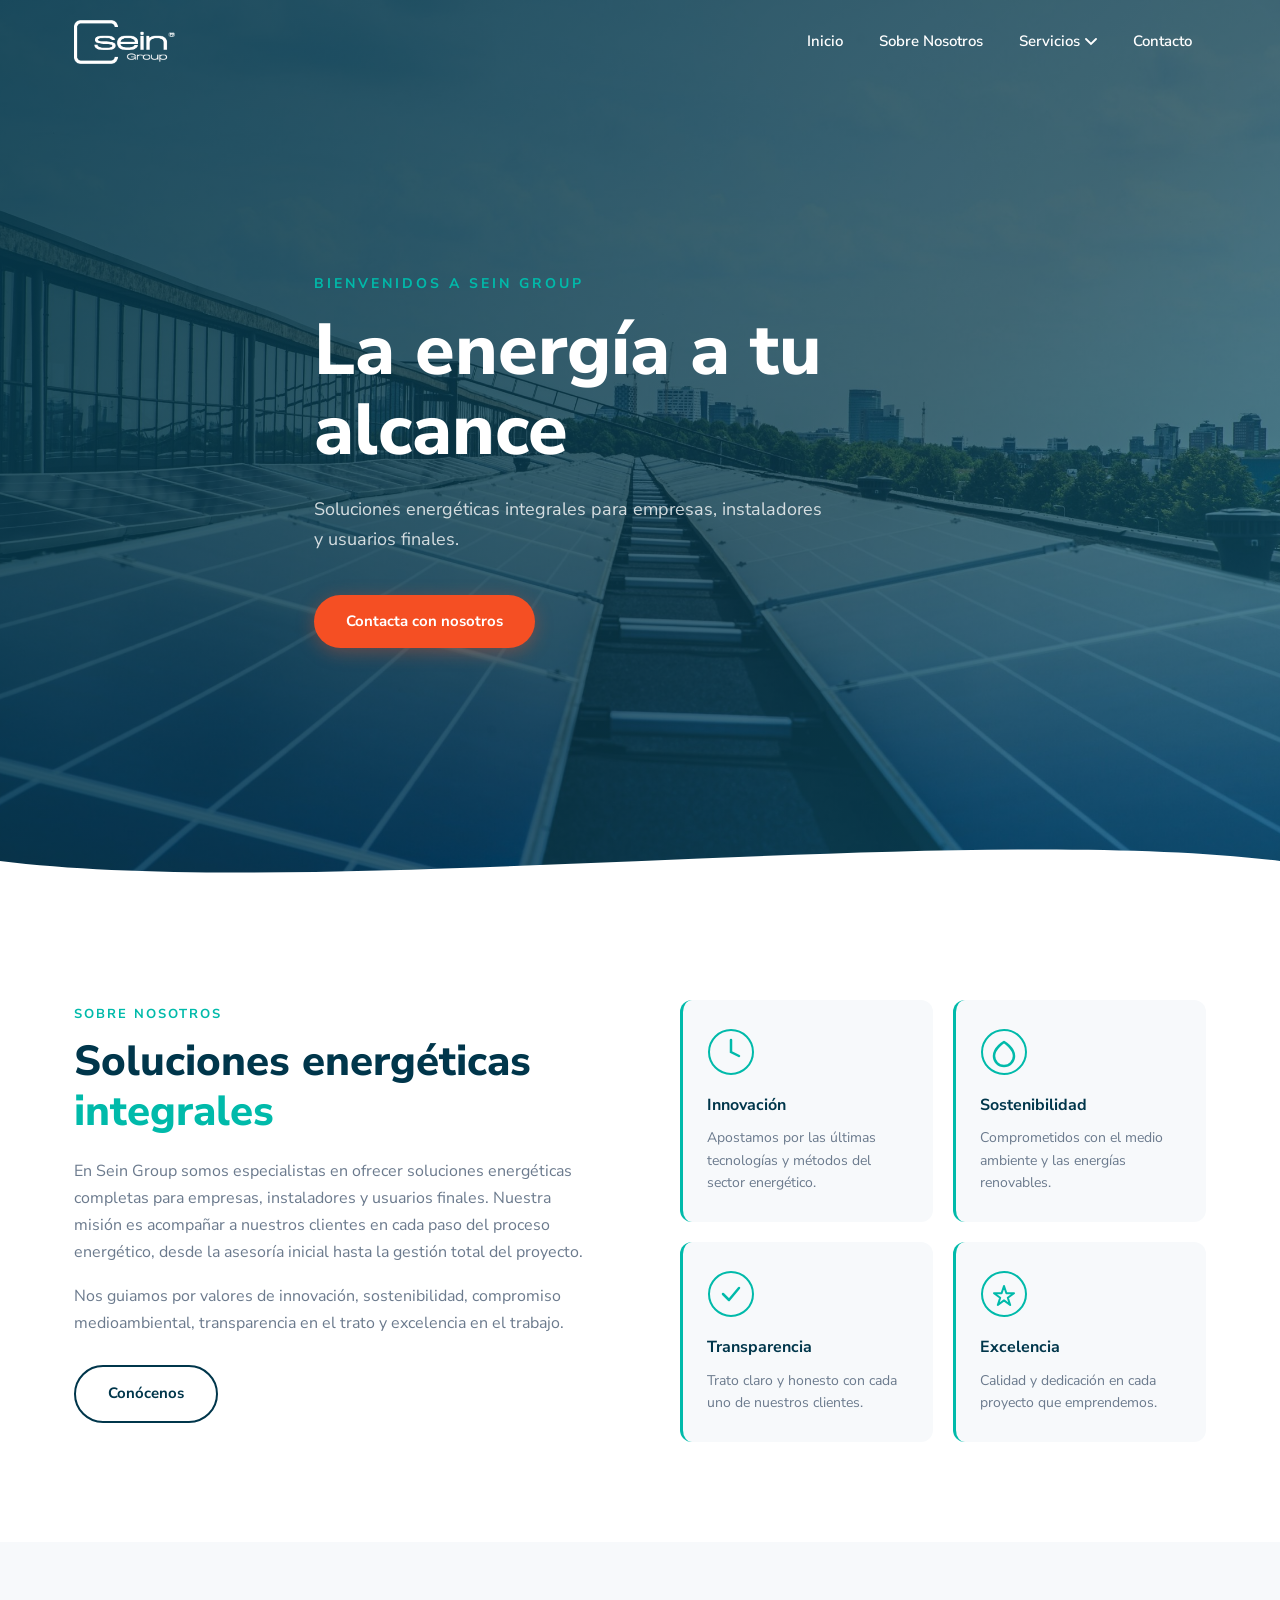
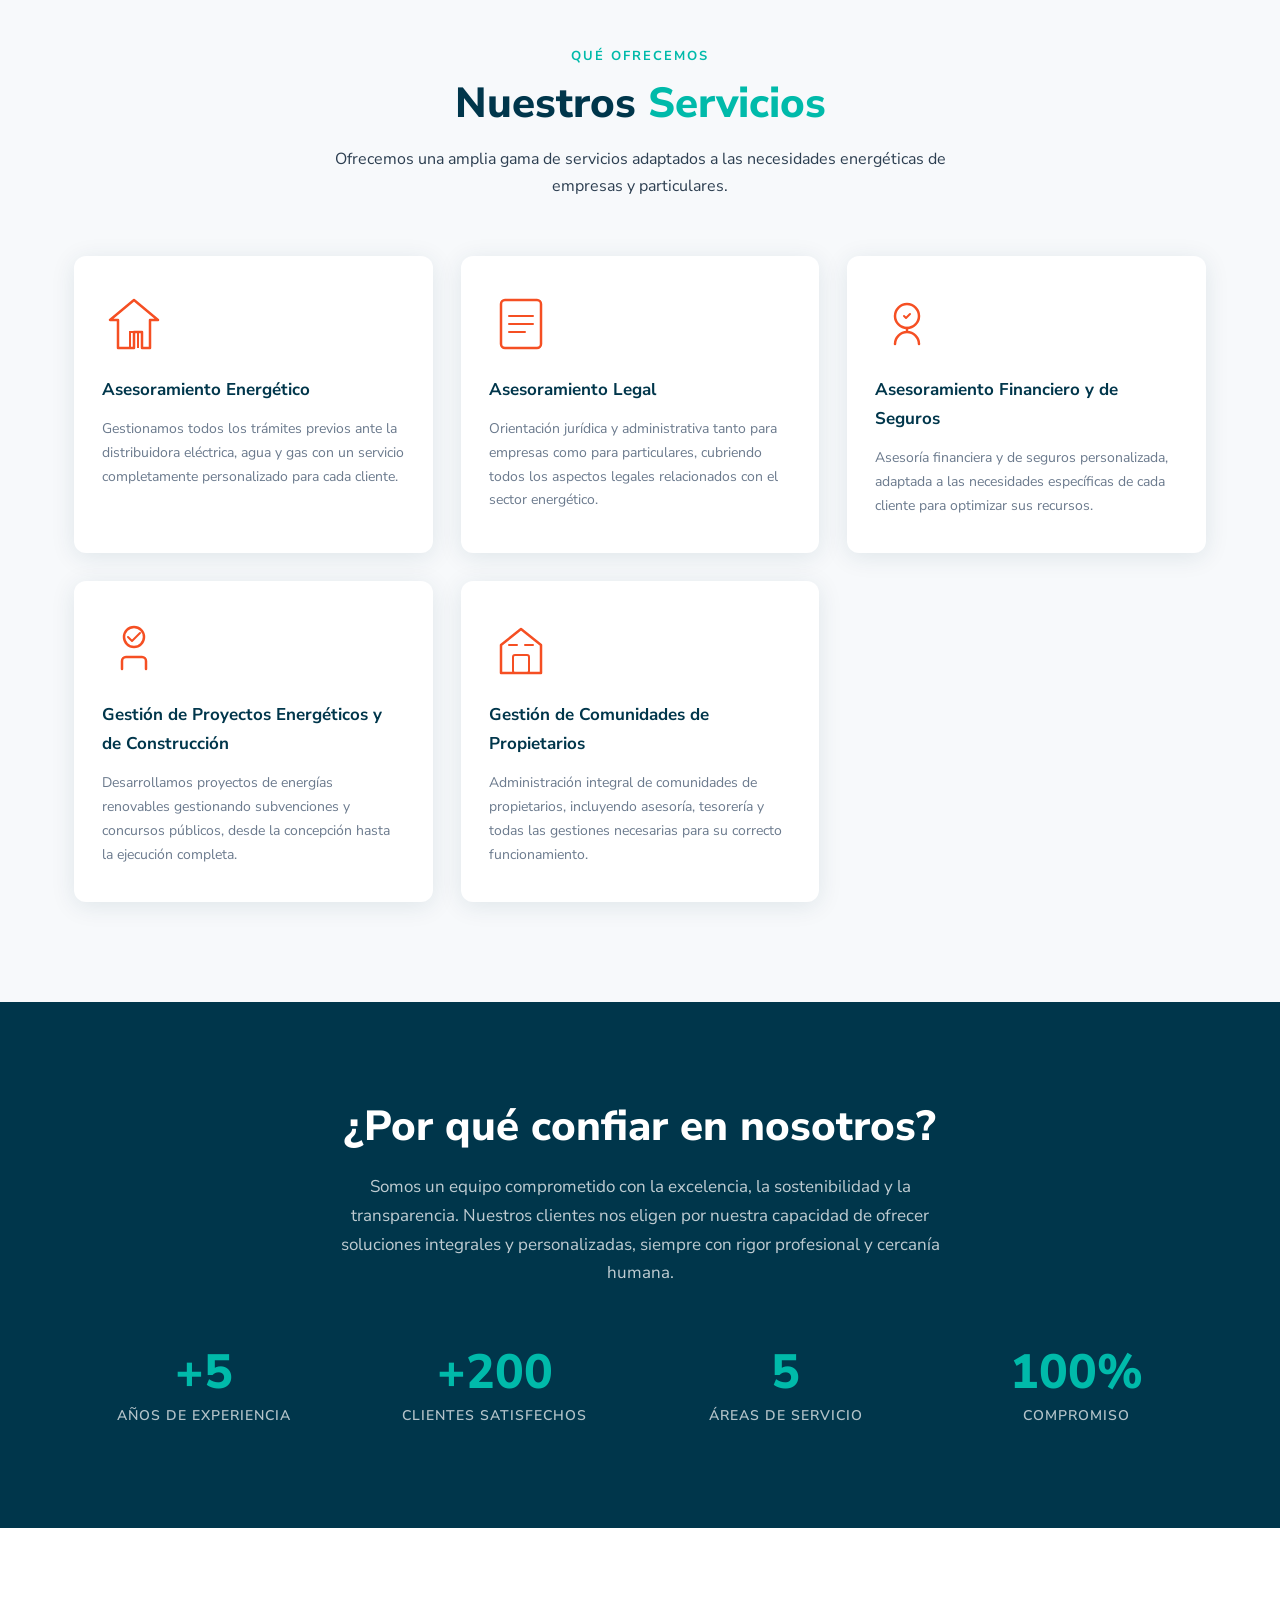
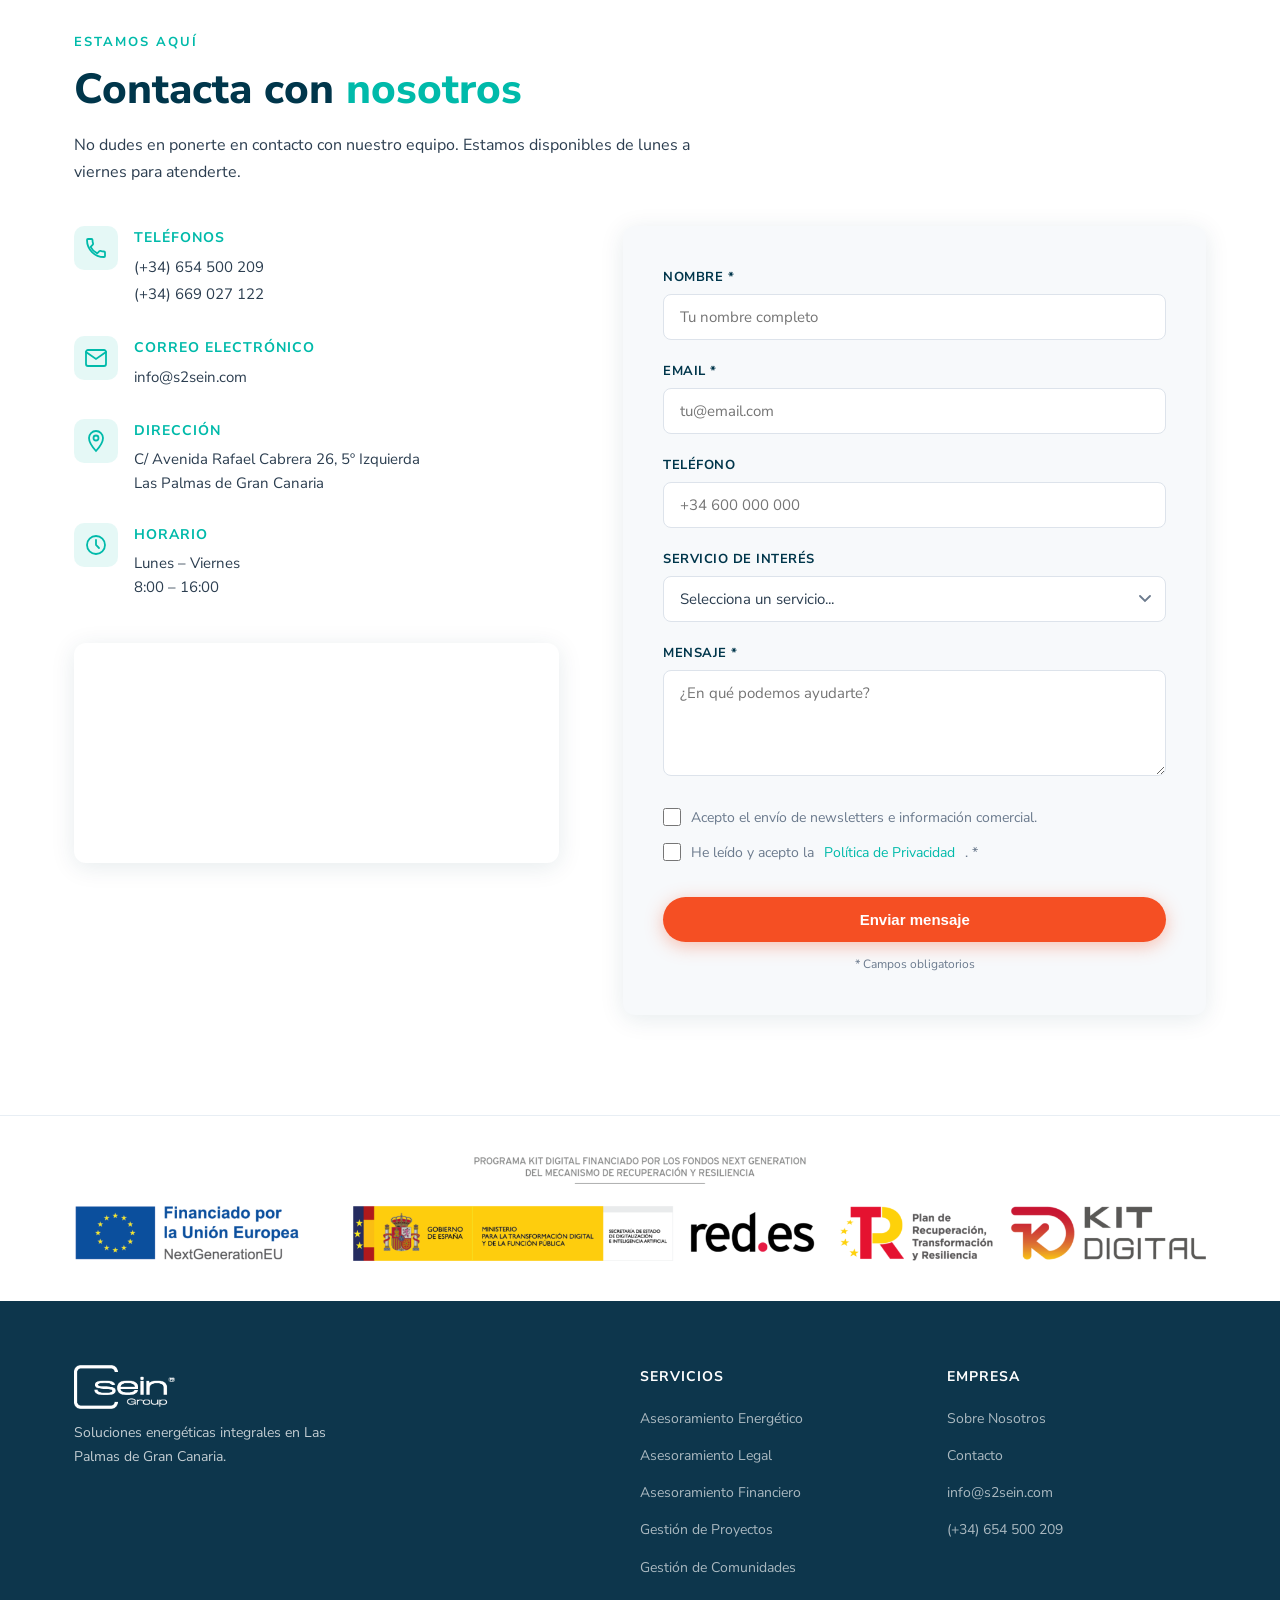
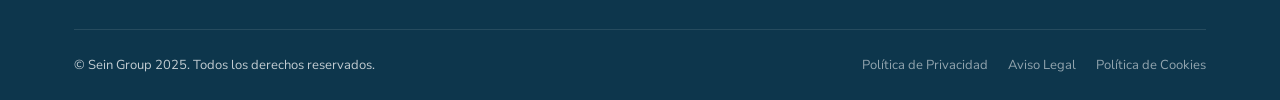
<file: index.html>
<!DOCTYPE html>
<html lang="es">
<head>
  <meta charset="UTF-8" />
  <meta name="theme-color" content="#00364B" />
  <meta name="viewport" content="width=device-width, initial-scale=1.0" />
  <title>Sein Group – La energía a tu alcance</title>
  <meta name="description" content="Sein Group ofrece soluciones energéticas integrales para empresas, instaladores y usuarios finales en Las Palmas de Gran Canaria." />
  <link rel="stylesheet" href="style.css" />
  <link rel="preconnect" href="https://fonts.googleapis.com" />
  <link rel="preconnect" href="https://fonts.gstatic.com" crossorigin />
  <link href="https://fonts.googleapis.com/css2?family=Nunito+Sans:wght@300;400;600;700;800&display=swap" rel="stylesheet" />
</head>
<body>

  <a href="#inicio" class="skip-to-content">Saltar al contenido principal</a>

  <!-- NAVBAR -->
  <header class="navbar" id="navbar">
    <div class="container navbar__inner">
      <a href="#inicio" class="navbar__logo">
        <img src="images/logo.png" alt="Sein Group" class="navbar__logo-img" />
      </a>

      <button class="navbar__toggle" id="menuToggle" aria-label="Abrir menú">
        <span></span><span></span><span></span>
      </button>

      <nav class="navbar__menu" id="navMenu">
        <ul>
          <li><a href="#inicio">Inicio</a></li>
          <li><a href="sobre-nosotros/">Sobre Nosotros</a></li>
          <li class="has-dropdown">
            <a href="servicios/">Servicios <svg width="12" height="8" viewBox="0 0 12 8" fill="none"><path d="M1 1l5 5 5-5" stroke="currentColor" stroke-width="1.8" stroke-linecap="round"/></svg></a>
            <ul class="dropdown">
              <li><a href="asesoria-energetica/">Asesoramiento Energético</a></li>
              <li><a href="servicios/asesoramiento-legal/">Asesoramiento Legal</a></li>
              <li><a href="servicios/asesoramiento-financiero-y-de-seguros/">Asesoramiento Financiero y de Seguros</a></li>
              <li><a href="servicios/gestion-de-proyectos-energeticos-y-de-construccion/">Gestión de Proyectos Energéticos</a></li>
              <li><a href="servicios/gestion-de-comunidades-de-propietarios/">Gestión de Comunidades de Propietarios</a></li>
            </ul>
          </li>
          <li><a href="contacto/">Contacto</a></li>
        </ul>
      </nav>
    </div>
  </header>

  <!-- HERO -->
  <section class="hero" id="inicio">
    <div class="hero__overlay"></div>
    <div class="container hero__content">
      <p class="hero__subtitle">Bienvenidos a Sein Group</p>
      <h1 class="hero__title">La energía a tu alcance</h1>
      <p class="hero__text">Soluciones energéticas integrales para empresas, instaladores y usuarios finales.</p>
      <a href="#contacto" class="btn btn--primary">Contacta con nosotros</a>
    </div>
    <div class="hero__wave">
      <svg viewBox="0 0 1440 80" preserveAspectRatio="none" xmlns="http://www.w3.org/2000/svg">
        <path d="M0,40 C360,80 1080,0 1440,40 L1440,80 L0,80 Z" fill="#ffffff"/>
      </svg>
    </div>
  </section>

  <!-- SOBRE NOSOTROS -->
  <section class="about" id="sobre-nosotros">
    <div class="container about__inner">
      <div class="about__text">
        <span class="section-tag">Sobre Nosotros</span>
        <h2>Soluciones energéticas <span class="highlight">integrales</span></h2>
        <p>En Sein Group somos especialistas en ofrecer soluciones energéticas completas para empresas, instaladores y usuarios finales. Nuestra misión es acompañar a nuestros clientes en cada paso del proceso energético, desde la asesoría inicial hasta la gestión total del proyecto.</p>
        <p>Nos guiamos por valores de innovación, sostenibilidad, compromiso medioambiental, transparencia en el trato y excelencia en el trabajo.</p>
        <a href="sobre-nosotros/" class="btn btn--secondary">Conócenos</a>
      </div>
      <div class="about__values">
        <div class="value-card">
          <div class="value-card__icon">
            <svg viewBox="0 0 48 48" fill="none" xmlns="http://www.w3.org/2000/svg">
              <circle cx="24" cy="24" r="22" stroke="#00BAAA" stroke-width="2"/>
              <path d="M24 12v12l8 4" stroke="#00BAAA" stroke-width="2.5" stroke-linecap="round"/>
            </svg>
          </div>
          <h3>Innovación</h3>
          <p>Apostamos por las últimas tecnologías y métodos del sector energético.</p>
        </div>
        <div class="value-card">
          <div class="value-card__icon">
            <svg viewBox="0 0 48 48" fill="none" xmlns="http://www.w3.org/2000/svg">
              <circle cx="24" cy="24" r="22" stroke="#00BAAA" stroke-width="2"/>
              <path d="M24 14c0 0-10 6-10 14a10 10 0 0020 0c0-8-10-14-10-14z" stroke="#00BAAA" stroke-width="2.5" stroke-linejoin="round"/>
            </svg>
          </div>
          <h3>Sostenibilidad</h3>
          <p>Comprometidos con el medio ambiente y las energías renovables.</p>
        </div>
        <div class="value-card">
          <div class="value-card__icon">
            <svg viewBox="0 0 48 48" fill="none" xmlns="http://www.w3.org/2000/svg">
              <circle cx="24" cy="24" r="22" stroke="#00BAAA" stroke-width="2"/>
              <path d="M16 24l6 6 10-12" stroke="#00BAAA" stroke-width="2.5" stroke-linecap="round" stroke-linejoin="round"/>
            </svg>
          </div>
          <h3>Transparencia</h3>
          <p>Trato claro y honesto con cada uno de nuestros clientes.</p>
        </div>
        <div class="value-card">
          <div class="value-card__icon">
            <svg viewBox="0 0 48 48" fill="none" xmlns="http://www.w3.org/2000/svg">
              <circle cx="24" cy="24" r="22" stroke="#00BAAA" stroke-width="2"/>
              <path d="M24 16l2.4 7.2H34l-6.2 4.6 2.4 7.2L24 30.4l-6.2 4.6 2.4-7.2L14 23.2h7.6L24 16z" stroke="#00BAAA" stroke-width="2" stroke-linejoin="round"/>
            </svg>
          </div>
          <h3>Excelencia</h3>
          <p>Calidad y dedicación en cada proyecto que emprendemos.</p>
        </div>
      </div>
    </div>
  </section>

  <!-- SERVICIOS -->
  <section class="services" id="servicios">
    <div class="container">
      <div class="section-header">
        <span class="section-tag">Qué ofrecemos</span>
        <h2>Nuestros <span class="highlight">Servicios</span></h2>
        <p>Ofrecemos una amplia gama de servicios adaptados a las necesidades energéticas de empresas y particulares.</p>
      </div>
      <div class="services__grid">

        <a href="asesoria-energetica/" class="service-card">
          <div class="service-card__icon">
            <svg viewBox="0 0 64 64" fill="none" xmlns="http://www.w3.org/2000/svg">
              <path d="M32 8L8 28h8v28h16V40h8v16h8V28h8L32 8z" stroke="#F54F23" stroke-width="2.5" stroke-linejoin="round"/>
              <path d="M28 56V40h8v16" stroke="#F54F23" stroke-width="2"/>
            </svg>
          </div>
          <h3>Asesoramiento Energético</h3>
          <p>Gestionamos todos los trámites previos ante la distribuidora eléctrica, agua y gas con un servicio completamente personalizado para cada cliente.</p>
        </a>

        <a href="servicios/asesoramiento-legal/" class="service-card">
          <div class="service-card__icon">
            <svg viewBox="0 0 64 64" fill="none" xmlns="http://www.w3.org/2000/svg">
              <rect x="12" y="8" width="40" height="48" rx="4" stroke="#F54F23" stroke-width="2.5"/>
              <path d="M20 24h24M20 32h24M20 40h16" stroke="#F54F23" stroke-width="2" stroke-linecap="round"/>
            </svg>
          </div>
          <h3>Asesoramiento Legal</h3>
          <p>Orientación jurídica y administrativa tanto para empresas como para particulares, cubriendo todos los aspectos legales relacionados con el sector energético.</p>
        </a>

        <a href="servicios/asesoramiento-financiero-y-de-seguros/" class="service-card">
          <div class="service-card__icon">
            <svg viewBox="0 0 64 64" fill="none" xmlns="http://www.w3.org/2000/svg">
              <circle cx="32" cy="24" r="12" stroke="#F54F23" stroke-width="2.5"/>
              <path d="M32 36v4M20 52c0-6.627 5.373-12 12-12s12 5.373 12 12" stroke="#F54F23" stroke-width="2.5" stroke-linecap="round"/>
              <path d="M29 24l2 2 4-4" stroke="#F54F23" stroke-width="2" stroke-linecap="round" stroke-linejoin="round"/>
            </svg>
          </div>
          <h3>Asesoramiento Financiero y de Seguros</h3>
          <p>Asesoría financiera y de seguros personalizada, adaptada a las necesidades específicas de cada cliente para optimizar sus recursos.</p>
        </a>

        <a href="servicios/gestion-de-proyectos-energeticos-y-de-construccion/" class="service-card">
          <div class="service-card__icon">
            <svg viewBox="0 0 64 64" fill="none" xmlns="http://www.w3.org/2000/svg">
              <circle cx="32" cy="20" r="10" stroke="#F54F23" stroke-width="2.5"/>
              <path d="M20 52V44a4 4 0 014-4h16a4 4 0 014 4v8" stroke="#F54F23" stroke-width="2.5" stroke-linecap="round"/>
              <path d="M26 20l4 4 8-8" stroke="#F54F23" stroke-width="2" stroke-linecap="round" stroke-linejoin="round"/>
            </svg>
          </div>
          <h3>Gestión de Proyectos Energéticos y de Construcción</h3>
          <p>Desarrollamos proyectos de energías renovables gestionando subvenciones y concursos públicos, desde la concepción hasta la ejecución completa.</p>
        </a>

        <a href="servicios/gestion-de-comunidades-de-propietarios/" class="service-card">
          <div class="service-card__icon">
            <svg viewBox="0 0 64 64" fill="none" xmlns="http://www.w3.org/2000/svg">
              <path d="M12 56V28L32 12l20 16v28H12z" stroke="#F54F23" stroke-width="2.5" stroke-linejoin="round"/>
              <rect x="24" y="38" width="16" height="18" rx="2" stroke="#F54F23" stroke-width="2"/>
              <path d="M20 28h8M36 28h8" stroke="#F54F23" stroke-width="2" stroke-linecap="round"/>
            </svg>
          </div>
          <h3>Gestión de Comunidades de Propietarios</h3>
          <p>Administración integral de comunidades de propietarios, incluyendo asesoría, tesorería y todas las gestiones necesarias para su correcto funcionamiento.</p>
        </a>

      </div>
    </div>
  </section>

  <!-- CONFIANZA -->
  <section class="trust">
    <div class="container trust__inner">
      <h2>¿Por qué confiar en nosotros?</h2>
      <p>Somos un equipo comprometido con la excelencia, la sostenibilidad y la transparencia. Nuestros clientes nos eligen por nuestra capacidad de ofrecer soluciones integrales y personalizadas, siempre con rigor profesional y cercanía humana.</p>
      <div class="trust__stats">
        <div class="stat">
          <span class="stat__number">+5</span>
          <span class="stat__label">Años de experiencia</span>
        </div>
        <div class="stat">
          <span class="stat__number">+200</span>
          <span class="stat__label">Clientes satisfechos</span>
        </div>
        <div class="stat">
          <span class="stat__number">5</span>
          <span class="stat__label">Áreas de servicio</span>
        </div>
        <div class="stat">
          <span class="stat__number">100%</span>
          <span class="stat__label">Compromiso</span>
        </div>
      </div>
    </div>
  </section>

  <!-- CONTACTO -->
  <section class="contact" id="contacto">
    <div class="container contact__inner">
      <div class="section-header section-header--left">
        <span class="section-tag">Estamos aquí</span>
        <h2>Contacta con <span class="highlight">nosotros</span></h2>
        <p>No dudes en ponerte en contacto con nuestro equipo. Estamos disponibles de lunes a viernes para atenderte.</p>
      </div>
      <div class="contact__grid">
        <div class="contact__info">
          <div class="contact-item">
            <div class="contact-item__icon">
              <svg viewBox="0 0 24 24" fill="none" xmlns="http://www.w3.org/2000/svg">
                <path d="M6.62 10.79a15.05 15.05 0 006.59 6.59l2.2-2.2a1 1 0 011.01-.24 11.47 11.47 0 003.58.57 1 1 0 011 1V20a1 1 0 01-1 1A17 17 0 013 4a1 1 0 011-1h3.5a1 1 0 011 1c0 1.25.2 2.45.57 3.58a1 1 0 01-.25 1.01l-2.2 2.2z" stroke="#00BAAA" stroke-width="1.8" stroke-linecap="round" stroke-linejoin="round"/>
              </svg>
            </div>
            <div>
              <h4>Teléfonos</h4>
              <a href="tel:+34654500209">(+34) 654 500 209</a><br/>
              <a href="tel:+34669027122">(+34) 669 027 122</a>
            </div>
          </div>
          <div class="contact-item">
            <div class="contact-item__icon">
              <svg viewBox="0 0 24 24" fill="none" xmlns="http://www.w3.org/2000/svg">
                <path d="M20 4H4a2 2 0 00-2 2v12a2 2 0 002 2h16a2 2 0 002-2V6a2 2 0 00-2-2z" stroke="#00BAAA" stroke-width="1.8"/>
                <path d="M22 6l-10 7L2 6" stroke="#00BAAA" stroke-width="1.8" stroke-linecap="round"/>
              </svg>
            </div>
            <div>
              <h4>Correo electrónico</h4>
              <a href="mailto:info@s2sein.com">info@s2sein.com</a>
            </div>
          </div>
          <div class="contact-item">
            <div class="contact-item__icon">
              <svg viewBox="0 0 24 24" fill="none" xmlns="http://www.w3.org/2000/svg">
                <path d="M12 2C8.13 2 5 5.13 5 9c0 5.25 7 13 7 13s7-7.75 7-13c0-3.87-3.13-7-7-7z" stroke="#00BAAA" stroke-width="1.8"/>
                <circle cx="12" cy="9" r="2.5" stroke="#00BAAA" stroke-width="1.8"/>
              </svg>
            </div>
            <div>
              <h4>Dirección</h4>
              <p>C/ Avenida Rafael Cabrera 26, 5º Izquierda<br/>Las Palmas de Gran Canaria</p>
            </div>
          </div>
          <div class="contact-item">
            <div class="contact-item__icon">
              <svg viewBox="0 0 24 24" fill="none" xmlns="http://www.w3.org/2000/svg">
                <circle cx="12" cy="12" r="9" stroke="#00BAAA" stroke-width="1.8"/>
                <path d="M12 7v5l3 3" stroke="#00BAAA" stroke-width="1.8" stroke-linecap="round"/>
              </svg>
            </div>
            <div>
              <h4>Horario</h4>
              <p>Lunes – Viernes<br/>8:00 – 16:00</p>
            </div>
          </div>

          <div style="margin-top:16px; border-radius:12px; overflow:hidden; box-shadow:var(--shadow);">
            <iframe
              title="Ubicación Sein Group"
              src="https://www.google.com/maps/embed?pb=!1m18!1m12!1m3!1d3522.6!2d-15.4185!3d28.1!2m3!1f0!2f0!3f0!3m2!1i1024!2i768!4f13.1!3m3!1m2!1s0x0%3A0x0!2zMjjCsDA2JzAwLjAiTiAxNcKwMjUnMDYuNiJX!5e0!3m2!1ses!2ses!4v1"
              width="100%"
              height="220"
              style="border:0;display:block;"
              allowfullscreen=""
              loading="lazy"
              referrerpolicy="no-referrer-when-downgrade" sandbox="allow-scripts allow-same-origin">
            </iframe>
          </div>
        </div>

        <form class="contact__form" action="https://formspree.io/f/XXXXXXXX" method="POST">
          <!-- Reemplaza XXXXXXXX con tu endpoint de Formspree -->
          <div class="form-group">
            <label for="nombre">Nombre *</label>
            <input type="text" id="nombre" name="nombre" placeholder="Tu nombre completo" required autocomplete="name" required />
          </div>
          <div class="form-group">
            <label for="email">Email *</label>
            <input type="email" id="email" name="email" placeholder="tu@email.com" required autocomplete="email" required />
          </div>
          <div class="form-group">
            <label for="telefono">Teléfono</label>
            <input type="tel" id="telefono" name="telefono" placeholder="+34 600 000 000" autocomplete="tel" />
          </div>
          <div class="form-group">
            <label for="servicio">Servicio de interés</label>
            <select id="servicio" name="servicio">
              <option value="">Selecciona un servicio...</option>
              <option value="energetico">Asesoramiento Energético</option>
              <option value="legal">Asesoramiento Legal</option>
              <option value="financiero">Asesoramiento Financiero y de Seguros</option>
              <option value="proyectos">Gestión de Proyectos Energéticos</option>
              <option value="comunidades">Gestión de Comunidades de Propietarios</option>
              <option value="otro">Otro</option>
            </select>
          </div>
          <div class="form-group">
            <label for="mensaje">Mensaje *</label>
            <textarea id="mensaje" name="mensaje" rows="4" placeholder="¿En qué podemos ayudarte?" required></textarea>
          </div>
          <div class="contact-checkboxes">
            <label class="form-check">
              <input type="checkbox" name="newsletter" />
              Acepto el envío de newsletters e información comercial.
            </label>
            <label class="form-check">
              <input type="checkbox" name="privacidad" required />
              He leído y acepto la <a href="politica-de-privacidad/" style="color:var(--teal);">Política de Privacidad</a>. *
            </label>
          </div>
          <button type="submit" class="btn btn--primary btn--full" style="margin-top:20px;">Enviar mensaje</button>
          <p style="font-size:12px;color:var(--text-light);margin-top:12px;text-align:center;">* Campos obligatorios</p>
        </form>
      </div>
    </div>
  </section>

  <!-- KIT DIGITAL -->
  <div class="kit-digital-banner">
    <div class="container">
      <img src="images/kit-digital.png" alt="Cofinanciado por Kit Digital - NextGenerationEU" />
    </div>
  </div>

  <!-- FOOTER -->
  <footer class="footer">
    <div class="container footer__inner">
      <div class="footer__top">
        <div class="footer__brand">
          <a href="#inicio" class="navbar__logo">
            <img src="images/logo.png" alt="Sein Group" class="navbar__logo-img" />
          </a>
          <p>Soluciones energéticas integrales en Las Palmas de Gran Canaria.</p>
        </div>
        <div class="footer__links">
          <h4>Servicios</h4>
          <ul>
            <li><a href="asesoria-energetica/">Asesoramiento Energético</a></li>
            <li><a href="servicios/asesoramiento-legal/">Asesoramiento Legal</a></li>
            <li><a href="servicios/asesoramiento-financiero-y-de-seguros/">Asesoramiento Financiero</a></li>
            <li><a href="servicios/gestion-de-proyectos-energeticos-y-de-construccion/">Gestión de Proyectos</a></li>
            <li><a href="servicios/gestion-de-comunidades-de-propietarios/">Gestión de Comunidades</a></li>
          </ul>
        </div>
        <div class="footer__links">
          <h4>Empresa</h4>
          <ul>
            <li><a href="sobre-nosotros/">Sobre Nosotros</a></li>
            <li><a href="contacto/">Contacto</a></li>
            <li><a href="mailto:info@s2sein.com">info@s2sein.com</a></li>
            <li><a href="tel:+34654500209">(+34) 654 500 209</a></li>
          </ul>
        </div>
      </div>
      <div class="footer__bottom">
        <p>© Sein Group 2025. Todos los derechos reservados.</p>
        <div class="footer__legal">
          <a href="politica-de-privacidad/">Política de Privacidad</a>
          <a href="aviso-legal/">Aviso Legal</a>
          <a href="politica-de-cookies/">Política de Cookies</a>
        </div>
      </div>
    </div>
  </footer>

  <script>
    // Navbar scroll effect
    window.addEventListener('scroll', () => {
      document.getElementById('navbar').classList.toggle('scrolled', window.scrollY > 50);
    });

    // Mobile menu toggle
    document.getElementById('menuToggle').addEventListener('click', () => {
      document.getElementById('navMenu').classList.toggle('open');
    });

    // Smooth scroll for anchor links
    document.querySelectorAll('a[href^="#"]').forEach(a => {
      a.addEventListener('click', e => {
        const target = document.querySelector(a.getAttribute('href'));
        if (target) {
          e.preventDefault();
          document.getElementById('navMenu').classList.remove('open');
          target.scrollIntoView({ behavior: 'smooth', block: 'start' });
        }
      });
    });
  </script>
</body>
</html>
</file>
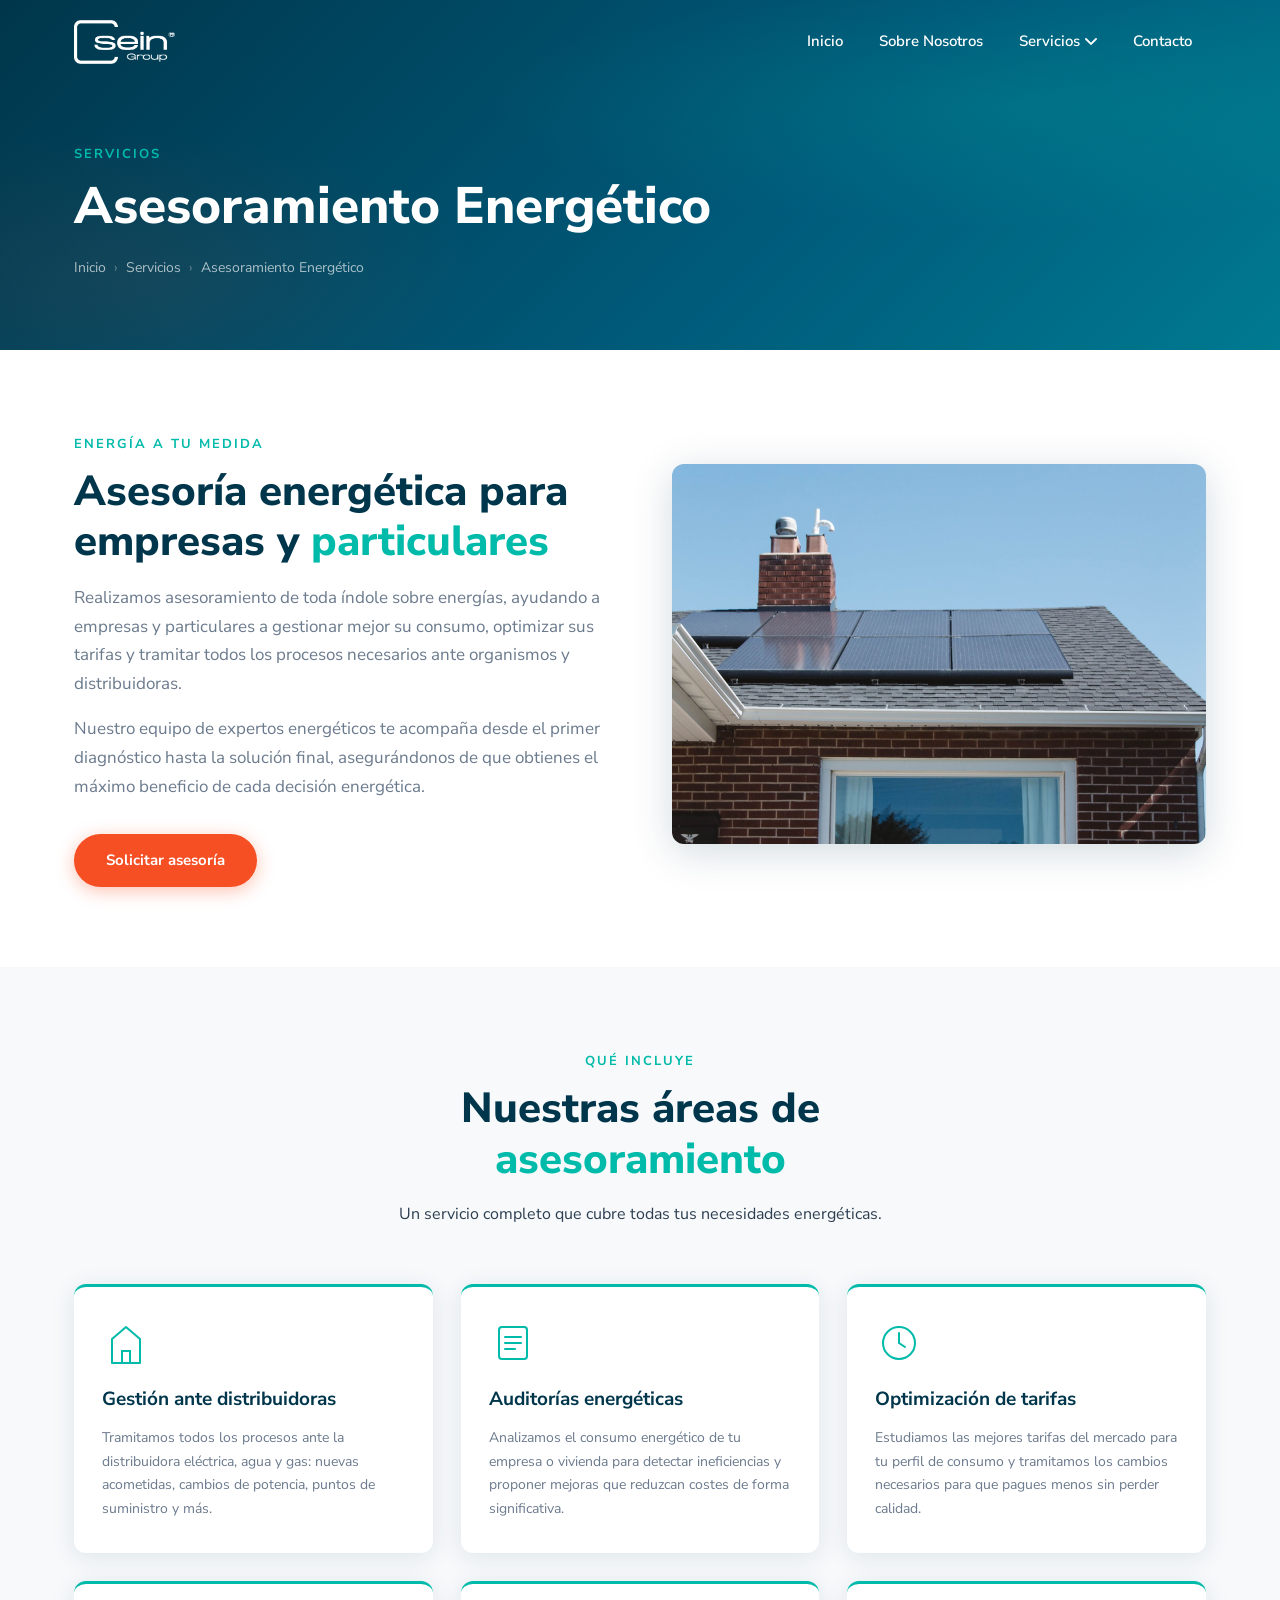
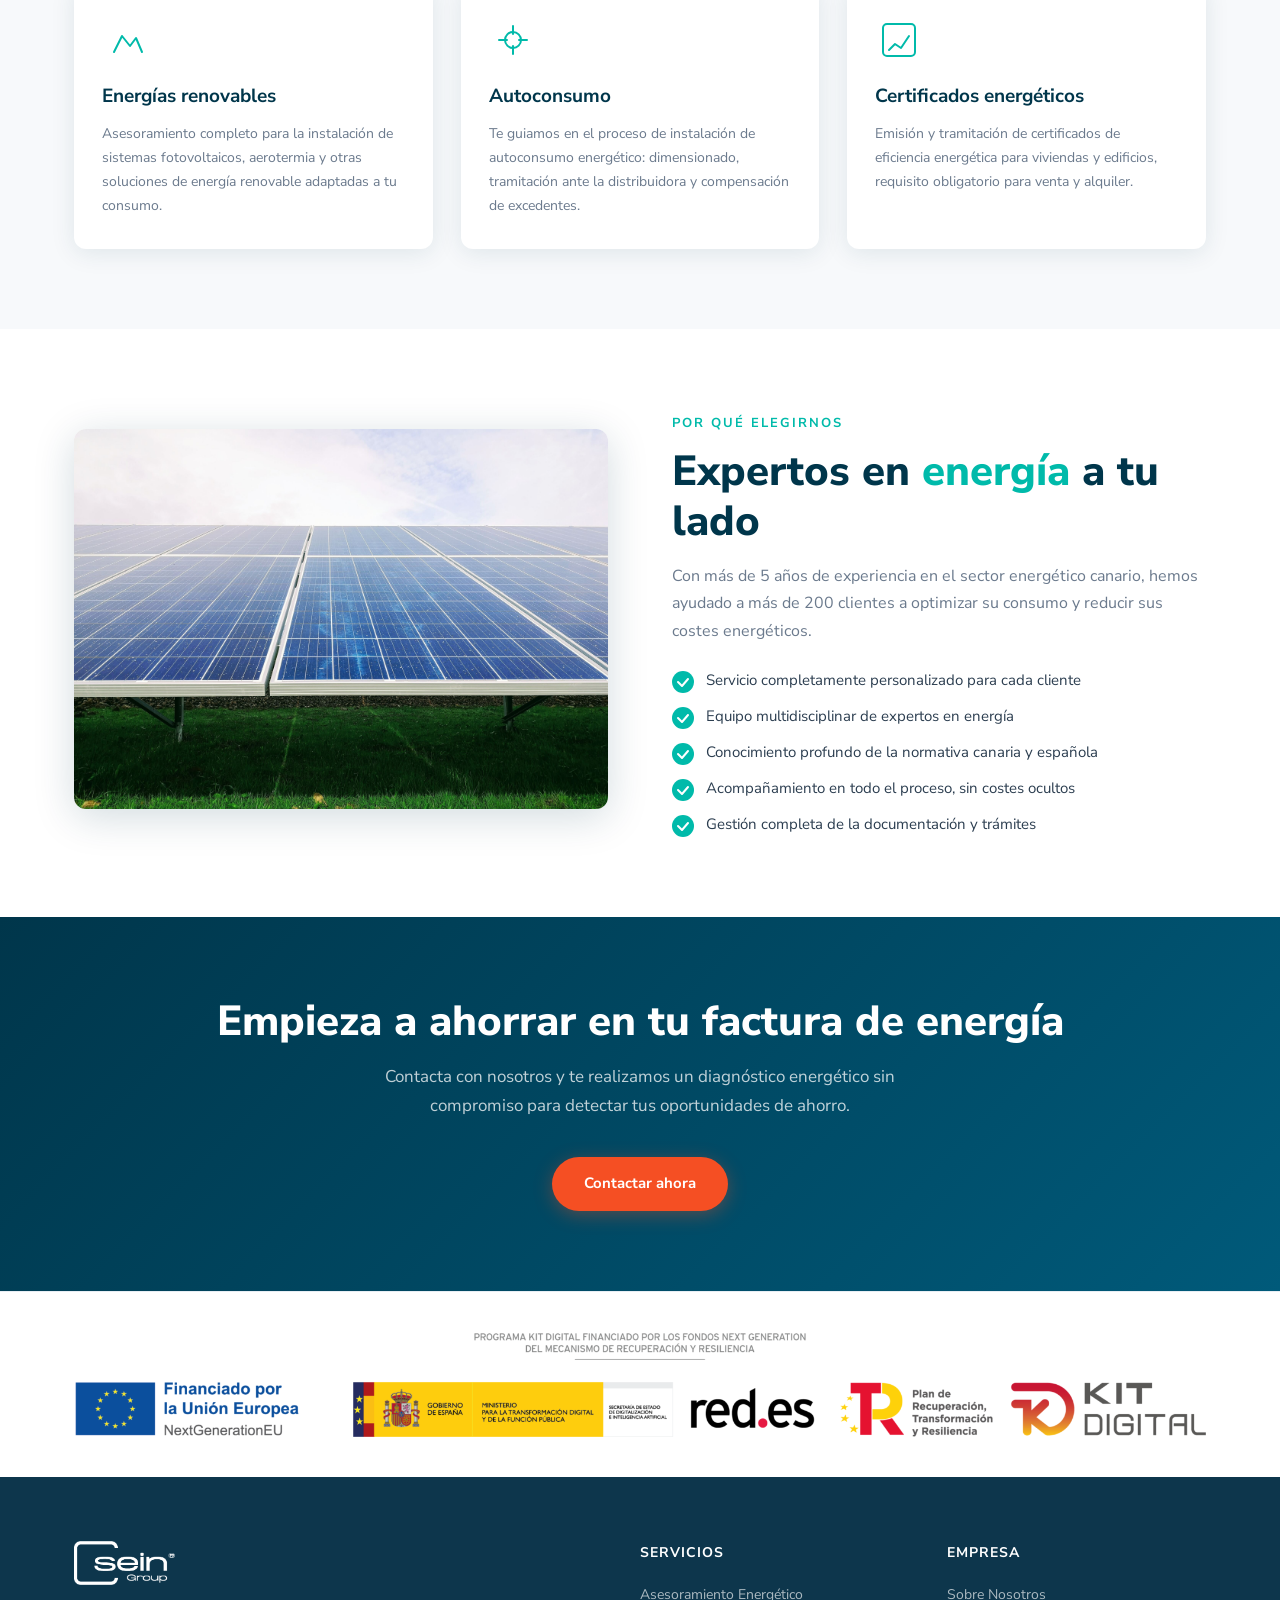
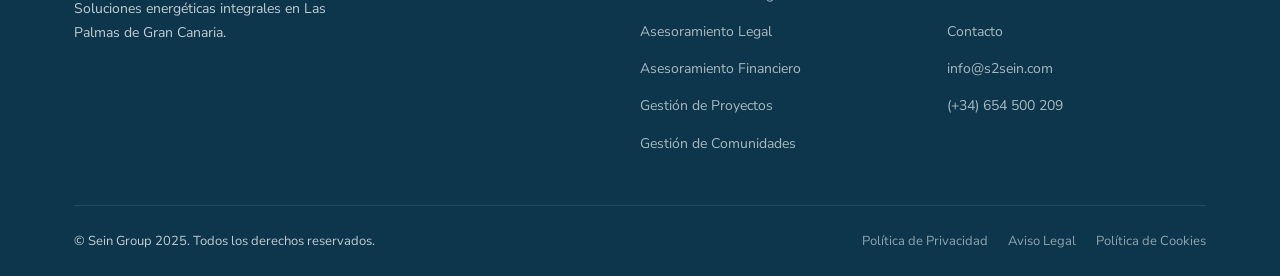
<file: asesoria-energetica/index.html>
<!DOCTYPE html>
<html lang="es">
<head>
  <meta charset="UTF-8" />
  <meta name="theme-color" content="#00364B" />
  <meta name="viewport" content="width=device-width, initial-scale=1.0" />
  <title>Asesoramiento Energético – Sein Group</title>
  <meta name="description" content="Asesoría energética para empresas y particulares en Las Palmas. Auditorías, gestión de contratos y tramitación ante distribuidoras eléctricas." />
  <link rel="stylesheet" href="../style.css" />
  <link rel="preconnect" href="https://fonts.googleapis.com" />
  <link rel="preconnect" href="https://fonts.gstatic.com" crossorigin />
  <link href="https://fonts.googleapis.com/css2?family=Nunito+Sans:wght@300;400;600;700;800&display=swap" rel="stylesheet" />
</head>
<body>

  <a href="#main-content" class="skip-to-content">Saltar al contenido principal</a>

  <!-- NAVBAR -->
  <header class="navbar" id="navbar">
    <div class="container navbar__inner">
      <a href="../" class="navbar__logo">
        <img src="../images/logo.png" alt="Sein Group" class="navbar__logo-img" />
      </a>
      <button class="navbar__toggle" id="menuToggle" aria-label="Abrir menú">
        <span></span><span></span><span></span>
      </button>
      <nav class="navbar__menu" id="navMenu">
        <ul>
          <li><a href="../">Inicio</a></li>
          <li><a href="../sobre-nosotros/">Sobre Nosotros</a></li>
          <li class="has-dropdown">
            <a href="../servicios/">Servicios <svg width="12" height="8" viewBox="0 0 12 8" fill="none"><path d="M1 1l5 5 5-5" stroke="currentColor" stroke-width="1.8" stroke-linecap="round"/></svg></a>
            <ul class="dropdown">
              <li><a href="../asesoria-energetica/">Asesoramiento Energético</a></li>
              <li><a href="../servicios/asesoramiento-legal/">Asesoramiento Legal</a></li>
              <li><a href="../servicios/asesoramiento-financiero-y-de-seguros/">Asesoramiento Financiero y de Seguros</a></li>
              <li><a href="../servicios/gestion-de-proyectos-energeticos-y-de-construccion/">Gestión de Proyectos Energéticos</a></li>
              <li><a href="../servicios/gestion-de-comunidades-de-propietarios/">Gestión de Comunidades de Propietarios</a></li>
            </ul>
          </li>
          <li><a href="../contacto/">Contacto</a></li>
        </ul>
      </nav>
    </div>
  </header>

  <!-- PAGE HERO -->
  <section class="page-hero" id="main-content">
    <div class="container page-hero__content">
      <span class="page-hero__tag">Servicios</span>
      <h1 class="page-hero__title">Asesoramiento Energético</h1>
      <nav class="breadcrumb" aria-label="Breadcrumb">
        <a href="../">Inicio</a>
        <span class="breadcrumb__sep">›</span>
        <a href="../servicios/">Servicios</a>
        <span class="breadcrumb__sep">›</span>
        <span>Asesoramiento Energético</span>
      </nav>
    </div>
  </section>

  <!-- INTRO -->
  <section class="page-section">
    <div class="container">
      <div class="two-col">
        <div class="two-col__text page-intro">
          <span class="section-tag">Energía a tu medida</span>
          <h2>Asesoría energética para empresas y <span class="highlight">particulares</span></h2>
          <p>Realizamos asesoramiento de toda índole sobre energías, ayudando a empresas y particulares a gestionar mejor su consumo, optimizar sus tarifas y tramitar todos los procesos necesarios ante organismos y distribuidoras.</p>
          <p>Nuestro equipo de expertos energéticos te acompaña desde el primer diagnóstico hasta la solución final, asegurándonos de que obtienes el máximo beneficio de cada decisión energética.</p>
          <a href="../contacto/" class="btn btn--primary" style="margin-top:16px;">Solicitar asesoría</a>
        </div>
        <div class="two-col__img">
          <img src="../images/hero-solar.jpg" alt="Instalación solar fotovoltaica" loading="lazy" />
        </div>
      </div>
    </div>
  </section>

  <!-- SERVICIOS DETALLE -->
  <section class="page-section page-section--gray">
    <div class="container">
      <div class="section-header">
        <span class="section-tag">Qué incluye</span>
        <h2>Nuestras áreas de <span class="highlight">asesoramiento</span></h2>
        <p>Un servicio completo que cubre todas tus necesidades energéticas.</p>
      </div>
      <div class="cards-grid">
        <div class="info-card">
          <div class="info-card__icon">
            <svg viewBox="0 0 48 48" fill="none" xmlns="http://www.w3.org/2000/svg">
              <path d="M24 8L10 20v24h28V20L24 8z" stroke="#00BAAA" stroke-width="2" stroke-linejoin="round"/>
              <path d="M20 44V32h8v12" stroke="#00BAAA" stroke-width="2"/>
            </svg>
          </div>
          <h3>Gestión ante distribuidoras</h3>
          <p>Tramitamos todos los procesos ante la distribuidora eléctrica, agua y gas: nuevas acometidas, cambios de potencia, puntos de suministro y más.</p>
        </div>
        <div class="info-card">
          <div class="info-card__icon">
            <svg viewBox="0 0 48 48" fill="none" xmlns="http://www.w3.org/2000/svg">
              <rect x="10" y="8" width="28" height="32" rx="3" stroke="#00BAAA" stroke-width="2"/>
              <path d="M16 18h16M16 24h16M16 30h10" stroke="#00BAAA" stroke-width="2" stroke-linecap="round"/>
            </svg>
          </div>
          <h3>Auditorías energéticas</h3>
          <p>Analizamos el consumo energético de tu empresa o vivienda para detectar ineficiencias y proponer mejoras que reduzcan costes de forma significativa.</p>
        </div>
        <div class="info-card">
          <div class="info-card__icon">
            <svg viewBox="0 0 48 48" fill="none" xmlns="http://www.w3.org/2000/svg">
              <circle cx="24" cy="24" r="16" stroke="#00BAAA" stroke-width="2"/>
              <path d="M24 14v10l6 4" stroke="#00BAAA" stroke-width="2" stroke-linecap="round"/>
            </svg>
          </div>
          <h3>Optimización de tarifas</h3>
          <p>Estudiamos las mejores tarifas del mercado para tu perfil de consumo y tramitamos los cambios necesarios para que pagues menos sin perder calidad.</p>
        </div>
        <div class="info-card">
          <div class="info-card__icon">
            <svg viewBox="0 0 48 48" fill="none" xmlns="http://www.w3.org/2000/svg">
              <path d="M12 36l8-16 8 10 6-8 6 14" stroke="#00BAAA" stroke-width="2" stroke-linecap="round" stroke-linejoin="round"/>
            </svg>
          </div>
          <h3>Energías renovables</h3>
          <p>Asesoramiento completo para la instalación de sistemas fotovoltaicos, aerotermia y otras soluciones de energía renovable adaptadas a tu consumo.</p>
        </div>
        <div class="info-card">
          <div class="info-card__icon">
            <svg viewBox="0 0 48 48" fill="none" xmlns="http://www.w3.org/2000/svg">
              <path d="M24 10v8M10 24h8M30 24h8M24 30v8" stroke="#00BAAA" stroke-width="2" stroke-linecap="round"/>
              <circle cx="24" cy="24" r="8" stroke="#00BAAA" stroke-width="2"/>
            </svg>
          </div>
          <h3>Autoconsumo</h3>
          <p>Te guiamos en el proceso de instalación de autoconsumo energético: dimensionado, tramitación ante la distribuidora y compensación de excedentes.</p>
        </div>
        <div class="info-card">
          <div class="info-card__icon">
            <svg viewBox="0 0 48 48" fill="none" xmlns="http://www.w3.org/2000/svg">
              <path d="M14 34l6-6 6 4 8-12" stroke="#00BAAA" stroke-width="2" stroke-linecap="round" stroke-linejoin="round"/>
              <rect x="8" y="8" width="32" height="32" rx="4" stroke="#00BAAA" stroke-width="2"/>
            </svg>
          </div>
          <h3>Certificados energéticos</h3>
          <p>Emisión y tramitación de certificados de eficiencia energética para viviendas y edificios, requisito obligatorio para venta y alquiler.</p>
        </div>
      </div>
    </div>
  </section>

  <!-- POR QUÉ ELEGIRNOS -->
  <section class="page-section">
    <div class="container">
      <div class="two-col">
        <div class="two-col__img">
          <img src="../images/solar2.jpg" alt="Paneles solares en instalación" loading="lazy" />
        </div>
        <div class="two-col__text">
          <span class="section-tag">Por qué elegirnos</span>
          <h2>Expertos en <span class="highlight">energía</span> a tu lado</h2>
          <p>Con más de 5 años de experiencia en el sector energético canario, hemos ayudado a más de 200 clientes a optimizar su consumo y reducir sus costes energéticos.</p>
          <ul class="feature-list">
            <li>Servicio completamente personalizado para cada cliente</li>
            <li>Equipo multidisciplinar de expertos en energía</li>
            <li>Conocimiento profundo de la normativa canaria y española</li>
            <li>Acompañamiento en todo el proceso, sin costes ocultos</li>
            <li>Gestión completa de la documentación y trámites</li>
          </ul>
        </div>
      </div>
    </div>
  </section>

  <!-- CTA -->
  <section class="cta-section">
    <div class="container">
      <h2>Empieza a ahorrar en tu factura de energía</h2>
      <p>Contacta con nosotros y te realizamos un diagnóstico energético sin compromiso para detectar tus oportunidades de ahorro.</p>
      <a href="../contacto/" class="btn btn--primary">Contactar ahora</a>
    </div>
  </section>


  <!-- KIT DIGITAL -->
  <div class="kit-digital-banner">
    <div class="container">
      <img src="../images/kit-digital.png" alt="Cofinanciado por Kit Digital - NextGenerationEU" />
    </div>
  </div>
  <!-- FOOTER -->
  <footer class="footer">
    <div class="container footer__inner">
      <div class="footer__top">
        <div class="footer__brand">
          <a href="../" class="navbar__logo">
            <img src="../images/logo.png" alt="Sein Group" class="navbar__logo-img" />
          </a>
          <p>Soluciones energéticas integrales en Las Palmas de Gran Canaria.</p>
        </div>
        <div class="footer__links">
          <h4>Servicios</h4>
          <ul>
            <li><a href="../asesoria-energetica/">Asesoramiento Energético</a></li>
            <li><a href="../servicios/asesoramiento-legal/">Asesoramiento Legal</a></li>
            <li><a href="../servicios/asesoramiento-financiero-y-de-seguros/">Asesoramiento Financiero</a></li>
            <li><a href="../servicios/gestion-de-proyectos-energeticos-y-de-construccion/">Gestión de Proyectos</a></li>
            <li><a href="../servicios/gestion-de-comunidades-de-propietarios/">Gestión de Comunidades</a></li>
          </ul>
        </div>
        <div class="footer__links">
          <h4>Empresa</h4>
          <ul>
            <li><a href="../sobre-nosotros/">Sobre Nosotros</a></li>
            <li><a href="../contacto/">Contacto</a></li>
            <li><a href="mailto:info@s2sein.com">info@s2sein.com</a></li>
            <li><a href="tel:+34654500209">(+34) 654 500 209</a></li>
          </ul>
        </div>
      </div>
      <div class="footer__bottom">
        <p>© Sein Group 2025. Todos los derechos reservados.</p>
        <div class="footer__legal">
          <a href="../politica-de-privacidad/">Política de Privacidad</a>
          <a href="../aviso-legal/">Aviso Legal</a>
          <a href="../politica-de-cookies/">Política de Cookies</a>
        </div>
      </div>
    </div>
  </footer>

  <script>
    window.addEventListener('scroll', () => {
      document.getElementById('navbar').classList.toggle('scrolled', window.scrollY > 50);
    });
    document.getElementById('menuToggle').addEventListener('click', () => {
      document.getElementById('navMenu').classList.toggle('open');
    });
  </script>
</body>
</html>
</file>
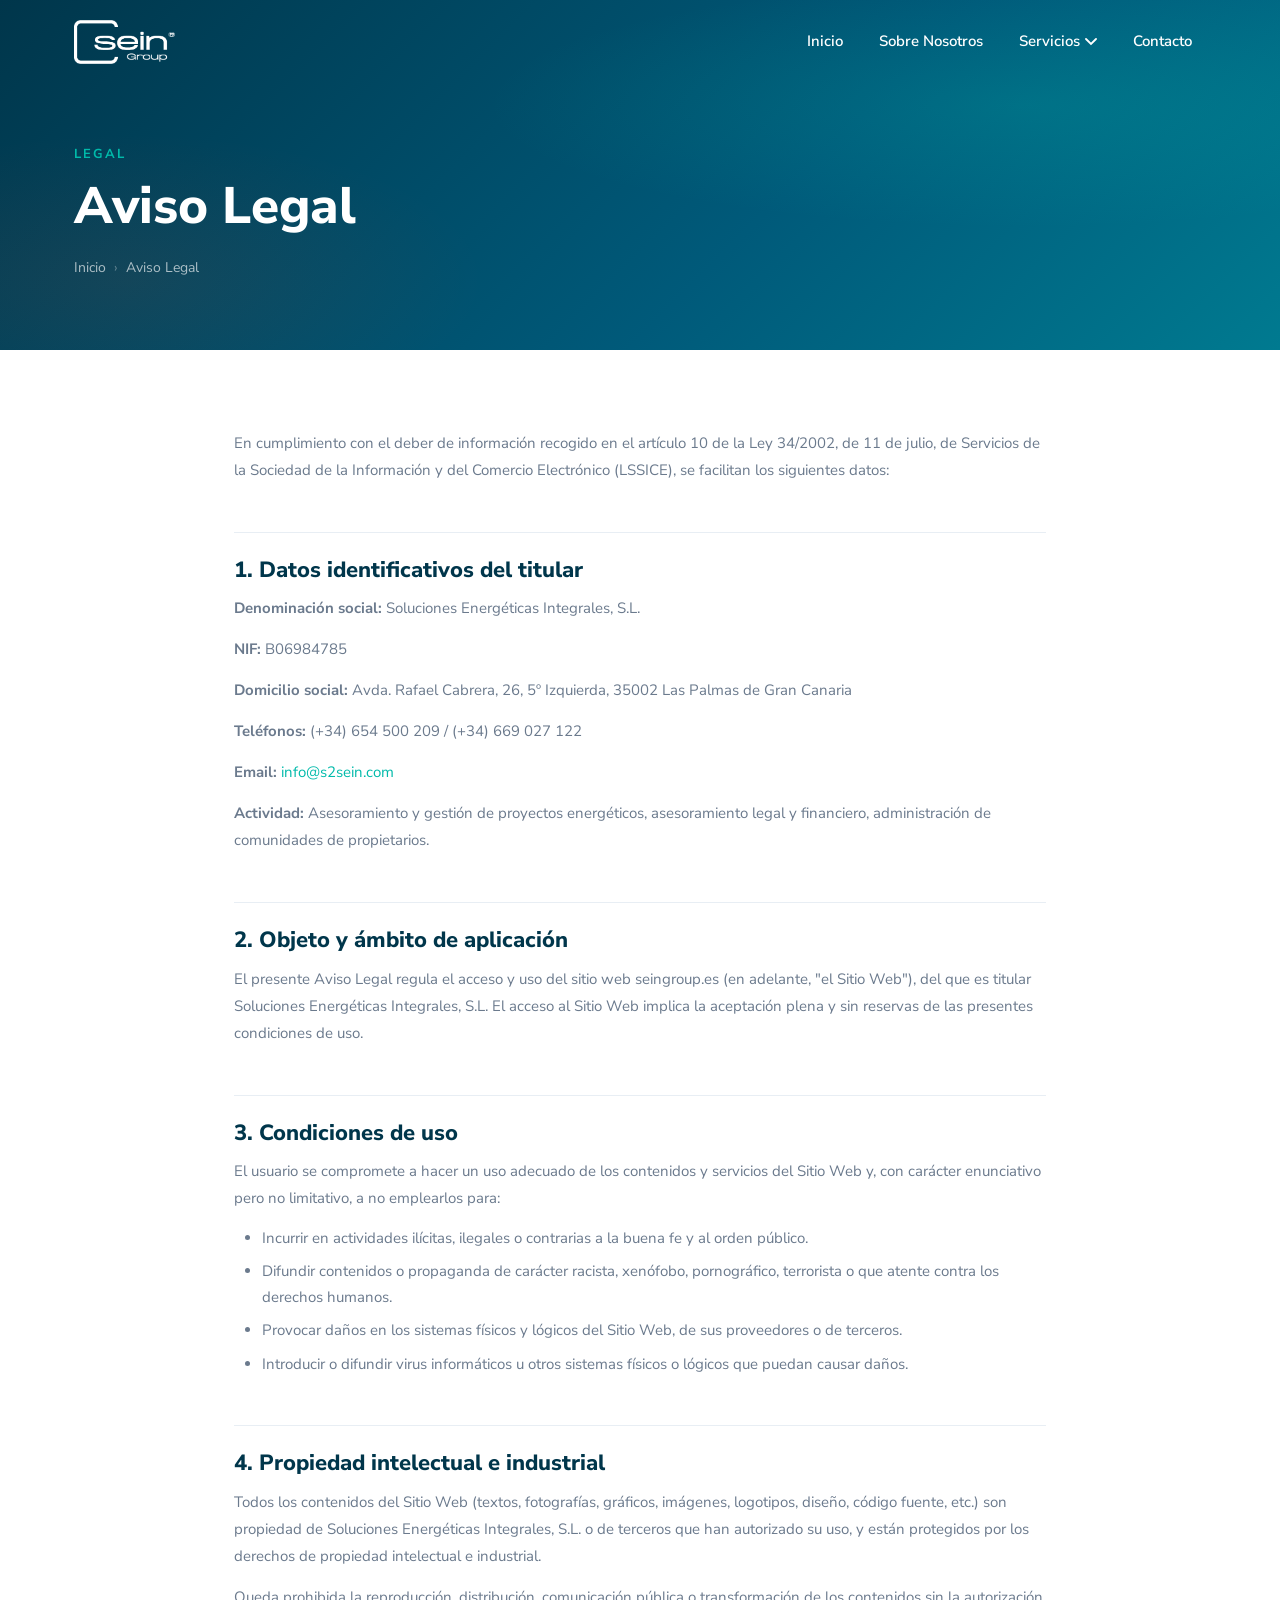
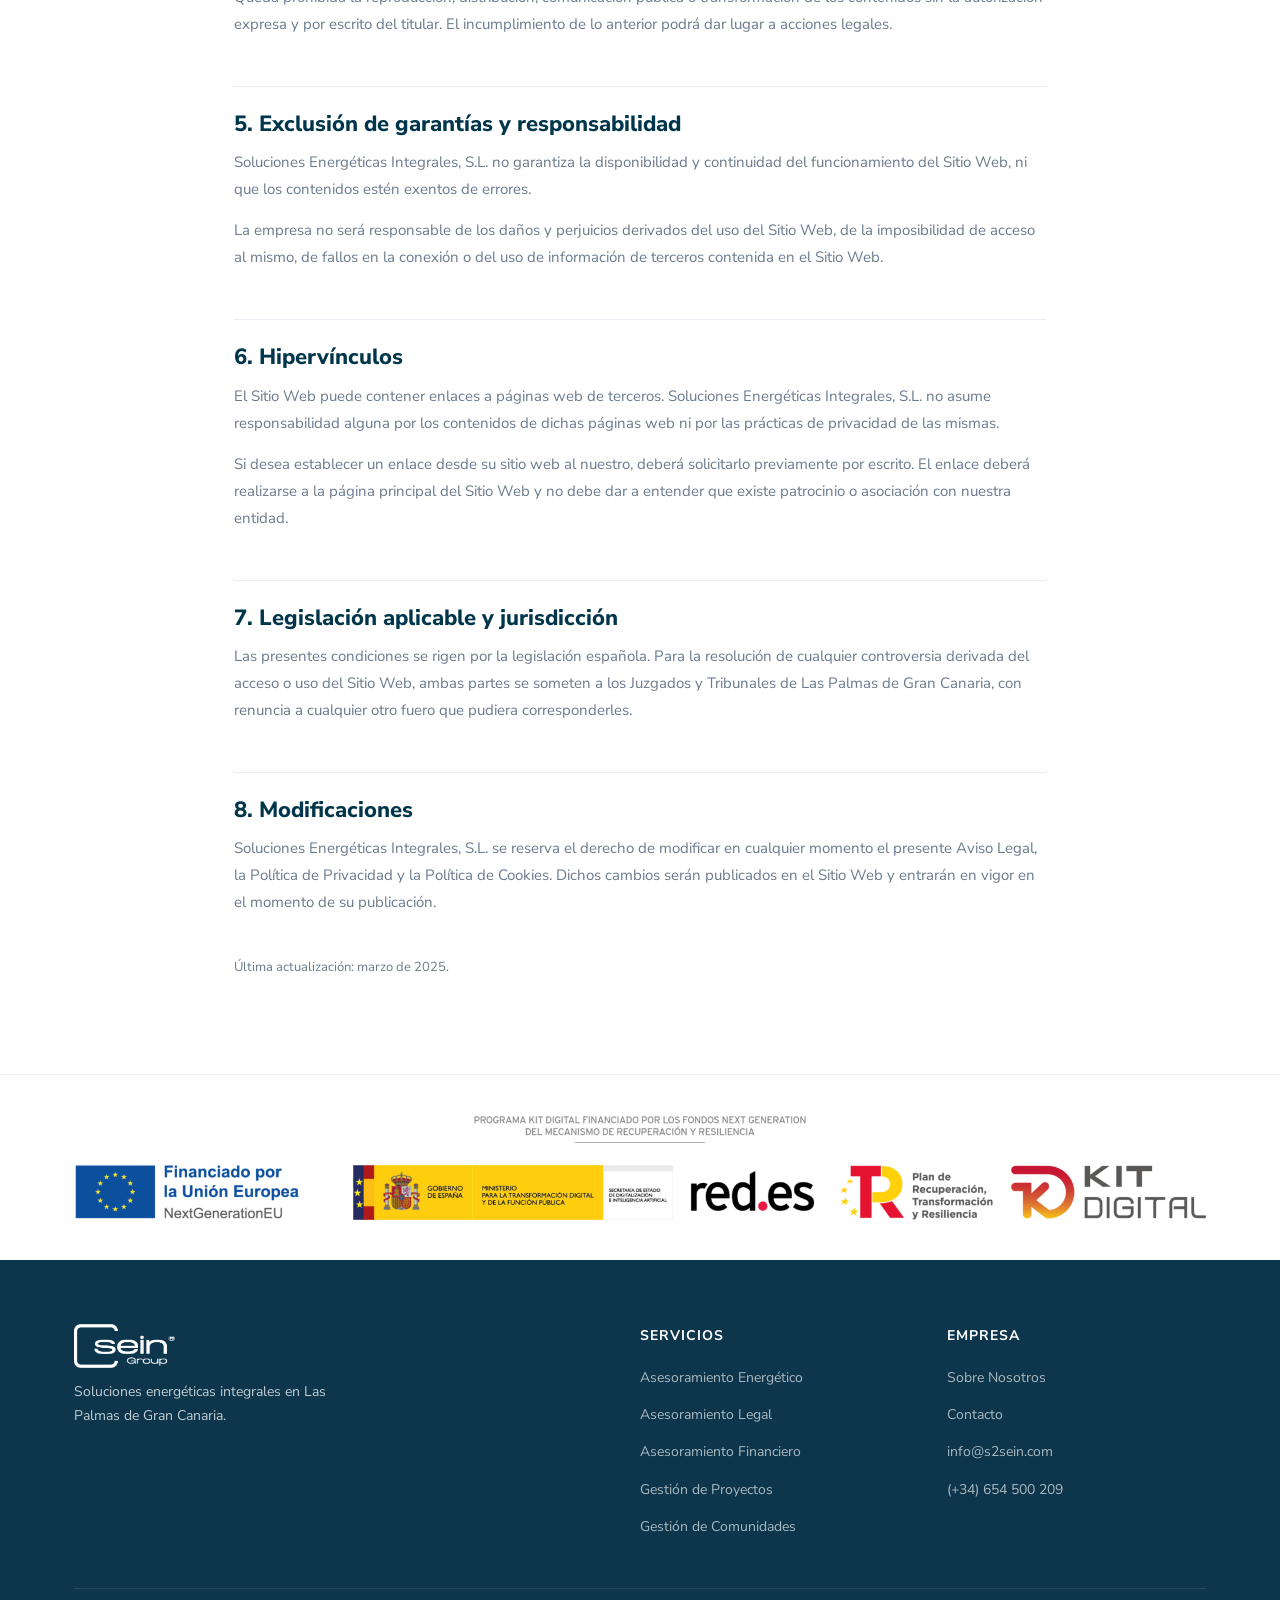
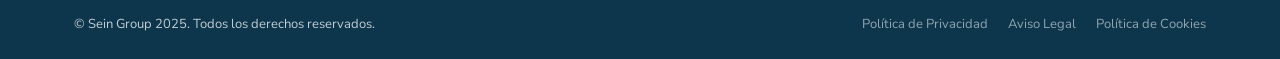
<file: aviso-legal/index.html>
<!DOCTYPE html>
<html lang="es">
<head>
  <meta charset="UTF-8" />
  <meta name="theme-color" content="#00364B" />
  <meta name="viewport" content="width=device-width, initial-scale=1.0" />
  <title>Aviso Legal – Sein Group</title>
  <meta name="description" content="Aviso legal de Sein Group. Información sobre la titularidad del sitio web, condiciones de uso y propiedad intelectual." />
  <link rel="stylesheet" href="../style.css" />
  <link rel="preconnect" href="https://fonts.googleapis.com" />
  <link rel="preconnect" href="https://fonts.gstatic.com" crossorigin />
  <link href="https://fonts.googleapis.com/css2?family=Nunito+Sans:wght@300;400;600;700;800&display=swap" rel="stylesheet" />
</head>
<body>

  <a href="#main-content" class="skip-to-content">Saltar al contenido principal</a>

  <!-- NAVBAR -->
  <header class="navbar" id="navbar">
    <div class="container navbar__inner">
      <a href="../" class="navbar__logo">
        <img src="../images/logo.png" alt="Sein Group" class="navbar__logo-img" />
      </a>
      <button class="navbar__toggle" id="menuToggle" aria-label="Abrir menú">
        <span></span><span></span><span></span>
      </button>
      <nav class="navbar__menu" id="navMenu">
        <ul>
          <li><a href="../">Inicio</a></li>
          <li><a href="../sobre-nosotros/">Sobre Nosotros</a></li>
          <li class="has-dropdown">
            <a href="../servicios/">Servicios <svg width="12" height="8" viewBox="0 0 12 8" fill="none"><path d="M1 1l5 5 5-5" stroke="currentColor" stroke-width="1.8" stroke-linecap="round"/></svg></a>
            <ul class="dropdown">
              <li><a href="../asesoria-energetica/">Asesoramiento Energético</a></li>
              <li><a href="../servicios/asesoramiento-legal/">Asesoramiento Legal</a></li>
              <li><a href="../servicios/asesoramiento-financiero-y-de-seguros/">Asesoramiento Financiero y de Seguros</a></li>
              <li><a href="../servicios/gestion-de-proyectos-energeticos-y-de-construccion/">Gestión de Proyectos Energéticos</a></li>
              <li><a href="../servicios/gestion-de-comunidades-de-propietarios/">Gestión de Comunidades de Propietarios</a></li>
            </ul>
          </li>
          <li><a href="../contacto/">Contacto</a></li>
        </ul>
      </nav>
    </div>
  </header>

  <!-- PAGE HERO -->
  <section class="page-hero" id="main-content">
    <div class="container page-hero__content">
      <span class="page-hero__tag">Legal</span>
      <h1 class="page-hero__title">Aviso Legal</h1>
      <nav class="breadcrumb" aria-label="Breadcrumb">
        <a href="../">Inicio</a>
        <span class="breadcrumb__sep">›</span>
        <span>Aviso Legal</span>
      </nav>
    </div>
  </section>

  <!-- CONTENT -->
  <div class="container">
    <div class="legal-content">

      <p>En cumplimiento con el deber de información recogido en el artículo 10 de la Ley 34/2002, de 11 de julio, de Servicios de la Sociedad de la Información y del Comercio Electrónico (LSSICE), se facilitan los siguientes datos:</p>

      <h2>1. Datos identificativos del titular</h2>
      <p><strong>Denominación social:</strong> Soluciones Energéticas Integrales, S.L.</p>
      <p><strong>NIF:</strong> B06984785</p>
      <p><strong>Domicilio social:</strong> Avda. Rafael Cabrera, 26, 5º Izquierda, 35002 Las Palmas de Gran Canaria</p>
      <p><strong>Teléfonos:</strong> (+34) 654 500 209 / (+34) 669 027 122</p>
      <p><strong>Email:</strong> <a href="mailto:info@s2sein.com">info@s2sein.com</a></p>
      <p><strong>Actividad:</strong> Asesoramiento y gestión de proyectos energéticos, asesoramiento legal y financiero, administración de comunidades de propietarios.</p>

      <h2>2. Objeto y ámbito de aplicación</h2>
      <p>El presente Aviso Legal regula el acceso y uso del sitio web seingroup.es (en adelante, "el Sitio Web"), del que es titular Soluciones Energéticas Integrales, S.L. El acceso al Sitio Web implica la aceptación plena y sin reservas de las presentes condiciones de uso.</p>

      <h2>3. Condiciones de uso</h2>
      <p>El usuario se compromete a hacer un uso adecuado de los contenidos y servicios del Sitio Web y, con carácter enunciativo pero no limitativo, a no emplearlos para:</p>
      <ul>
        <li>Incurrir en actividades ilícitas, ilegales o contrarias a la buena fe y al orden público.</li>
        <li>Difundir contenidos o propaganda de carácter racista, xenófobo, pornográfico, terrorista o que atente contra los derechos humanos.</li>
        <li>Provocar daños en los sistemas físicos y lógicos del Sitio Web, de sus proveedores o de terceros.</li>
        <li>Introducir o difundir virus informáticos u otros sistemas físicos o lógicos que puedan causar daños.</li>
      </ul>

      <h2>4. Propiedad intelectual e industrial</h2>
      <p>Todos los contenidos del Sitio Web (textos, fotografías, gráficos, imágenes, logotipos, diseño, código fuente, etc.) son propiedad de Soluciones Energéticas Integrales, S.L. o de terceros que han autorizado su uso, y están protegidos por los derechos de propiedad intelectual e industrial.</p>
      <p>Queda prohibida la reproducción, distribución, comunicación pública o transformación de los contenidos sin la autorización expresa y por escrito del titular. El incumplimiento de lo anterior podrá dar lugar a acciones legales.</p>

      <h2>5. Exclusión de garantías y responsabilidad</h2>
      <p>Soluciones Energéticas Integrales, S.L. no garantiza la disponibilidad y continuidad del funcionamiento del Sitio Web, ni que los contenidos estén exentos de errores.</p>
      <p>La empresa no será responsable de los daños y perjuicios derivados del uso del Sitio Web, de la imposibilidad de acceso al mismo, de fallos en la conexión o del uso de información de terceros contenida en el Sitio Web.</p>

      <h2>6. Hipervínculos</h2>
      <p>El Sitio Web puede contener enlaces a páginas web de terceros. Soluciones Energéticas Integrales, S.L. no asume responsabilidad alguna por los contenidos de dichas páginas web ni por las prácticas de privacidad de las mismas.</p>
      <p>Si desea establecer un enlace desde su sitio web al nuestro, deberá solicitarlo previamente por escrito. El enlace deberá realizarse a la página principal del Sitio Web y no debe dar a entender que existe patrocinio o asociación con nuestra entidad.</p>

      <h2>7. Legislación aplicable y jurisdicción</h2>
      <p>Las presentes condiciones se rigen por la legislación española. Para la resolución de cualquier controversia derivada del acceso o uso del Sitio Web, ambas partes se someten a los Juzgados y Tribunales de Las Palmas de Gran Canaria, con renuncia a cualquier otro fuero que pudiera corresponderles.</p>

      <h2>8. Modificaciones</h2>
      <p>Soluciones Energéticas Integrales, S.L. se reserva el derecho de modificar en cualquier momento el presente Aviso Legal, la Política de Privacidad y la Política de Cookies. Dichos cambios serán publicados en el Sitio Web y entrarán en vigor en el momento de su publicación.</p>

      <p style="margin-top:40px;font-size:13px;color:var(--text-light);">Última actualización: marzo de 2025.</p>

    </div>
  </div>


  <!-- KIT DIGITAL -->
  <div class="kit-digital-banner">
    <div class="container">
      <img src="../images/kit-digital.png" alt="Cofinanciado por Kit Digital - NextGenerationEU" />
    </div>
  </div>
  <!-- FOOTER -->
  <footer class="footer">
    <div class="container footer__inner">
      <div class="footer__top">
        <div class="footer__brand">
          <a href="../" class="navbar__logo">
            <img src="../images/logo.png" alt="Sein Group" class="navbar__logo-img" />
          </a>
          <p>Soluciones energéticas integrales en Las Palmas de Gran Canaria.</p>
        </div>
        <div class="footer__links">
          <h4>Servicios</h4>
          <ul>
            <li><a href="../asesoria-energetica/">Asesoramiento Energético</a></li>
            <li><a href="../servicios/asesoramiento-legal/">Asesoramiento Legal</a></li>
            <li><a href="../servicios/asesoramiento-financiero-y-de-seguros/">Asesoramiento Financiero</a></li>
            <li><a href="../servicios/gestion-de-proyectos-energeticos-y-de-construccion/">Gestión de Proyectos</a></li>
            <li><a href="../servicios/gestion-de-comunidades-de-propietarios/">Gestión de Comunidades</a></li>
          </ul>
        </div>
        <div class="footer__links">
          <h4>Empresa</h4>
          <ul>
            <li><a href="../sobre-nosotros/">Sobre Nosotros</a></li>
            <li><a href="../contacto/">Contacto</a></li>
            <li><a href="mailto:info@s2sein.com">info@s2sein.com</a></li>
            <li><a href="tel:+34654500209">(+34) 654 500 209</a></li>
          </ul>
        </div>
      </div>
      <div class="footer__bottom">
        <p>© Sein Group 2025. Todos los derechos reservados.</p>
        <div class="footer__legal">
          <a href="../politica-de-privacidad/">Política de Privacidad</a>
          <a href="../aviso-legal/">Aviso Legal</a>
          <a href="../politica-de-cookies/">Política de Cookies</a>
        </div>
      </div>
    </div>
  </footer>

  <script>
    window.addEventListener('scroll', () => {
      document.getElementById('navbar').classList.toggle('scrolled', window.scrollY > 50);
    });
    document.getElementById('menuToggle').addEventListener('click', () => {
      document.getElementById('navMenu').classList.toggle('open');
    });
  </script>
</body>
</html>
</file>
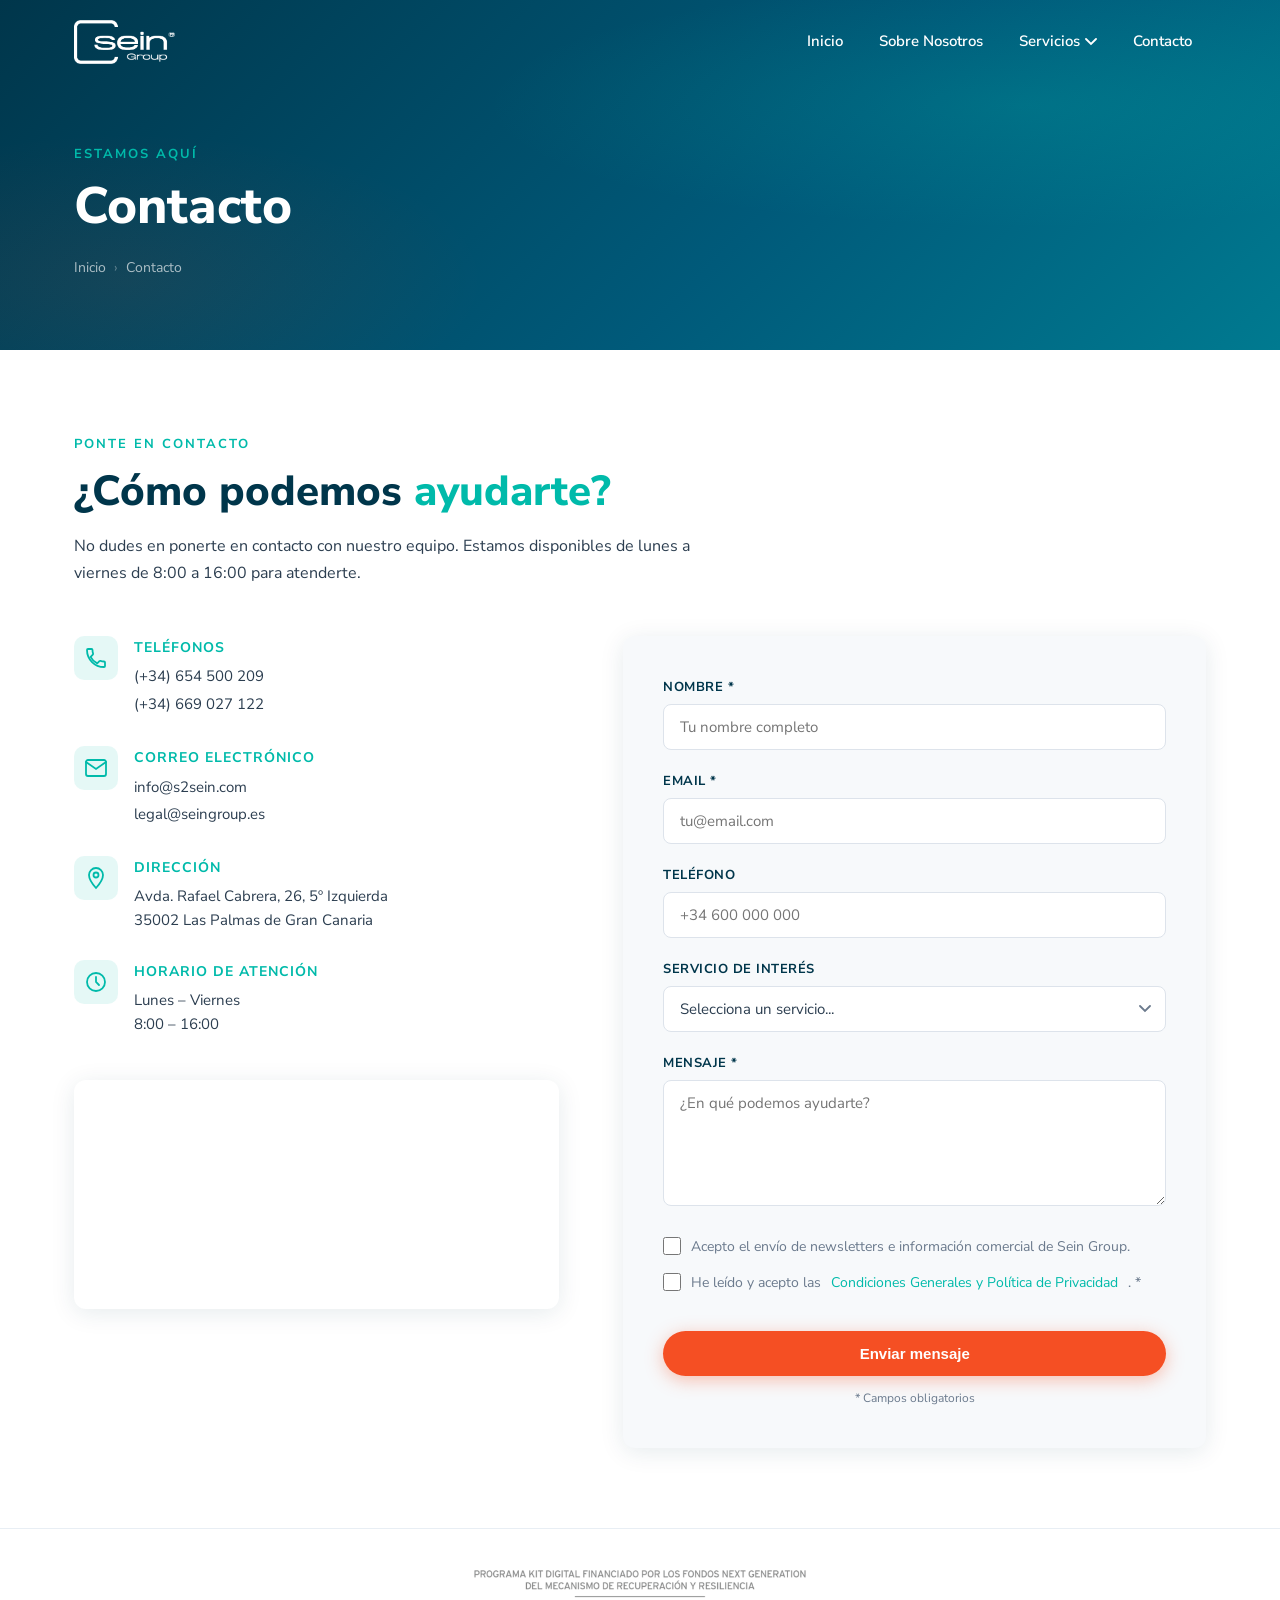
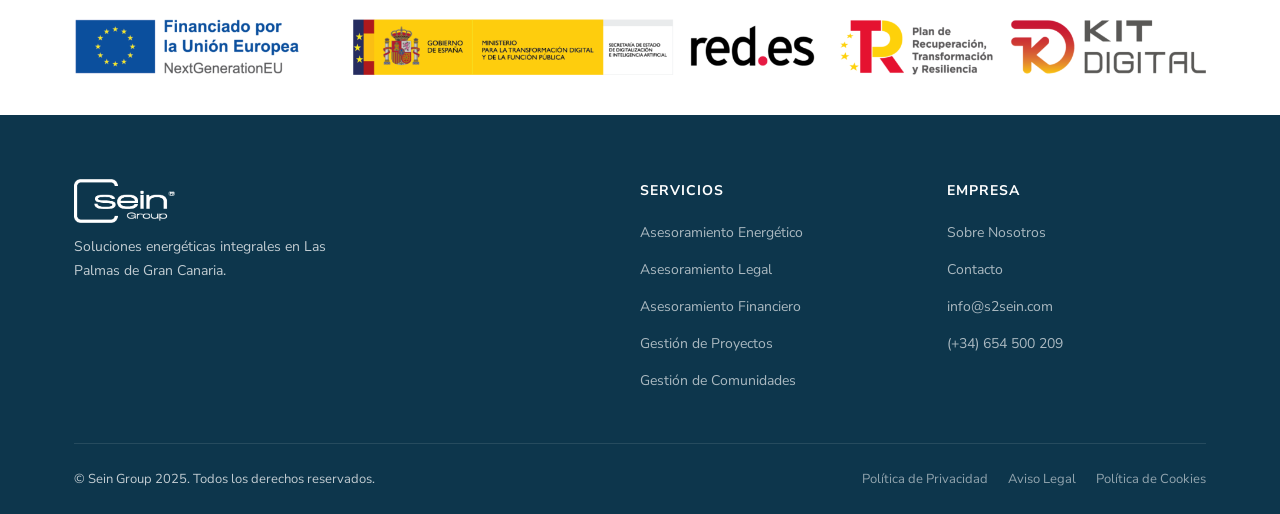
<file: contacto/index.html>
<!DOCTYPE html>
<html lang="es">
<head>
  <meta charset="UTF-8" />
  <meta name="theme-color" content="#00364B" />
  <meta name="viewport" content="width=device-width, initial-scale=1.0" />
  <title>Contacto – Sein Group</title>
  <meta name="description" content="Contacta con Sein Group. Asesoramiento energético en Las Palmas de Gran Canaria. Tel: (+34) 654 500 209. Email: info@s2sein.com." />
  <link rel="stylesheet" href="../style.css" />
  <link rel="preconnect" href="https://fonts.googleapis.com" />
  <link rel="preconnect" href="https://fonts.gstatic.com" crossorigin />
  <link href="https://fonts.googleapis.com/css2?family=Nunito+Sans:wght@300;400;600;700;800&display=swap" rel="stylesheet" />
</head>
<body>

  <a href="#main-content" class="skip-to-content">Saltar al contenido principal</a>

  <!-- NAVBAR -->
  <header class="navbar" id="navbar">
    <div class="container navbar__inner">
      <a href="../" class="navbar__logo">
        <img src="../images/logo.png" alt="Sein Group" class="navbar__logo-img" />
      </a>
      <button class="navbar__toggle" id="menuToggle" aria-label="Abrir menú">
        <span></span><span></span><span></span>
      </button>
      <nav class="navbar__menu" id="navMenu">
        <ul>
          <li><a href="../">Inicio</a></li>
          <li><a href="../sobre-nosotros/">Sobre Nosotros</a></li>
          <li class="has-dropdown">
            <a href="../servicios/">Servicios <svg width="12" height="8" viewBox="0 0 12 8" fill="none"><path d="M1 1l5 5 5-5" stroke="currentColor" stroke-width="1.8" stroke-linecap="round"/></svg></a>
            <ul class="dropdown">
              <li><a href="../asesoria-energetica/">Asesoramiento Energético</a></li>
              <li><a href="../servicios/asesoramiento-legal/">Asesoramiento Legal</a></li>
              <li><a href="../servicios/asesoramiento-financiero-y-de-seguros/">Asesoramiento Financiero y de Seguros</a></li>
              <li><a href="../servicios/gestion-de-proyectos-energeticos-y-de-construccion/">Gestión de Proyectos Energéticos</a></li>
              <li><a href="../servicios/gestion-de-comunidades-de-propietarios/">Gestión de Comunidades de Propietarios</a></li>
            </ul>
          </li>
          <li><a href="../contacto/">Contacto</a></li>
        </ul>
      </nav>
    </div>
  </header>

  <!-- PAGE HERO -->
  <section class="page-hero" id="main-content">
    <div class="container page-hero__content">
      <span class="page-hero__tag">Estamos aquí</span>
      <h1 class="page-hero__title">Contacto</h1>
      <nav class="breadcrumb" aria-label="Breadcrumb">
        <a href="../">Inicio</a>
        <span class="breadcrumb__sep">›</span>
        <span>Contacto</span>
      </nav>
    </div>
  </section>

  <!-- CONTACT SECTION -->
  <section class="contact page-section">
    <div class="container contact__inner">
      <div class="section-header section-header--left" style="margin-bottom:48px;">
        <span class="section-tag">Ponte en contacto</span>
        <h2>¿Cómo podemos <span class="highlight">ayudarte?</span></h2>
        <p>No dudes en ponerte en contacto con nuestro equipo. Estamos disponibles de lunes a viernes de 8:00 a 16:00 para atenderte.</p>
      </div>

      <div class="contact__grid">
        <div class="contact__info">
          <div class="contact-item">
            <div class="contact-item__icon">
              <svg viewBox="0 0 24 24" fill="none" xmlns="http://www.w3.org/2000/svg">
                <path d="M6.62 10.79a15.05 15.05 0 006.59 6.59l2.2-2.2a1 1 0 011.01-.24 11.47 11.47 0 003.58.57 1 1 0 011 1V20a1 1 0 01-1 1A17 17 0 013 4a1 1 0 011-1h3.5a1 1 0 011 1c0 1.25.2 2.45.57 3.58a1 1 0 01-.25 1.01l-2.2 2.2z" stroke="#00BAAA" stroke-width="1.8" stroke-linecap="round" stroke-linejoin="round"/>
              </svg>
            </div>
            <div>
              <h4>Teléfonos</h4>
              <a href="tel:+34654500209">(+34) 654 500 209</a><br/>
              <a href="tel:+34669027122">(+34) 669 027 122</a>
            </div>
          </div>
          <div class="contact-item">
            <div class="contact-item__icon">
              <svg viewBox="0 0 24 24" fill="none" xmlns="http://www.w3.org/2000/svg">
                <path d="M20 4H4a2 2 0 00-2 2v12a2 2 0 002 2h16a2 2 0 002-2V6a2 2 0 00-2-2z" stroke="#00BAAA" stroke-width="1.8"/>
                <path d="M22 6l-10 7L2 6" stroke="#00BAAA" stroke-width="1.8" stroke-linecap="round"/>
              </svg>
            </div>
            <div>
              <h4>Correo electrónico</h4>
              <a href="mailto:info@s2sein.com">info@s2sein.com</a><br/>
              <a href="mailto:legal@seingroup.es">legal@seingroup.es</a>
            </div>
          </div>
          <div class="contact-item">
            <div class="contact-item__icon">
              <svg viewBox="0 0 24 24" fill="none" xmlns="http://www.w3.org/2000/svg">
                <path d="M12 2C8.13 2 5 5.13 5 9c0 5.25 7 13 7 13s7-7.75 7-13c0-3.87-3.13-7-7-7z" stroke="#00BAAA" stroke-width="1.8"/>
                <circle cx="12" cy="9" r="2.5" stroke="#00BAAA" stroke-width="1.8"/>
              </svg>
            </div>
            <div>
              <h4>Dirección</h4>
              <p>Avda. Rafael Cabrera, 26, 5º Izquierda<br/>35002 Las Palmas de Gran Canaria</p>
            </div>
          </div>
          <div class="contact-item">
            <div class="contact-item__icon">
              <svg viewBox="0 0 24 24" fill="none" xmlns="http://www.w3.org/2000/svg">
                <circle cx="12" cy="12" r="9" stroke="#00BAAA" stroke-width="1.8"/>
                <path d="M12 7v5l3 3" stroke="#00BAAA" stroke-width="1.8" stroke-linecap="round"/>
              </svg>
            </div>
            <div>
              <h4>Horario de atención</h4>
              <p>Lunes – Viernes<br/>8:00 – 16:00</p>
            </div>
          </div>

          <!-- MAP EMBED -->
          <div style="margin-top:16px; border-radius:12px; overflow:hidden; box-shadow:var(--shadow);">
            <iframe
              title="Ubicación Sein Group"
              src="https://www.google.com/maps/embed?pb=!1m18!1m12!1m3!1d3522.6!2d-15.4185!3d28.1!2m3!1f0!2f0!3f0!3m2!1i1024!2i768!4f13.1!3m3!1m2!1s0x0%3A0x0!2zMjjCsDA2JzAwLjAiTiAxNcKwMjUnMDYuNiJX!5e0!3m2!1ses!2ses!4v1"
              width="100%"
              height="220"
              style="border:0;"
              allowfullscreen=""
              loading="lazy"
              referrerpolicy="no-referrer-when-downgrade" sandbox="allow-scripts allow-same-origin">
            </iframe>
          </div>
        </div>

        <!-- FORM -->
        <form class="contact__form" action="https://formspree.io/f/XXXXXXXX" method="POST">
          <!-- Reemplaza XXXXXXXX con tu endpoint de Formspree en formspree.io -->
          <div class="form-group">
            <label for="nombre">Nombre *</label>
            <input type="text" id="nombre" name="nombre" placeholder="Tu nombre completo" required autocomplete="name" required />
          </div>
          <div class="form-group">
            <label for="email">Email *</label>
            <input type="email" id="email" name="email" placeholder="tu@email.com" required autocomplete="email" required />
          </div>
          <div class="form-group">
            <label for="telefono">Teléfono</label>
            <input type="tel" id="telefono" name="telefono" placeholder="+34 600 000 000" autocomplete="tel" />
          </div>
          <div class="form-group">
            <label for="servicio">Servicio de interés</label>
            <select id="servicio" name="servicio">
              <option value="">Selecciona un servicio...</option>
              <option value="energetico">Asesoramiento Energético</option>
              <option value="legal">Asesoramiento Legal</option>
              <option value="financiero">Asesoramiento Financiero y de Seguros</option>
              <option value="proyectos">Gestión de Proyectos Energéticos</option>
              <option value="comunidades">Gestión de Comunidades de Propietarios</option>
              <option value="otro">Otro</option>
            </select>
          </div>
          <div class="form-group">
            <label for="mensaje">Mensaje *</label>
            <textarea id="mensaje" name="mensaje" rows="5" placeholder="¿En qué podemos ayudarte?" required></textarea>
          </div>
          <div class="contact-checkboxes">
            <label class="form-check">
              <input type="checkbox" name="newsletter" />
              Acepto el envío de newsletters e información comercial de Sein Group.
            </label>
            <label class="form-check">
              <input type="checkbox" name="privacidad" required />
              He leído y acepto las <a href="../politica-de-privacidad/">Condiciones Generales y Política de Privacidad</a>. *
            </label>
          </div>
          <button type="submit" class="btn btn--primary btn--full" style="margin-top:24px;">Enviar mensaje</button>
          <p style="font-size:12px;color:var(--text-light);margin-top:12px;text-align:center;">* Campos obligatorios</p>
        </form>
      </div>
    </div>
  </section>


  <!-- KIT DIGITAL -->
  <div class="kit-digital-banner">
    <div class="container">
      <img src="../images/kit-digital.png" alt="Cofinanciado por Kit Digital - NextGenerationEU" />
    </div>
  </div>
  <!-- FOOTER -->
  <footer class="footer">
    <div class="container footer__inner">
      <div class="footer__top">
        <div class="footer__brand">
          <a href="../" class="navbar__logo">
            <img src="../images/logo.png" alt="Sein Group" class="navbar__logo-img" />
          </a>
          <p>Soluciones energéticas integrales en Las Palmas de Gran Canaria.</p>
        </div>
        <div class="footer__links">
          <h4>Servicios</h4>
          <ul>
            <li><a href="../asesoria-energetica/">Asesoramiento Energético</a></li>
            <li><a href="../servicios/asesoramiento-legal/">Asesoramiento Legal</a></li>
            <li><a href="../servicios/asesoramiento-financiero-y-de-seguros/">Asesoramiento Financiero</a></li>
            <li><a href="../servicios/gestion-de-proyectos-energeticos-y-de-construccion/">Gestión de Proyectos</a></li>
            <li><a href="../servicios/gestion-de-comunidades-de-propietarios/">Gestión de Comunidades</a></li>
          </ul>
        </div>
        <div class="footer__links">
          <h4>Empresa</h4>
          <ul>
            <li><a href="../sobre-nosotros/">Sobre Nosotros</a></li>
            <li><a href="../contacto/">Contacto</a></li>
            <li><a href="mailto:info@s2sein.com">info@s2sein.com</a></li>
            <li><a href="tel:+34654500209">(+34) 654 500 209</a></li>
          </ul>
        </div>
      </div>
      <div class="footer__bottom">
        <p>© Sein Group 2025. Todos los derechos reservados.</p>
        <div class="footer__legal">
          <a href="../politica-de-privacidad/">Política de Privacidad</a>
          <a href="../aviso-legal/">Aviso Legal</a>
          <a href="../politica-de-cookies/">Política de Cookies</a>
        </div>
      </div>
    </div>
  </footer>

  <script>
    window.addEventListener('scroll', () => {
      document.getElementById('navbar').classList.toggle('scrolled', window.scrollY > 50);
    });
    document.getElementById('menuToggle').addEventListener('click', () => {
      document.getElementById('navMenu').classList.toggle('open');
    });
  </script>
</body>
</html>
</file>
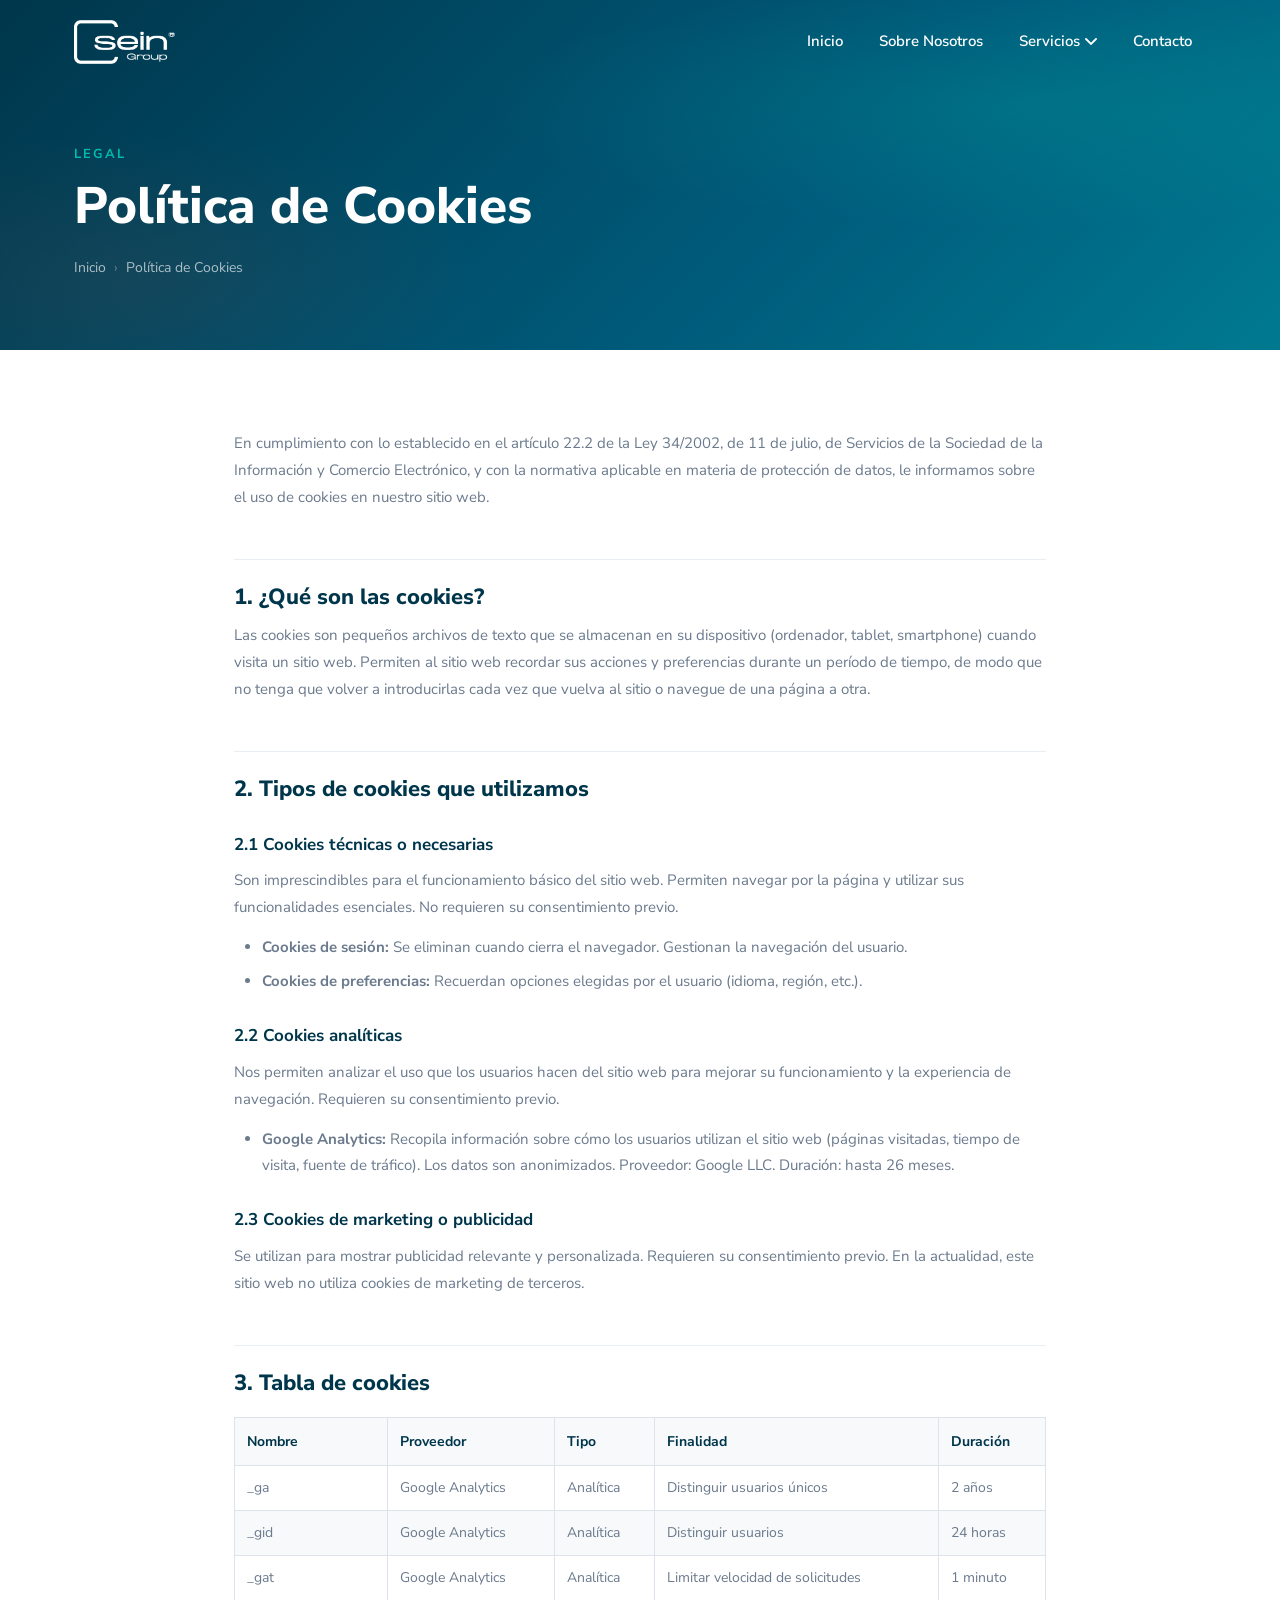
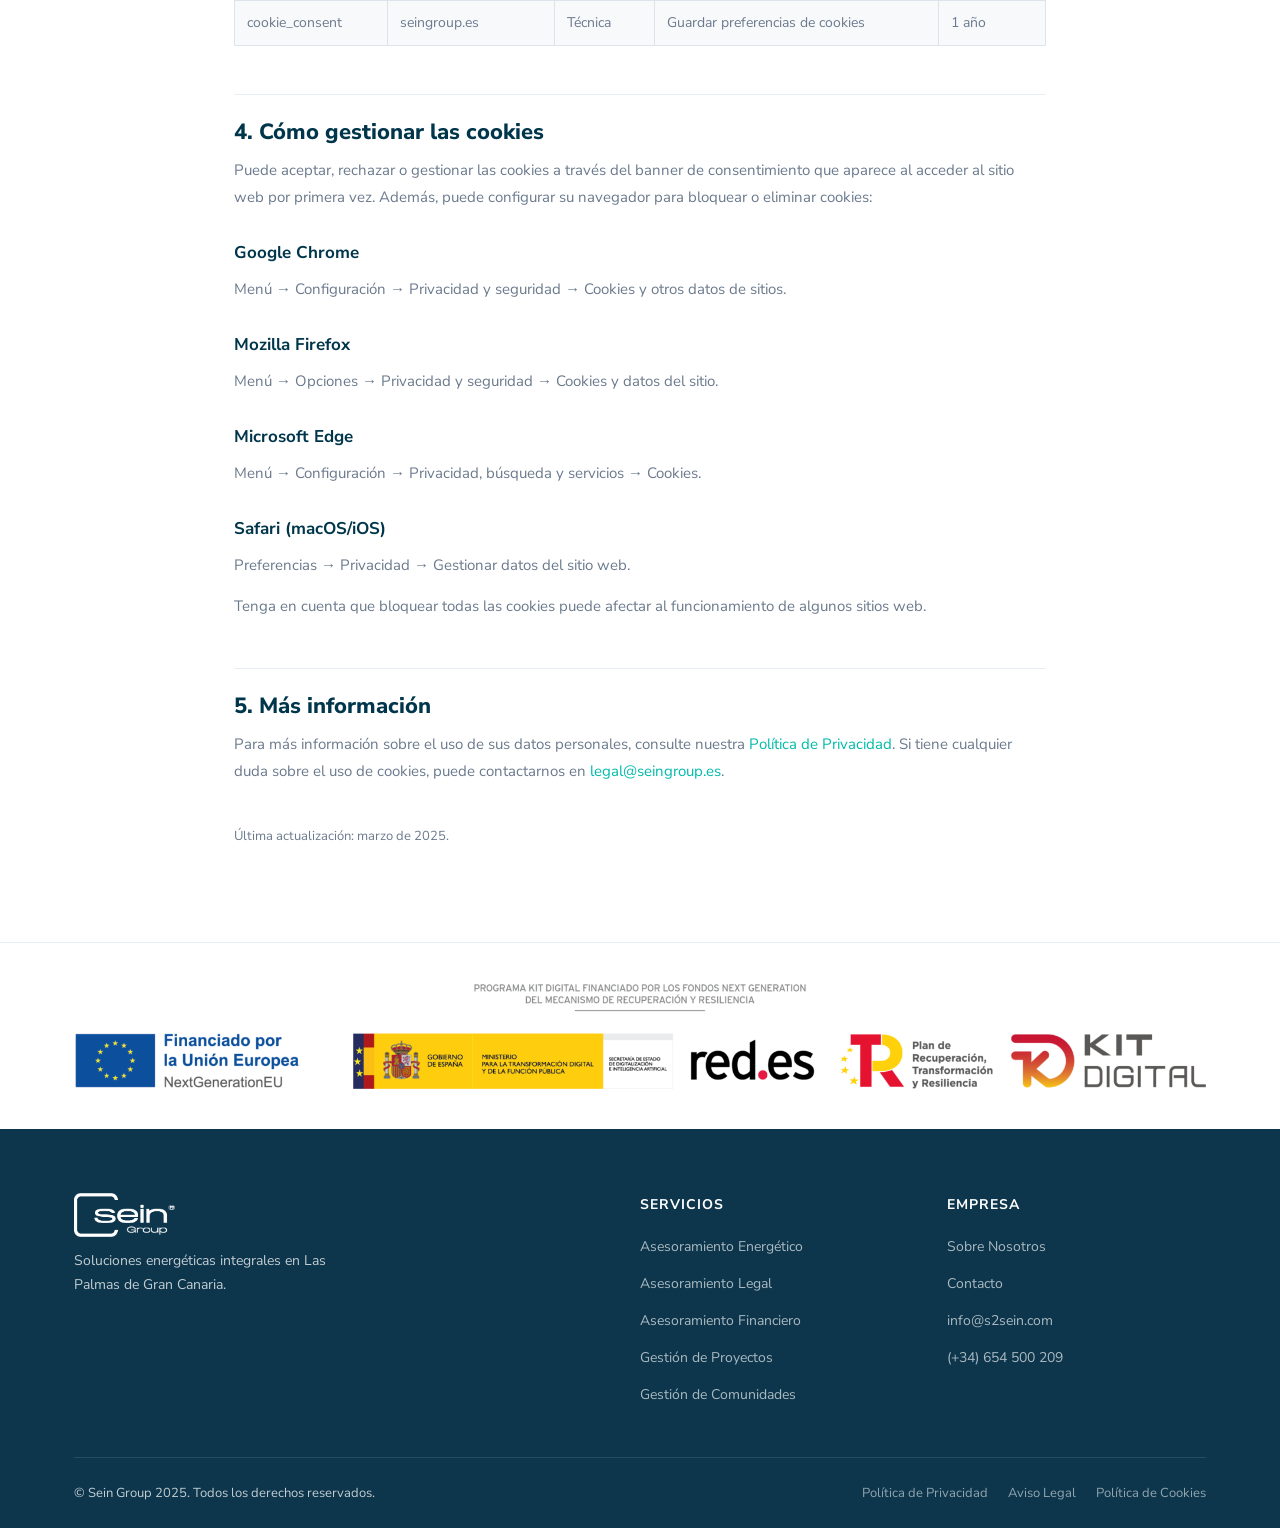
<file: politica-de-cookies/index.html>
<!DOCTYPE html>
<html lang="es">
<head>
  <meta charset="UTF-8" />
  <meta name="theme-color" content="#00364B" />
  <meta name="viewport" content="width=device-width, initial-scale=1.0" />
  <title>Política de Cookies – Sein Group</title>
  <meta name="description" content="Política de cookies de Sein Group. Información sobre los tipos de cookies utilizadas y cómo gestionarlas." />
  <link rel="stylesheet" href="../style.css" />
  <link rel="preconnect" href="https://fonts.googleapis.com" />
  <link rel="preconnect" href="https://fonts.gstatic.com" crossorigin />
  <link href="https://fonts.googleapis.com/css2?family=Nunito+Sans:wght@300;400;600;700;800&display=swap" rel="stylesheet" />
</head>
<body>

  <a href="#main-content" class="skip-to-content">Saltar al contenido principal</a>

  <!-- NAVBAR -->
  <header class="navbar" id="navbar">
    <div class="container navbar__inner">
      <a href="../" class="navbar__logo">
        <img src="../images/logo.png" alt="Sein Group" class="navbar__logo-img" />
      </a>
      <button class="navbar__toggle" id="menuToggle" aria-label="Abrir menú">
        <span></span><span></span><span></span>
      </button>
      <nav class="navbar__menu" id="navMenu">
        <ul>
          <li><a href="../">Inicio</a></li>
          <li><a href="../sobre-nosotros/">Sobre Nosotros</a></li>
          <li class="has-dropdown">
            <a href="../servicios/">Servicios <svg width="12" height="8" viewBox="0 0 12 8" fill="none"><path d="M1 1l5 5 5-5" stroke="currentColor" stroke-width="1.8" stroke-linecap="round"/></svg></a>
            <ul class="dropdown">
              <li><a href="../asesoria-energetica/">Asesoramiento Energético</a></li>
              <li><a href="../servicios/asesoramiento-legal/">Asesoramiento Legal</a></li>
              <li><a href="../servicios/asesoramiento-financiero-y-de-seguros/">Asesoramiento Financiero y de Seguros</a></li>
              <li><a href="../servicios/gestion-de-proyectos-energeticos-y-de-construccion/">Gestión de Proyectos Energéticos</a></li>
              <li><a href="../servicios/gestion-de-comunidades-de-propietarios/">Gestión de Comunidades de Propietarios</a></li>
            </ul>
          </li>
          <li><a href="../contacto/">Contacto</a></li>
        </ul>
      </nav>
    </div>
  </header>

  <!-- PAGE HERO -->
  <section class="page-hero" id="main-content">
    <div class="container page-hero__content">
      <span class="page-hero__tag">Legal</span>
      <h1 class="page-hero__title">Política de Cookies</h1>
      <nav class="breadcrumb" aria-label="Breadcrumb">
        <a href="../">Inicio</a>
        <span class="breadcrumb__sep">›</span>
        <span>Política de Cookies</span>
      </nav>
    </div>
  </section>

  <!-- CONTENT -->
  <div class="container">
    <div class="legal-content">

      <p>En cumplimiento con lo establecido en el artículo 22.2 de la Ley 34/2002, de 11 de julio, de Servicios de la Sociedad de la Información y Comercio Electrónico, y con la normativa aplicable en materia de protección de datos, le informamos sobre el uso de cookies en nuestro sitio web.</p>

      <h2>1. ¿Qué son las cookies?</h2>
      <p>Las cookies son pequeños archivos de texto que se almacenan en su dispositivo (ordenador, tablet, smartphone) cuando visita un sitio web. Permiten al sitio web recordar sus acciones y preferencias durante un período de tiempo, de modo que no tenga que volver a introducirlas cada vez que vuelva al sitio o navegue de una página a otra.</p>

      <h2>2. Tipos de cookies que utilizamos</h2>

      <h3>2.1 Cookies técnicas o necesarias</h3>
      <p>Son imprescindibles para el funcionamiento básico del sitio web. Permiten navegar por la página y utilizar sus funcionalidades esenciales. No requieren su consentimiento previo.</p>
      <ul>
        <li><strong>Cookies de sesión:</strong> Se eliminan cuando cierra el navegador. Gestionan la navegación del usuario.</li>
        <li><strong>Cookies de preferencias:</strong> Recuerdan opciones elegidas por el usuario (idioma, región, etc.).</li>
      </ul>

      <h3>2.2 Cookies analíticas</h3>
      <p>Nos permiten analizar el uso que los usuarios hacen del sitio web para mejorar su funcionamiento y la experiencia de navegación. Requieren su consentimiento previo.</p>
      <ul>
        <li><strong>Google Analytics:</strong> Recopila información sobre cómo los usuarios utilizan el sitio web (páginas visitadas, tiempo de visita, fuente de tráfico). Los datos son anonimizados. Proveedor: Google LLC. Duración: hasta 26 meses.</li>
      </ul>

      <h3>2.3 Cookies de marketing o publicidad</h3>
      <p>Se utilizan para mostrar publicidad relevante y personalizada. Requieren su consentimiento previo. En la actualidad, este sitio web no utiliza cookies de marketing de terceros.</p>

      <h2>3. Tabla de cookies</h2>
      <div style="overflow-x:auto; margin:20px 0;">
        <table style="width:100%;border-collapse:collapse;font-size:14px;">
          <thead>
            <tr style="background:var(--light-bg);">
              <th style="padding:12px;text-align:left;border:1px solid #dde3eb;color:var(--dark);">Nombre</th>
              <th style="padding:12px;text-align:left;border:1px solid #dde3eb;color:var(--dark);">Proveedor</th>
              <th style="padding:12px;text-align:left;border:1px solid #dde3eb;color:var(--dark);">Tipo</th>
              <th style="padding:12px;text-align:left;border:1px solid #dde3eb;color:var(--dark);">Finalidad</th>
              <th style="padding:12px;text-align:left;border:1px solid #dde3eb;color:var(--dark);">Duración</th>
            </tr>
          </thead>
          <tbody>
            <tr>
              <td style="padding:10px 12px;border:1px solid #dde3eb;color:var(--text-light);">_ga</td>
              <td style="padding:10px 12px;border:1px solid #dde3eb;color:var(--text-light);">Google Analytics</td>
              <td style="padding:10px 12px;border:1px solid #dde3eb;color:var(--text-light);">Analítica</td>
              <td style="padding:10px 12px;border:1px solid #dde3eb;color:var(--text-light);">Distinguir usuarios únicos</td>
              <td style="padding:10px 12px;border:1px solid #dde3eb;color:var(--text-light);">2 años</td>
            </tr>
            <tr style="background:var(--light-bg);">
              <td style="padding:10px 12px;border:1px solid #dde3eb;color:var(--text-light);">_gid</td>
              <td style="padding:10px 12px;border:1px solid #dde3eb;color:var(--text-light);">Google Analytics</td>
              <td style="padding:10px 12px;border:1px solid #dde3eb;color:var(--text-light);">Analítica</td>
              <td style="padding:10px 12px;border:1px solid #dde3eb;color:var(--text-light);">Distinguir usuarios</td>
              <td style="padding:10px 12px;border:1px solid #dde3eb;color:var(--text-light);">24 horas</td>
            </tr>
            <tr>
              <td style="padding:10px 12px;border:1px solid #dde3eb;color:var(--text-light);">_gat</td>
              <td style="padding:10px 12px;border:1px solid #dde3eb;color:var(--text-light);">Google Analytics</td>
              <td style="padding:10px 12px;border:1px solid #dde3eb;color:var(--text-light);">Analítica</td>
              <td style="padding:10px 12px;border:1px solid #dde3eb;color:var(--text-light);">Limitar velocidad de solicitudes</td>
              <td style="padding:10px 12px;border:1px solid #dde3eb;color:var(--text-light);">1 minuto</td>
            </tr>
            <tr style="background:var(--light-bg);">
              <td style="padding:10px 12px;border:1px solid #dde3eb;color:var(--text-light);">cookie_consent</td>
              <td style="padding:10px 12px;border:1px solid #dde3eb;color:var(--text-light);">seingroup.es</td>
              <td style="padding:10px 12px;border:1px solid #dde3eb;color:var(--text-light);">Técnica</td>
              <td style="padding:10px 12px;border:1px solid #dde3eb;color:var(--text-light);">Guardar preferencias de cookies</td>
              <td style="padding:10px 12px;border:1px solid #dde3eb;color:var(--text-light);">1 año</td>
            </tr>
          </tbody>
        </table>
      </div>

      <h2>4. Cómo gestionar las cookies</h2>
      <p>Puede aceptar, rechazar o gestionar las cookies a través del banner de consentimiento que aparece al acceder al sitio web por primera vez. Además, puede configurar su navegador para bloquear o eliminar cookies:</p>

      <h3>Google Chrome</h3>
      <p>Menú → Configuración → Privacidad y seguridad → Cookies y otros datos de sitios.</p>

      <h3>Mozilla Firefox</h3>
      <p>Menú → Opciones → Privacidad y seguridad → Cookies y datos del sitio.</p>

      <h3>Microsoft Edge</h3>
      <p>Menú → Configuración → Privacidad, búsqueda y servicios → Cookies.</p>

      <h3>Safari (macOS/iOS)</h3>
      <p>Preferencias → Privacidad → Gestionar datos del sitio web.</p>

      <p>Tenga en cuenta que bloquear todas las cookies puede afectar al funcionamiento de algunos sitios web.</p>

      <h2>5. Más información</h2>
      <p>Para más información sobre el uso de sus datos personales, consulte nuestra <a href="../politica-de-privacidad/">Política de Privacidad</a>. Si tiene cualquier duda sobre el uso de cookies, puede contactarnos en <a href="mailto:legal@seingroup.es">legal@seingroup.es</a>.</p>

      <p style="margin-top:40px;font-size:13px;color:var(--text-light);">Última actualización: marzo de 2025.</p>

    </div>
  </div>


  <!-- KIT DIGITAL -->
  <div class="kit-digital-banner">
    <div class="container">
      <img src="../images/kit-digital.png" alt="Cofinanciado por Kit Digital - NextGenerationEU" />
    </div>
  </div>
  <!-- FOOTER -->
  <footer class="footer">
    <div class="container footer__inner">
      <div class="footer__top">
        <div class="footer__brand">
          <a href="../" class="navbar__logo">
            <img src="../images/logo.png" alt="Sein Group" class="navbar__logo-img" />
          </a>
          <p>Soluciones energéticas integrales en Las Palmas de Gran Canaria.</p>
        </div>
        <div class="footer__links">
          <h4>Servicios</h4>
          <ul>
            <li><a href="../asesoria-energetica/">Asesoramiento Energético</a></li>
            <li><a href="../servicios/asesoramiento-legal/">Asesoramiento Legal</a></li>
            <li><a href="../servicios/asesoramiento-financiero-y-de-seguros/">Asesoramiento Financiero</a></li>
            <li><a href="../servicios/gestion-de-proyectos-energeticos-y-de-construccion/">Gestión de Proyectos</a></li>
            <li><a href="../servicios/gestion-de-comunidades-de-propietarios/">Gestión de Comunidades</a></li>
          </ul>
        </div>
        <div class="footer__links">
          <h4>Empresa</h4>
          <ul>
            <li><a href="../sobre-nosotros/">Sobre Nosotros</a></li>
            <li><a href="../contacto/">Contacto</a></li>
            <li><a href="mailto:info@s2sein.com">info@s2sein.com</a></li>
            <li><a href="tel:+34654500209">(+34) 654 500 209</a></li>
          </ul>
        </div>
      </div>
      <div class="footer__bottom">
        <p>© Sein Group 2025. Todos los derechos reservados.</p>
        <div class="footer__legal">
          <a href="../politica-de-privacidad/">Política de Privacidad</a>
          <a href="../aviso-legal/">Aviso Legal</a>
          <a href="../politica-de-cookies/">Política de Cookies</a>
        </div>
      </div>
    </div>
  </footer>

  <script>
    window.addEventListener('scroll', () => {
      document.getElementById('navbar').classList.toggle('scrolled', window.scrollY > 50);
    });
    document.getElementById('menuToggle').addEventListener('click', () => {
      document.getElementById('navMenu').classList.toggle('open');
    });
  </script>
</body>
</html>
</file>
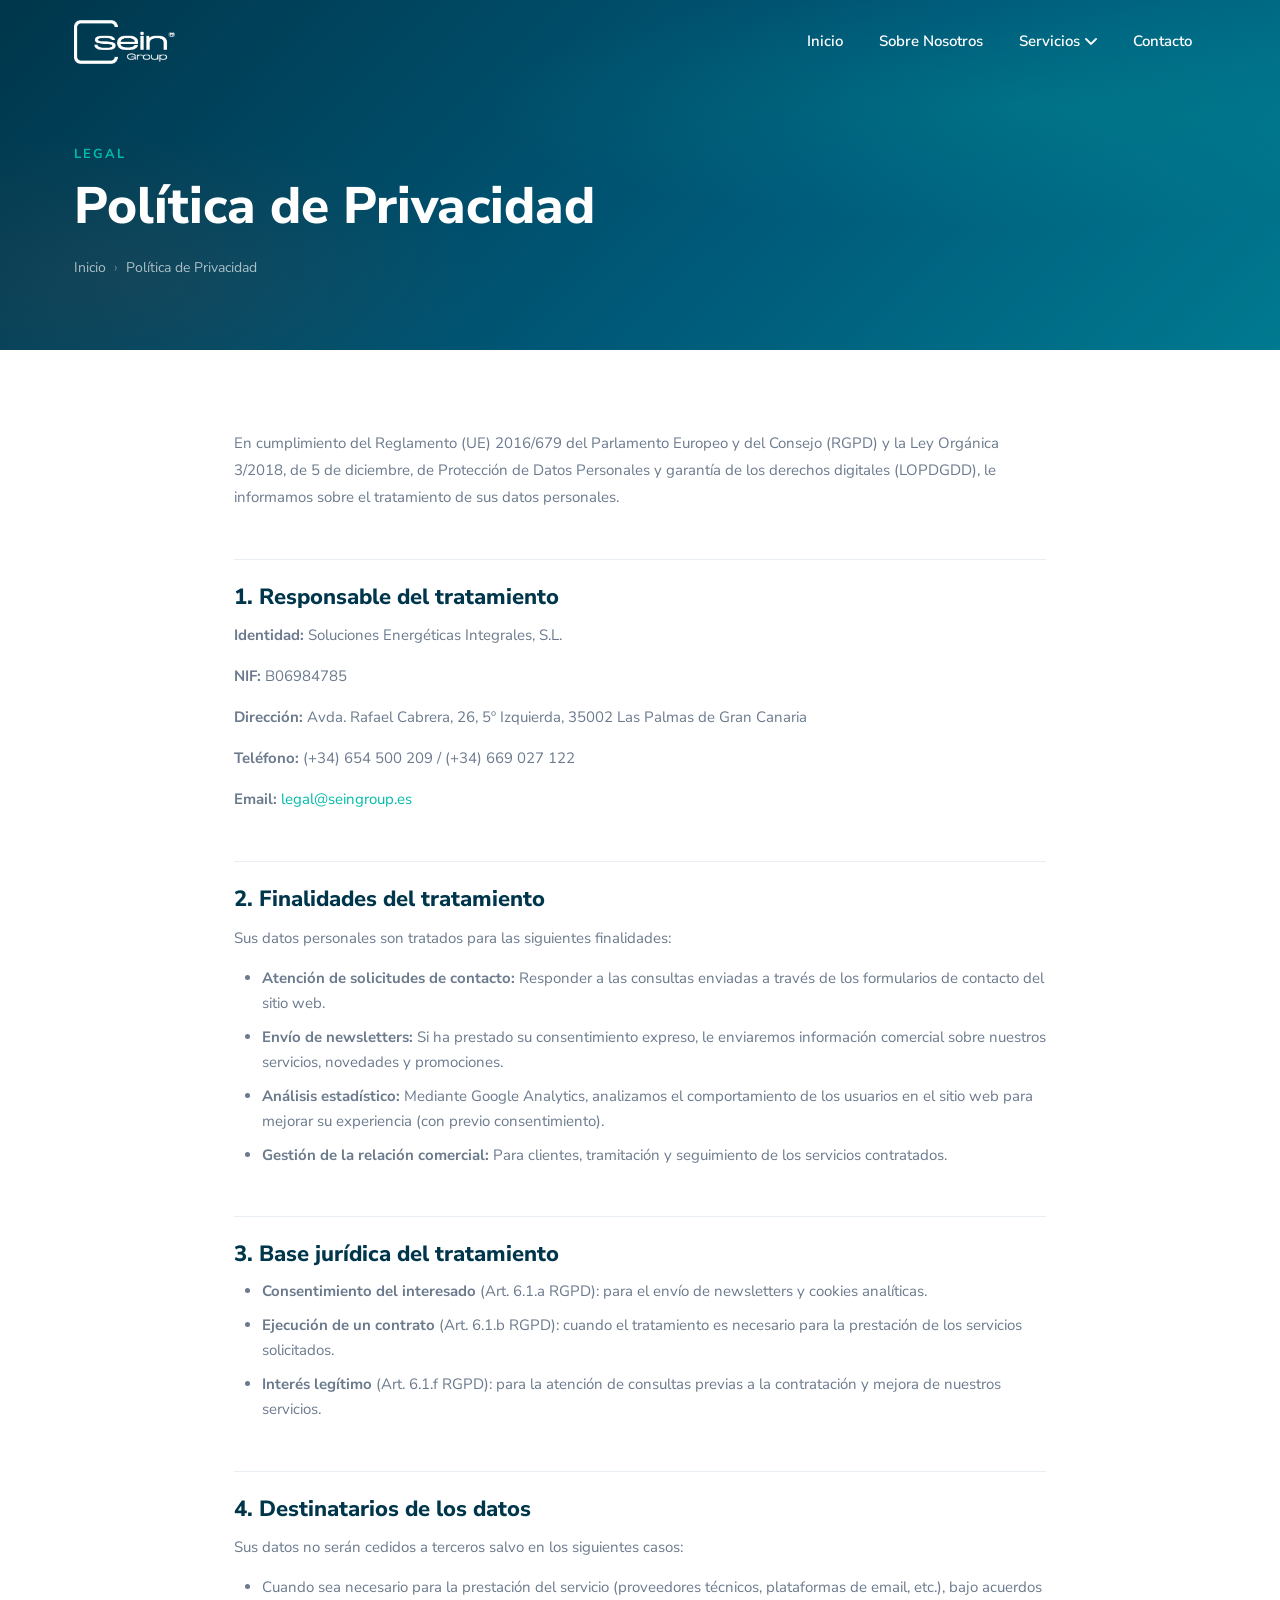
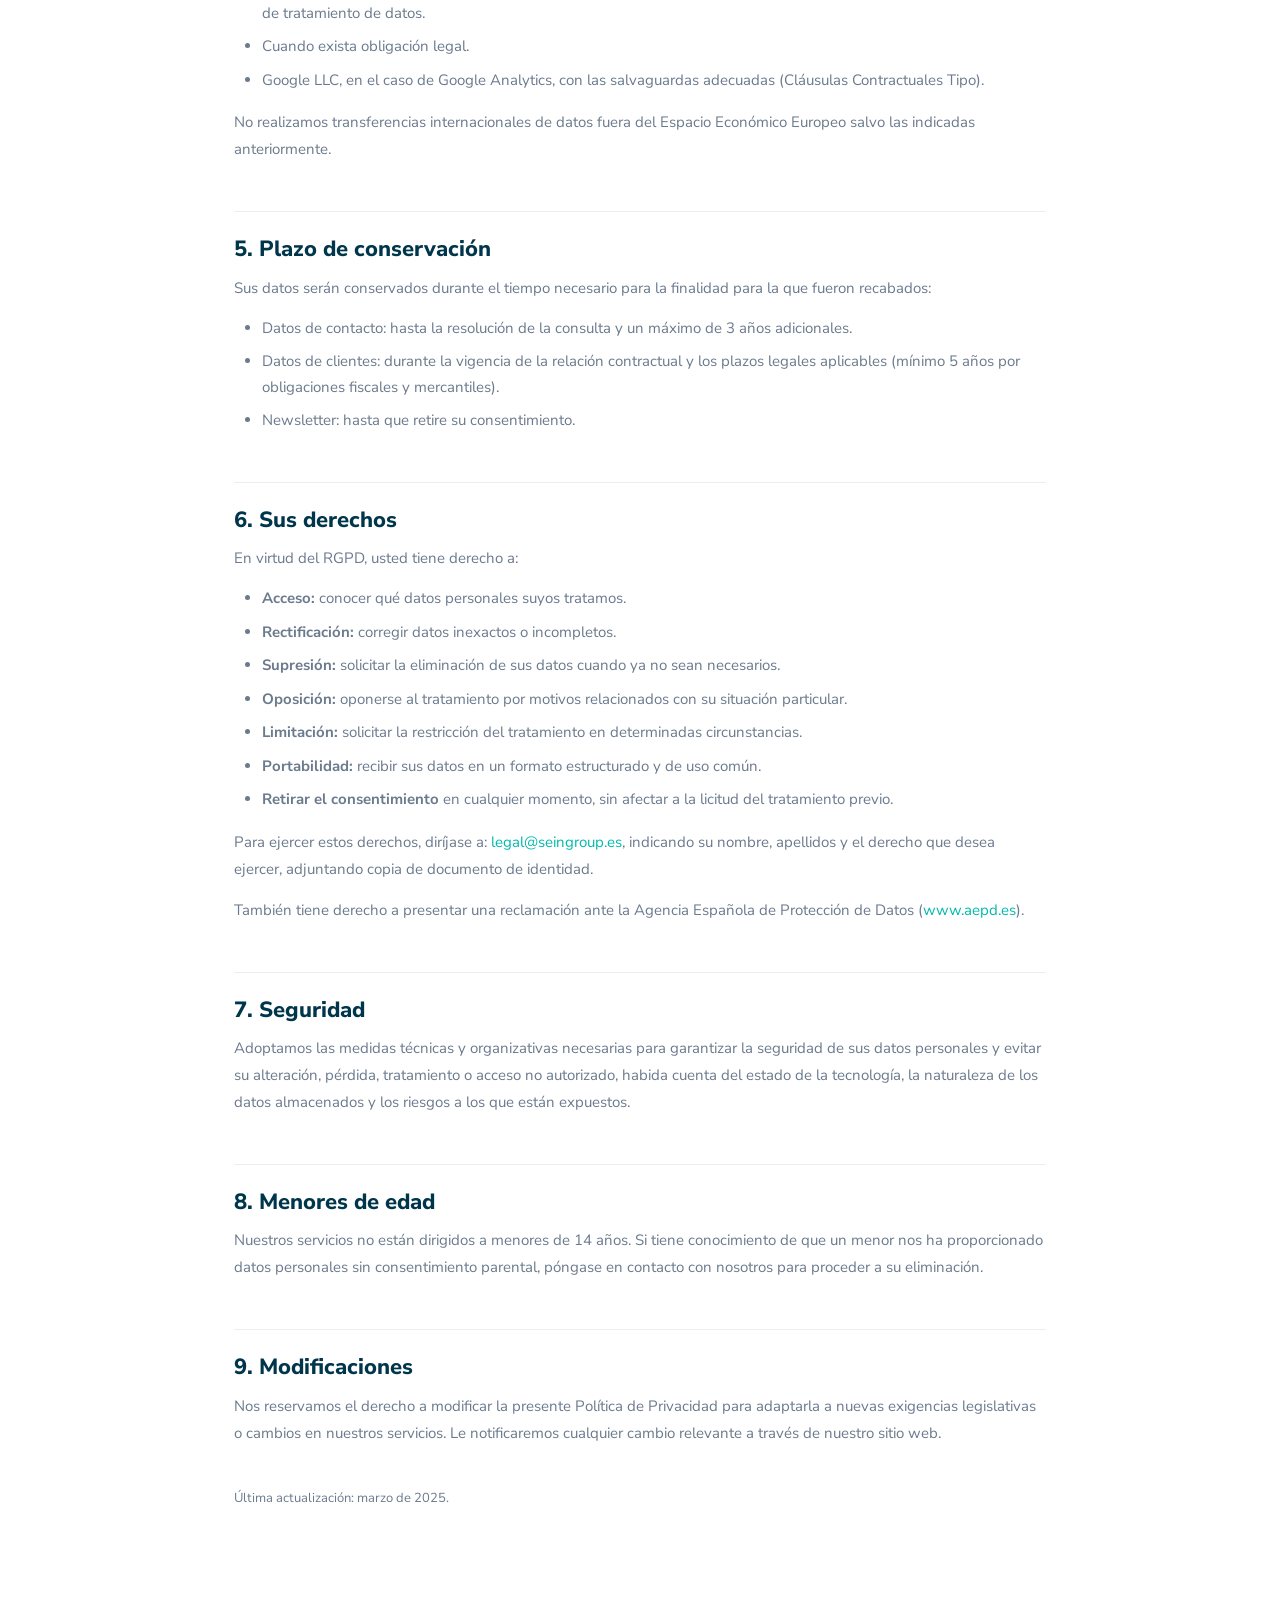
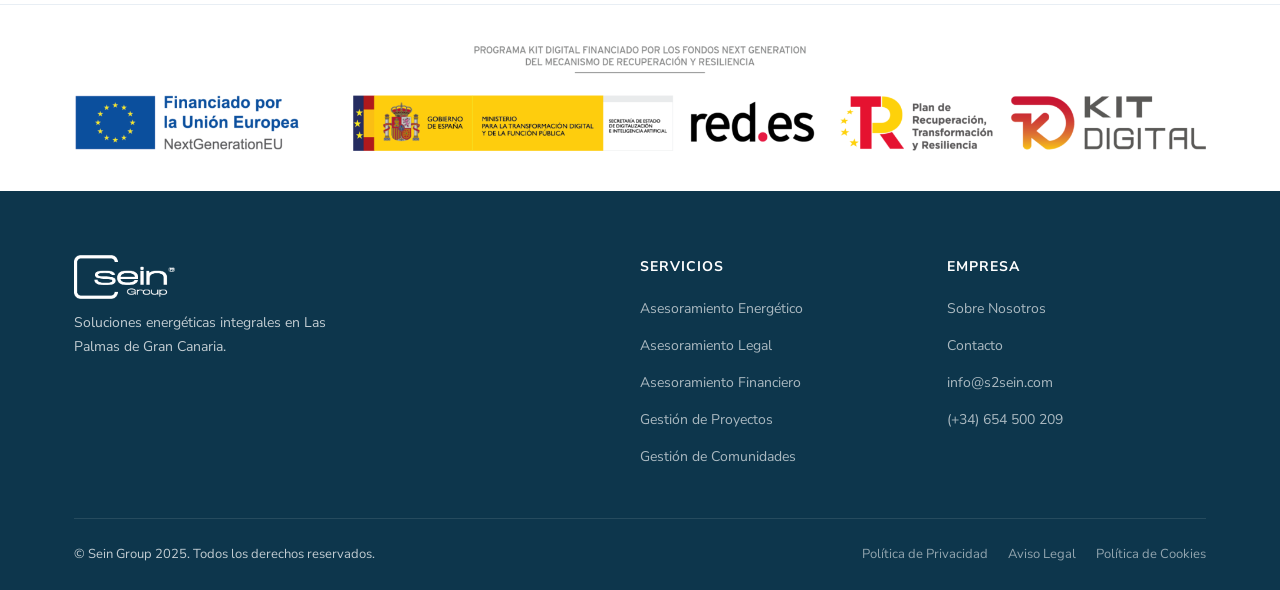
<file: politica-de-privacidad/index.html>
<!DOCTYPE html>
<html lang="es">
<head>
  <meta charset="UTF-8" />
  <meta name="theme-color" content="#00364B" />
  <meta name="viewport" content="width=device-width, initial-scale=1.0" />
  <title>Política de Privacidad – Sein Group</title>
  <meta name="description" content="Política de privacidad de Sein Group. Información sobre el tratamiento de datos personales conforme al RGPD." />
  <link rel="stylesheet" href="../style.css" />
  <link rel="preconnect" href="https://fonts.googleapis.com" />
  <link rel="preconnect" href="https://fonts.gstatic.com" crossorigin />
  <link href="https://fonts.googleapis.com/css2?family=Nunito+Sans:wght@300;400;600;700;800&display=swap" rel="stylesheet" />
</head>
<body>

  <a href="#main-content" class="skip-to-content">Saltar al contenido principal</a>

  <!-- NAVBAR -->
  <header class="navbar" id="navbar">
    <div class="container navbar__inner">
      <a href="../" class="navbar__logo">
        <img src="../images/logo.png" alt="Sein Group" class="navbar__logo-img" />
      </a>
      <button class="navbar__toggle" id="menuToggle" aria-label="Abrir menú">
        <span></span><span></span><span></span>
      </button>
      <nav class="navbar__menu" id="navMenu">
        <ul>
          <li><a href="../">Inicio</a></li>
          <li><a href="../sobre-nosotros/">Sobre Nosotros</a></li>
          <li class="has-dropdown">
            <a href="../servicios/">Servicios <svg width="12" height="8" viewBox="0 0 12 8" fill="none"><path d="M1 1l5 5 5-5" stroke="currentColor" stroke-width="1.8" stroke-linecap="round"/></svg></a>
            <ul class="dropdown">
              <li><a href="../asesoria-energetica/">Asesoramiento Energético</a></li>
              <li><a href="../servicios/asesoramiento-legal/">Asesoramiento Legal</a></li>
              <li><a href="../servicios/asesoramiento-financiero-y-de-seguros/">Asesoramiento Financiero y de Seguros</a></li>
              <li><a href="../servicios/gestion-de-proyectos-energeticos-y-de-construccion/">Gestión de Proyectos Energéticos</a></li>
              <li><a href="../servicios/gestion-de-comunidades-de-propietarios/">Gestión de Comunidades de Propietarios</a></li>
            </ul>
          </li>
          <li><a href="../contacto/">Contacto</a></li>
        </ul>
      </nav>
    </div>
  </header>

  <!-- PAGE HERO -->
  <section class="page-hero" id="main-content">
    <div class="container page-hero__content">
      <span class="page-hero__tag">Legal</span>
      <h1 class="page-hero__title">Política de Privacidad</h1>
      <nav class="breadcrumb" aria-label="Breadcrumb">
        <a href="../">Inicio</a>
        <span class="breadcrumb__sep">›</span>
        <span>Política de Privacidad</span>
      </nav>
    </div>
  </section>

  <!-- CONTENT -->
  <div class="container">
    <div class="legal-content">

      <p>En cumplimiento del Reglamento (UE) 2016/679 del Parlamento Europeo y del Consejo (RGPD) y la Ley Orgánica 3/2018, de 5 de diciembre, de Protección de Datos Personales y garantía de los derechos digitales (LOPDGDD), le informamos sobre el tratamiento de sus datos personales.</p>

      <h2>1. Responsable del tratamiento</h2>
      <p><strong>Identidad:</strong> Soluciones Energéticas Integrales, S.L.</p>
      <p><strong>NIF:</strong> B06984785</p>
      <p><strong>Dirección:</strong> Avda. Rafael Cabrera, 26, 5º Izquierda, 35002 Las Palmas de Gran Canaria</p>
      <p><strong>Teléfono:</strong> (+34) 654 500 209 / (+34) 669 027 122</p>
      <p><strong>Email:</strong> <a href="mailto:legal@seingroup.es">legal@seingroup.es</a></p>

      <h2>2. Finalidades del tratamiento</h2>
      <p>Sus datos personales son tratados para las siguientes finalidades:</p>
      <ul>
        <li><strong>Atención de solicitudes de contacto:</strong> Responder a las consultas enviadas a través de los formularios de contacto del sitio web.</li>
        <li><strong>Envío de newsletters:</strong> Si ha prestado su consentimiento expreso, le enviaremos información comercial sobre nuestros servicios, novedades y promociones.</li>
        <li><strong>Análisis estadístico:</strong> Mediante Google Analytics, analizamos el comportamiento de los usuarios en el sitio web para mejorar su experiencia (con previo consentimiento).</li>
        <li><strong>Gestión de la relación comercial:</strong> Para clientes, tramitación y seguimiento de los servicios contratados.</li>
      </ul>

      <h2>3. Base jurídica del tratamiento</h2>
      <ul>
        <li><strong>Consentimiento del interesado</strong> (Art. 6.1.a RGPD): para el envío de newsletters y cookies analíticas.</li>
        <li><strong>Ejecución de un contrato</strong> (Art. 6.1.b RGPD): cuando el tratamiento es necesario para la prestación de los servicios solicitados.</li>
        <li><strong>Interés legítimo</strong> (Art. 6.1.f RGPD): para la atención de consultas previas a la contratación y mejora de nuestros servicios.</li>
      </ul>

      <h2>4. Destinatarios de los datos</h2>
      <p>Sus datos no serán cedidos a terceros salvo en los siguientes casos:</p>
      <ul>
        <li>Cuando sea necesario para la prestación del servicio (proveedores técnicos, plataformas de email, etc.), bajo acuerdos de tratamiento de datos.</li>
        <li>Cuando exista obligación legal.</li>
        <li>Google LLC, en el caso de Google Analytics, con las salvaguardas adecuadas (Cláusulas Contractuales Tipo).</li>
      </ul>
      <p>No realizamos transferencias internacionales de datos fuera del Espacio Económico Europeo salvo las indicadas anteriormente.</p>

      <h2>5. Plazo de conservación</h2>
      <p>Sus datos serán conservados durante el tiempo necesario para la finalidad para la que fueron recabados:</p>
      <ul>
        <li>Datos de contacto: hasta la resolución de la consulta y un máximo de 3 años adicionales.</li>
        <li>Datos de clientes: durante la vigencia de la relación contractual y los plazos legales aplicables (mínimo 5 años por obligaciones fiscales y mercantiles).</li>
        <li>Newsletter: hasta que retire su consentimiento.</li>
      </ul>

      <h2>6. Sus derechos</h2>
      <p>En virtud del RGPD, usted tiene derecho a:</p>
      <ul>
        <li><strong>Acceso:</strong> conocer qué datos personales suyos tratamos.</li>
        <li><strong>Rectificación:</strong> corregir datos inexactos o incompletos.</li>
        <li><strong>Supresión:</strong> solicitar la eliminación de sus datos cuando ya no sean necesarios.</li>
        <li><strong>Oposición:</strong> oponerse al tratamiento por motivos relacionados con su situación particular.</li>
        <li><strong>Limitación:</strong> solicitar la restricción del tratamiento en determinadas circunstancias.</li>
        <li><strong>Portabilidad:</strong> recibir sus datos en un formato estructurado y de uso común.</li>
        <li><strong>Retirar el consentimiento</strong> en cualquier momento, sin afectar a la licitud del tratamiento previo.</li>
      </ul>
      <p>Para ejercer estos derechos, diríjase a: <a href="mailto:legal@seingroup.es">legal@seingroup.es</a>, indicando su nombre, apellidos y el derecho que desea ejercer, adjuntando copia de documento de identidad.</p>
      <p>También tiene derecho a presentar una reclamación ante la Agencia Española de Protección de Datos (<a href="https://www.aepd.es" target="_blank" rel="noopener">www.aepd.es</a>).</p>

      <h2>7. Seguridad</h2>
      <p>Adoptamos las medidas técnicas y organizativas necesarias para garantizar la seguridad de sus datos personales y evitar su alteración, pérdida, tratamiento o acceso no autorizado, habida cuenta del estado de la tecnología, la naturaleza de los datos almacenados y los riesgos a los que están expuestos.</p>

      <h2>8. Menores de edad</h2>
      <p>Nuestros servicios no están dirigidos a menores de 14 años. Si tiene conocimiento de que un menor nos ha proporcionado datos personales sin consentimiento parental, póngase en contacto con nosotros para proceder a su eliminación.</p>

      <h2>9. Modificaciones</h2>
      <p>Nos reservamos el derecho a modificar la presente Política de Privacidad para adaptarla a nuevas exigencias legislativas o cambios en nuestros servicios. Le notificaremos cualquier cambio relevante a través de nuestro sitio web.</p>

      <p style="margin-top:40px;font-size:13px;color:var(--text-light);">Última actualización: marzo de 2025.</p>

    </div>
  </div>


  <!-- KIT DIGITAL -->
  <div class="kit-digital-banner">
    <div class="container">
      <img src="../images/kit-digital.png" alt="Cofinanciado por Kit Digital - NextGenerationEU" />
    </div>
  </div>
  <!-- FOOTER -->
  <footer class="footer">
    <div class="container footer__inner">
      <div class="footer__top">
        <div class="footer__brand">
          <a href="../" class="navbar__logo">
            <img src="../images/logo.png" alt="Sein Group" class="navbar__logo-img" />
          </a>
          <p>Soluciones energéticas integrales en Las Palmas de Gran Canaria.</p>
        </div>
        <div class="footer__links">
          <h4>Servicios</h4>
          <ul>
            <li><a href="../asesoria-energetica/">Asesoramiento Energético</a></li>
            <li><a href="../servicios/asesoramiento-legal/">Asesoramiento Legal</a></li>
            <li><a href="../servicios/asesoramiento-financiero-y-de-seguros/">Asesoramiento Financiero</a></li>
            <li><a href="../servicios/gestion-de-proyectos-energeticos-y-de-construccion/">Gestión de Proyectos</a></li>
            <li><a href="../servicios/gestion-de-comunidades-de-propietarios/">Gestión de Comunidades</a></li>
          </ul>
        </div>
        <div class="footer__links">
          <h4>Empresa</h4>
          <ul>
            <li><a href="../sobre-nosotros/">Sobre Nosotros</a></li>
            <li><a href="../contacto/">Contacto</a></li>
            <li><a href="mailto:info@s2sein.com">info@s2sein.com</a></li>
            <li><a href="tel:+34654500209">(+34) 654 500 209</a></li>
          </ul>
        </div>
      </div>
      <div class="footer__bottom">
        <p>© Sein Group 2025. Todos los derechos reservados.</p>
        <div class="footer__legal">
          <a href="../politica-de-privacidad/">Política de Privacidad</a>
          <a href="../aviso-legal/">Aviso Legal</a>
          <a href="../politica-de-cookies/">Política de Cookies</a>
        </div>
      </div>
    </div>
  </footer>

  <script>
    window.addEventListener('scroll', () => {
      document.getElementById('navbar').classList.toggle('scrolled', window.scrollY > 50);
    });
    document.getElementById('menuToggle').addEventListener('click', () => {
      document.getElementById('navMenu').classList.toggle('open');
    });
  </script>
</body>
</html>
</file>
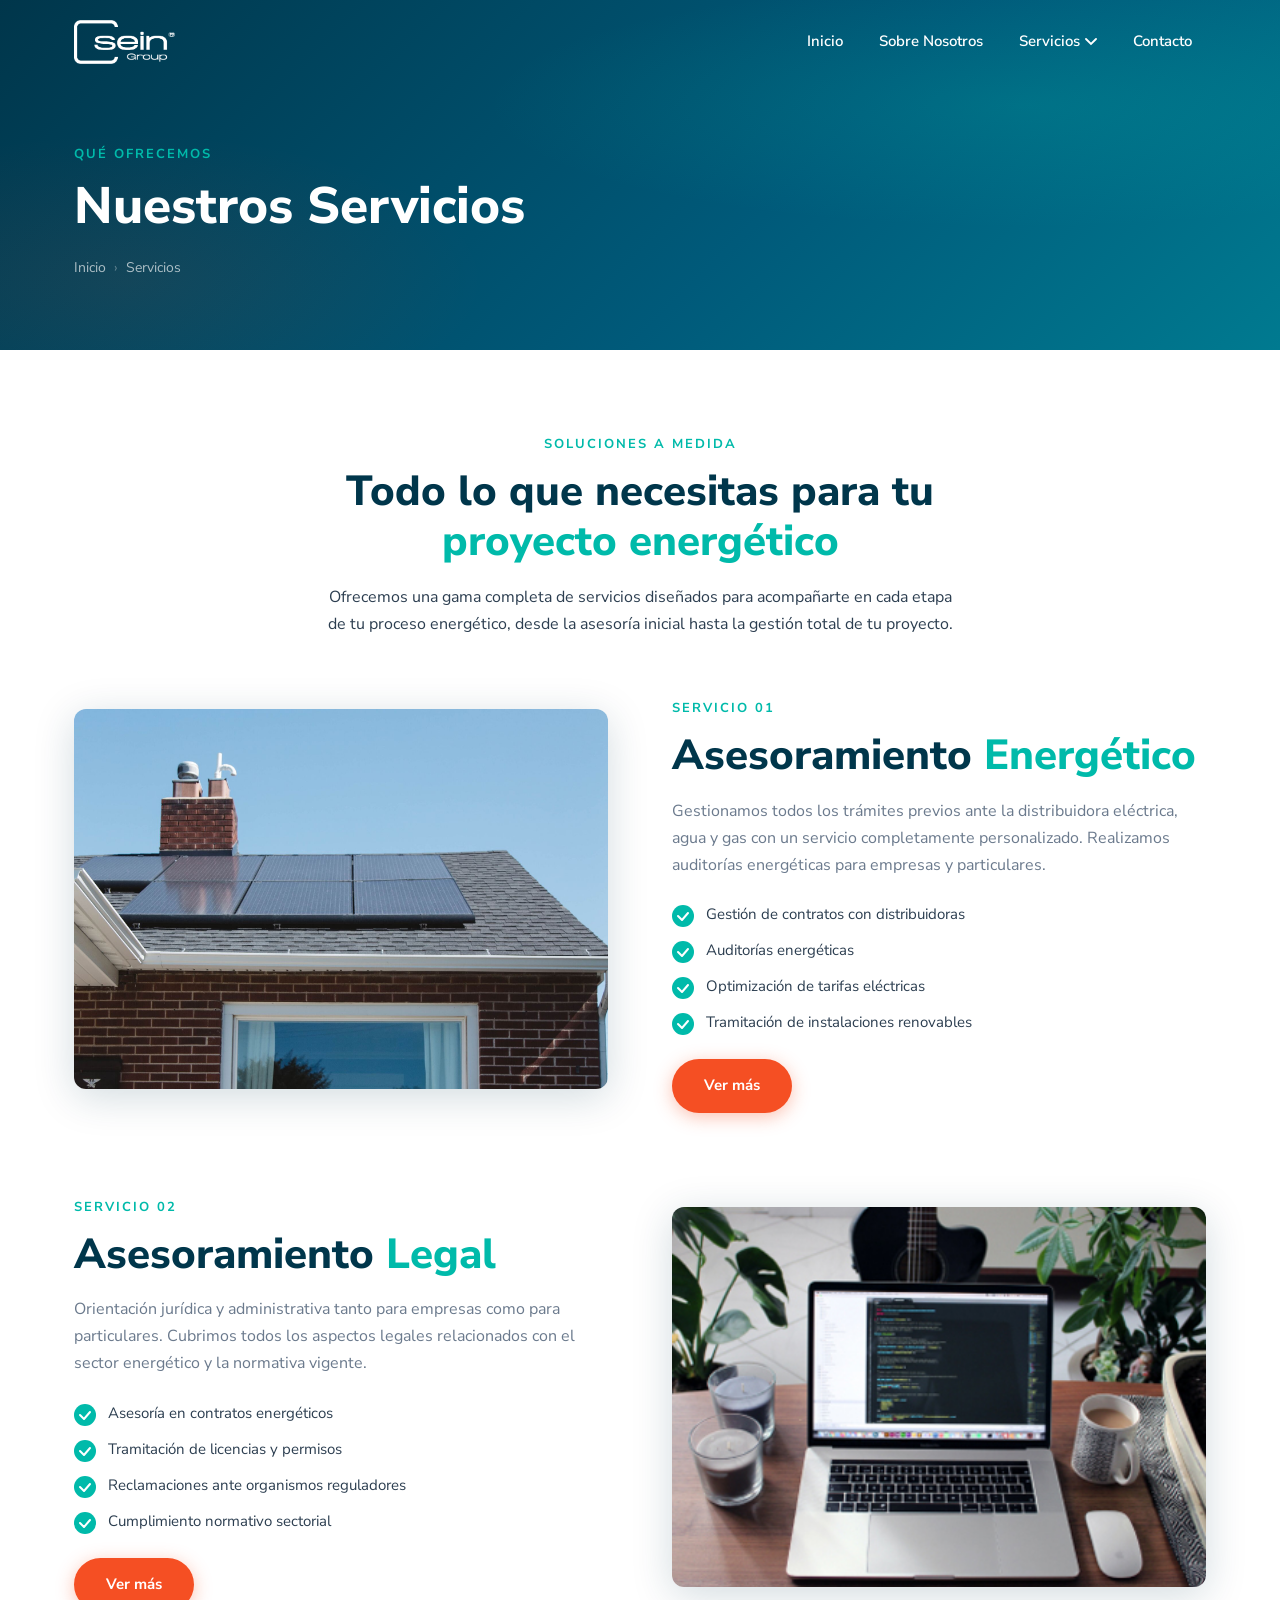
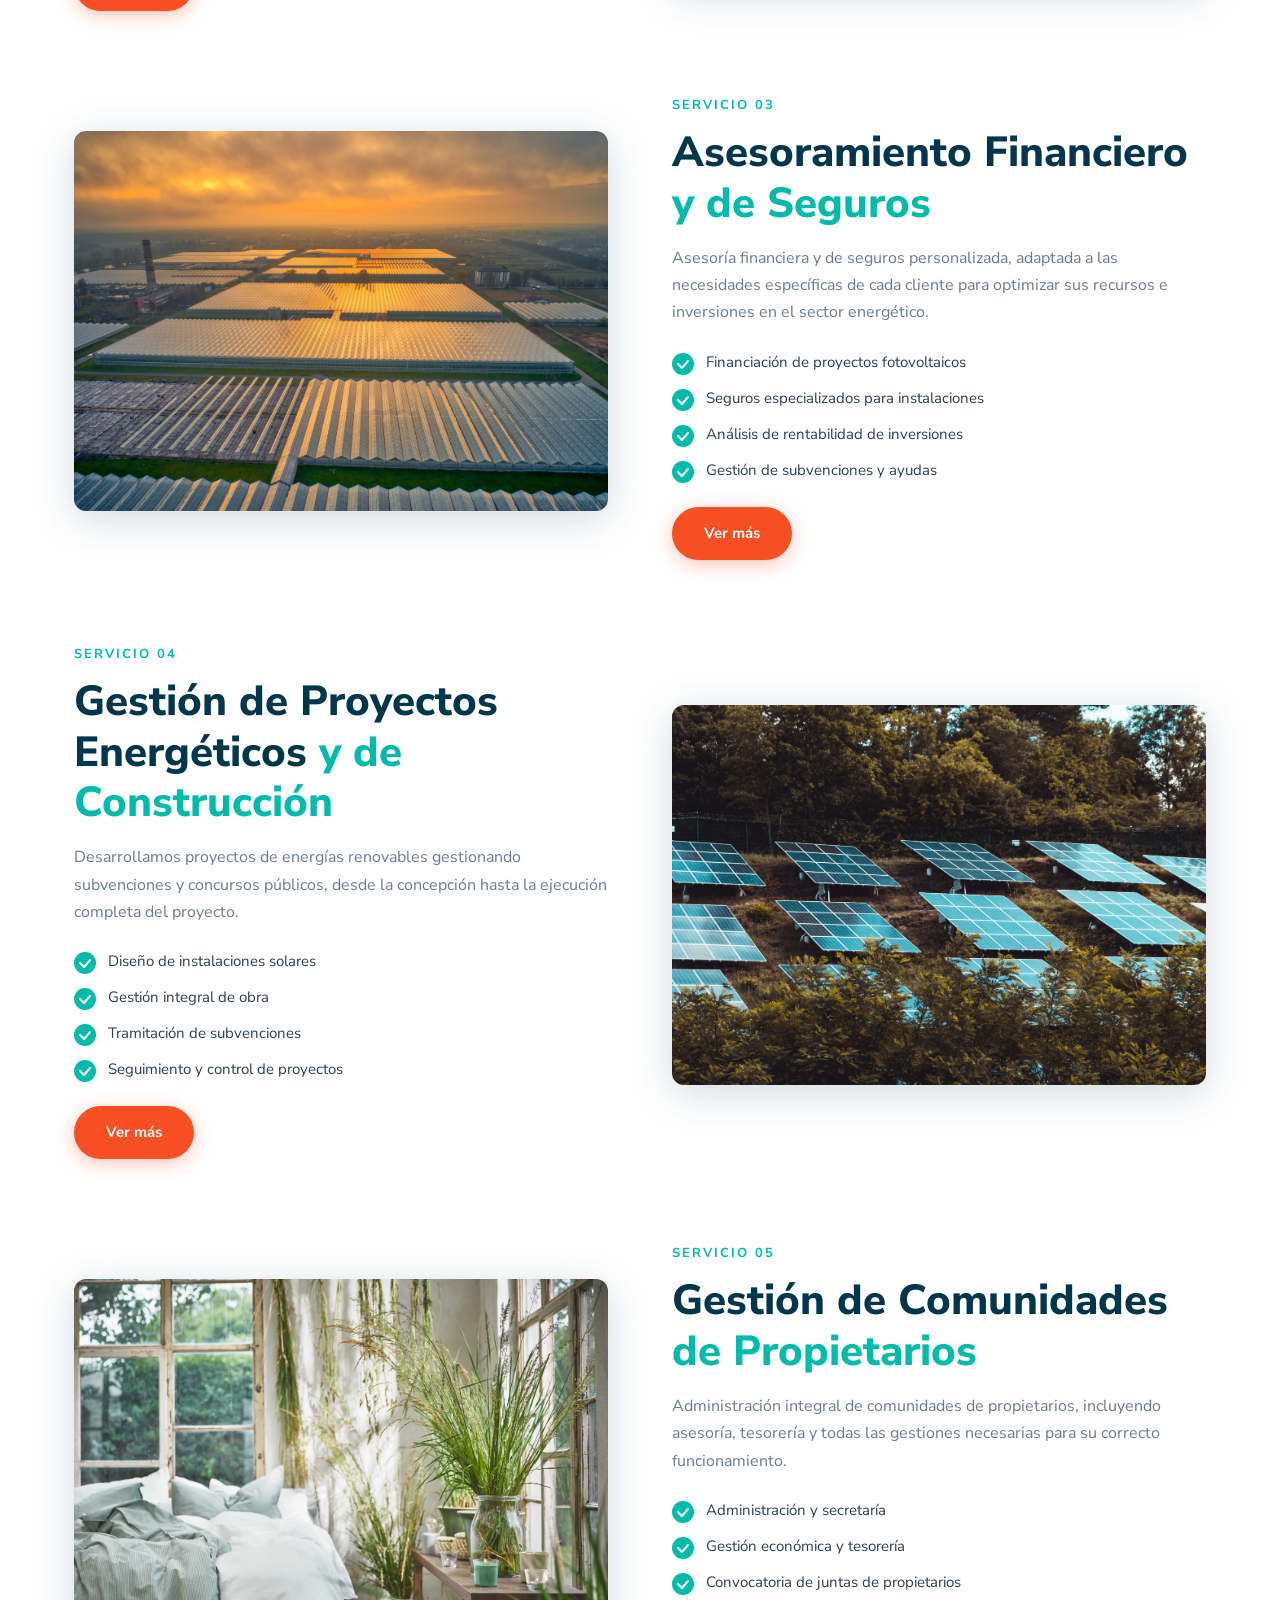
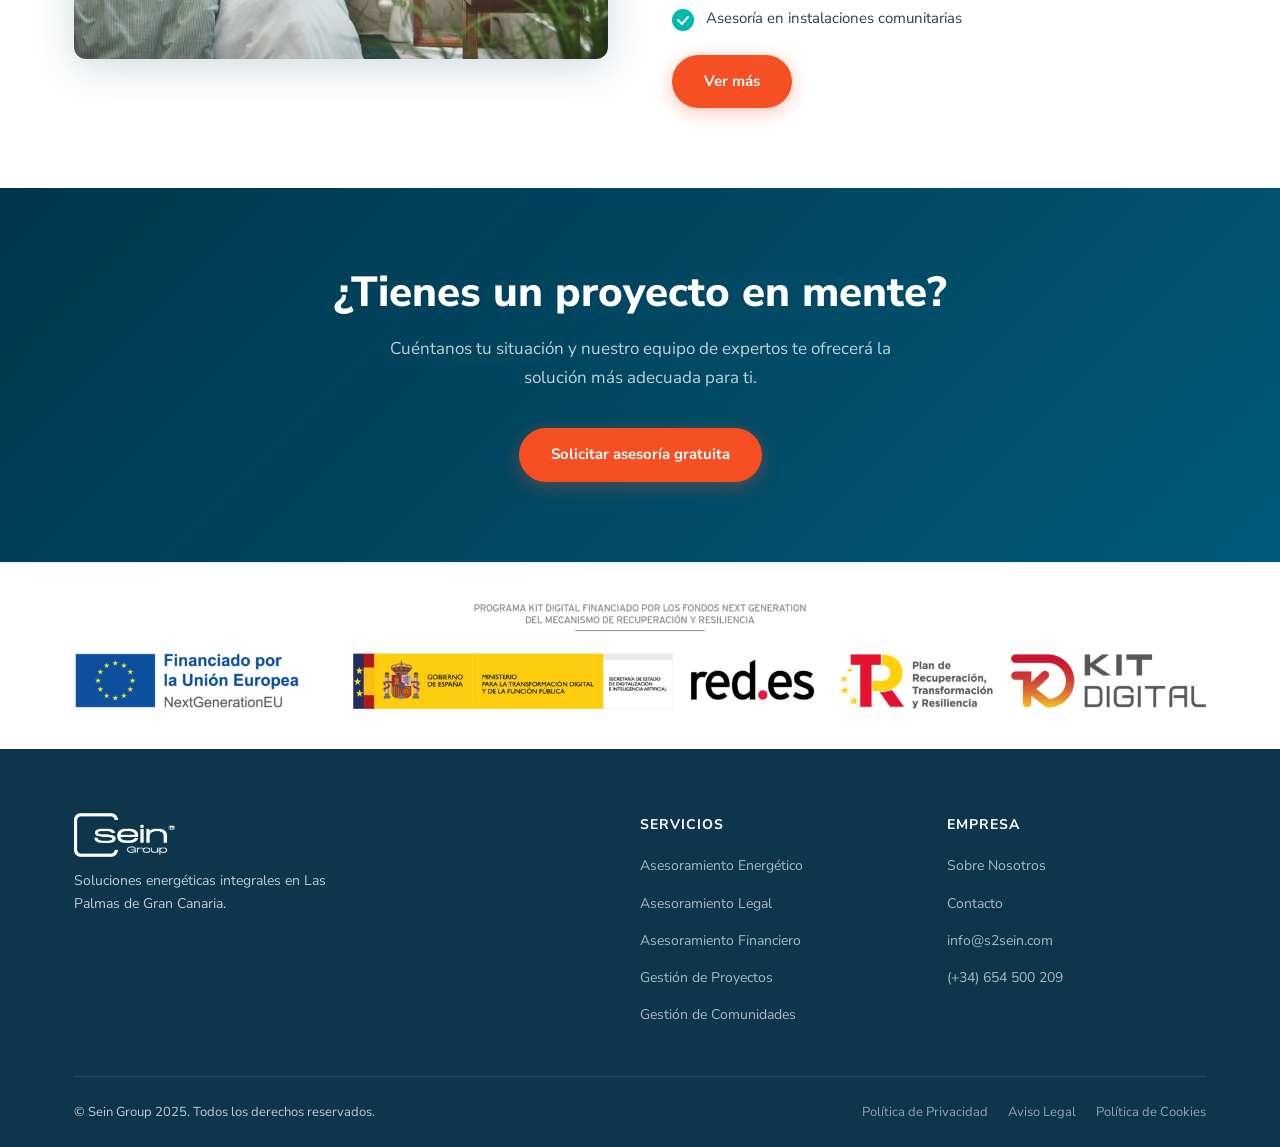
<file: servicios/index.html>
<!DOCTYPE html>
<html lang="es">
<head>
  <meta charset="UTF-8" />
  <meta name="theme-color" content="#00364B" />
  <meta name="viewport" content="width=device-width, initial-scale=1.0" />
  <title>Servicios – Sein Group</title>
  <meta name="description" content="Descubre todos los servicios de Sein Group: asesoramiento energético, legal, financiero, gestión de proyectos y comunidades de propietarios." />
  <link rel="stylesheet" href="../style.css" />
  <link rel="preconnect" href="https://fonts.googleapis.com" />
  <link rel="preconnect" href="https://fonts.gstatic.com" crossorigin />
  <link href="https://fonts.googleapis.com/css2?family=Nunito+Sans:wght@300;400;600;700;800&display=swap" rel="stylesheet" />
</head>
<body>

  <a href="#main-content" class="skip-to-content">Saltar al contenido principal</a>

  <!-- NAVBAR -->
  <header class="navbar" id="navbar">
    <div class="container navbar__inner">
      <a href="../" class="navbar__logo">
        <img src="../images/logo.png" alt="Sein Group" class="navbar__logo-img" />
      </a>
      <button class="navbar__toggle" id="menuToggle" aria-label="Abrir menú">
        <span></span><span></span><span></span>
      </button>
      <nav class="navbar__menu" id="navMenu">
        <ul>
          <li><a href="../">Inicio</a></li>
          <li><a href="../sobre-nosotros/">Sobre Nosotros</a></li>
          <li class="has-dropdown">
            <a href="../servicios/">Servicios <svg width="12" height="8" viewBox="0 0 12 8" fill="none"><path d="M1 1l5 5 5-5" stroke="currentColor" stroke-width="1.8" stroke-linecap="round"/></svg></a>
            <ul class="dropdown">
              <li><a href="../asesoria-energetica/">Asesoramiento Energético</a></li>
              <li><a href="../servicios/asesoramiento-legal/">Asesoramiento Legal</a></li>
              <li><a href="../servicios/asesoramiento-financiero-y-de-seguros/">Asesoramiento Financiero y de Seguros</a></li>
              <li><a href="../servicios/gestion-de-proyectos-energeticos-y-de-construccion/">Gestión de Proyectos Energéticos</a></li>
              <li><a href="../servicios/gestion-de-comunidades-de-propietarios/">Gestión de Comunidades de Propietarios</a></li>
            </ul>
          </li>
          <li><a href="../contacto/">Contacto</a></li>
        </ul>
      </nav>
    </div>
  </header>

  <!-- PAGE HERO -->
  <section class="page-hero" id="main-content">
    <div class="container page-hero__content">
      <span class="page-hero__tag">Qué ofrecemos</span>
      <h1 class="page-hero__title">Nuestros Servicios</h1>
      <nav class="breadcrumb" aria-label="Breadcrumb">
        <a href="../">Inicio</a>
        <span class="breadcrumb__sep">›</span>
        <span>Servicios</span>
      </nav>
    </div>
  </section>

  <!-- INTRO -->
  <section class="page-section">
    <div class="container">
      <div class="section-header">
        <span class="section-tag">Soluciones a medida</span>
        <h2>Todo lo que necesitas para tu <span class="highlight">proyecto energético</span></h2>
        <p>Ofrecemos una gama completa de servicios diseñados para acompañarte en cada etapa de tu proceso energético, desde la asesoría inicial hasta la gestión total de tu proyecto.</p>
      </div>

      <!-- SERVICE 1 -->
      <div class="two-col" style="margin-bottom: 80px;">
        <div class="two-col__img">
          <img src="../images/hero-solar.jpg" alt="Asesoramiento energético" loading="lazy" />
        </div>
        <div class="two-col__text">
          <span class="section-tag">Servicio 01</span>
          <h2>Asesoramiento <span class="highlight">Energético</span></h2>
          <p>Gestionamos todos los trámites previos ante la distribuidora eléctrica, agua y gas con un servicio completamente personalizado. Realizamos auditorías energéticas para empresas y particulares.</p>
          <ul class="feature-list">
            <li>Gestión de contratos con distribuidoras</li>
            <li>Auditorías energéticas</li>
            <li>Optimización de tarifas eléctricas</li>
            <li>Tramitación de instalaciones renovables</li>
          </ul>
          <a href="../asesoria-energetica/" class="btn btn--primary" style="margin-top:24px;">Ver más</a>
        </div>
      </div>

      <!-- SERVICE 2 -->
      <div class="two-col" style="margin-bottom: 80px;">
        <div class="two-col__text">
          <span class="section-tag">Servicio 02</span>
          <h2>Asesoramiento <span class="highlight">Legal</span></h2>
          <p>Orientación jurídica y administrativa tanto para empresas como para particulares. Cubrimos todos los aspectos legales relacionados con el sector energético y la normativa vigente.</p>
          <ul class="feature-list">
            <li>Asesoría en contratos energéticos</li>
            <li>Tramitación de licencias y permisos</li>
            <li>Reclamaciones ante organismos reguladores</li>
            <li>Cumplimiento normativo sectorial</li>
          </ul>
          <a href="../servicios/asesoramiento-legal/" class="btn btn--primary" style="margin-top:24px;">Ver más</a>
        </div>
        <div class="two-col__img">
          <img src="../images/proyecto3.jpg" alt="Asesoramiento legal energético" loading="lazy" />
        </div>
      </div>

      <!-- SERVICE 3 -->
      <div class="two-col" style="margin-bottom: 80px;">
        <div class="two-col__img">
          <img src="../images/city.jpg" alt="Asesoramiento financiero y de seguros" loading="lazy" />
        </div>
        <div class="two-col__text">
          <span class="section-tag">Servicio 03</span>
          <h2>Asesoramiento Financiero <span class="highlight">y de Seguros</span></h2>
          <p>Asesoría financiera y de seguros personalizada, adaptada a las necesidades específicas de cada cliente para optimizar sus recursos e inversiones en el sector energético.</p>
          <ul class="feature-list">
            <li>Financiación de proyectos fotovoltaicos</li>
            <li>Seguros especializados para instalaciones</li>
            <li>Análisis de rentabilidad de inversiones</li>
            <li>Gestión de subvenciones y ayudas</li>
          </ul>
          <a href="../servicios/asesoramiento-financiero-y-de-seguros/" class="btn btn--primary" style="margin-top:24px;">Ver más</a>
        </div>
      </div>

      <!-- SERVICE 4 -->
      <div class="two-col" style="margin-bottom: 80px;">
        <div class="two-col__text">
          <span class="section-tag">Servicio 04</span>
          <h2>Gestión de Proyectos Energéticos <span class="highlight">y de Construcción</span></h2>
          <p>Desarrollamos proyectos de energías renovables gestionando subvenciones y concursos públicos, desde la concepción hasta la ejecución completa del proyecto.</p>
          <ul class="feature-list">
            <li>Diseño de instalaciones solares</li>
            <li>Gestión integral de obra</li>
            <li>Tramitación de subvenciones</li>
            <li>Seguimiento y control de proyectos</li>
          </ul>
          <a href="../servicios/gestion-de-proyectos-energeticos-y-de-construccion/" class="btn btn--primary" style="margin-top:24px;">Ver más</a>
        </div>
        <div class="two-col__img">
          <img src="../images/construccion.jpg" alt="Gestión de proyectos energéticos" loading="lazy" />
        </div>
      </div>

      <!-- SERVICE 5 -->
      <div class="two-col">
        <div class="two-col__img">
          <img src="../images/comunidad.jpg" alt="Gestión de comunidades de propietarios" loading="lazy" />
        </div>
        <div class="two-col__text">
          <span class="section-tag">Servicio 05</span>
          <h2>Gestión de Comunidades <span class="highlight">de Propietarios</span></h2>
          <p>Administración integral de comunidades de propietarios, incluyendo asesoría, tesorería y todas las gestiones necesarias para su correcto funcionamiento.</p>
          <ul class="feature-list">
            <li>Administración y secretaría</li>
            <li>Gestión económica y tesorería</li>
            <li>Convocatoria de juntas de propietarios</li>
            <li>Asesoría en instalaciones comunitarias</li>
          </ul>
          <a href="../servicios/gestion-de-comunidades-de-propietarios/" class="btn btn--primary" style="margin-top:24px;">Ver más</a>
        </div>
      </div>
    </div>
  </section>

  <!-- CTA -->
  <section class="cta-section">
    <div class="container">
      <h2>¿Tienes un proyecto en mente?</h2>
      <p>Cuéntanos tu situación y nuestro equipo de expertos te ofrecerá la solución más adecuada para ti.</p>
      <a href="../contacto/" class="btn btn--primary">Solicitar asesoría gratuita</a>
    </div>
  </section>


  <!-- KIT DIGITAL -->
  <div class="kit-digital-banner">
    <div class="container">
      <img src="../images/kit-digital.png" alt="Cofinanciado por Kit Digital - NextGenerationEU" />
    </div>
  </div>
  <!-- FOOTER -->
  <footer class="footer">
    <div class="container footer__inner">
      <div class="footer__top">
        <div class="footer__brand">
          <a href="../" class="navbar__logo">
            <img src="../images/logo.png" alt="Sein Group" class="navbar__logo-img" />
          </a>
          <p>Soluciones energéticas integrales en Las Palmas de Gran Canaria.</p>
        </div>
        <div class="footer__links">
          <h4>Servicios</h4>
          <ul>
            <li><a href="../asesoria-energetica/">Asesoramiento Energético</a></li>
            <li><a href="../servicios/asesoramiento-legal/">Asesoramiento Legal</a></li>
            <li><a href="../servicios/asesoramiento-financiero-y-de-seguros/">Asesoramiento Financiero</a></li>
            <li><a href="../servicios/gestion-de-proyectos-energeticos-y-de-construccion/">Gestión de Proyectos</a></li>
            <li><a href="../servicios/gestion-de-comunidades-de-propietarios/">Gestión de Comunidades</a></li>
          </ul>
        </div>
        <div class="footer__links">
          <h4>Empresa</h4>
          <ul>
            <li><a href="../sobre-nosotros/">Sobre Nosotros</a></li>
            <li><a href="../contacto/">Contacto</a></li>
            <li><a href="mailto:info@s2sein.com">info@s2sein.com</a></li>
            <li><a href="tel:+34654500209">(+34) 654 500 209</a></li>
          </ul>
        </div>
      </div>
      <div class="footer__bottom">
        <p>© Sein Group 2025. Todos los derechos reservados.</p>
        <div class="footer__legal">
          <a href="../politica-de-privacidad/">Política de Privacidad</a>
          <a href="../aviso-legal/">Aviso Legal</a>
          <a href="../politica-de-cookies/">Política de Cookies</a>
        </div>
      </div>
    </div>
  </footer>

  <script>
    window.addEventListener('scroll', () => {
      document.getElementById('navbar').classList.toggle('scrolled', window.scrollY > 50);
    });
    document.getElementById('menuToggle').addEventListener('click', () => {
      document.getElementById('navMenu').classList.toggle('open');
    });
  </script>
</body>
</html>
</file>
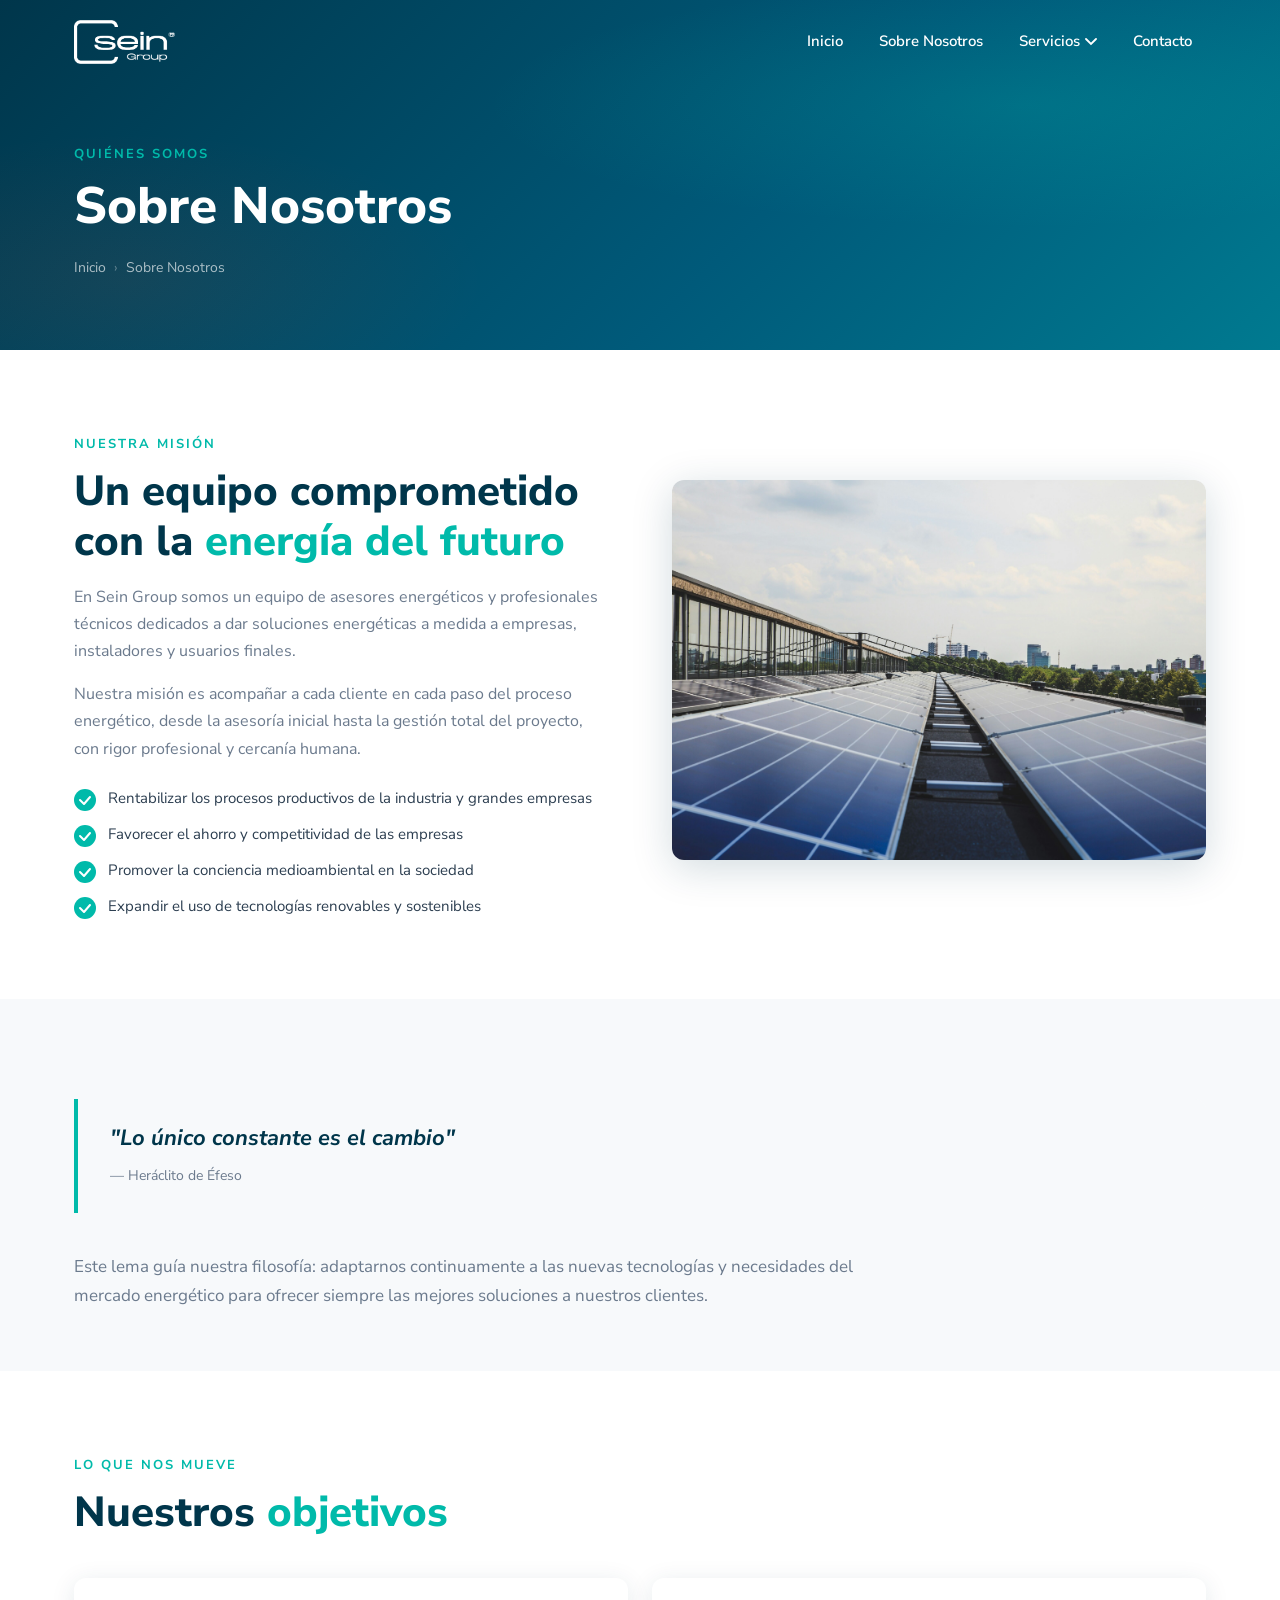
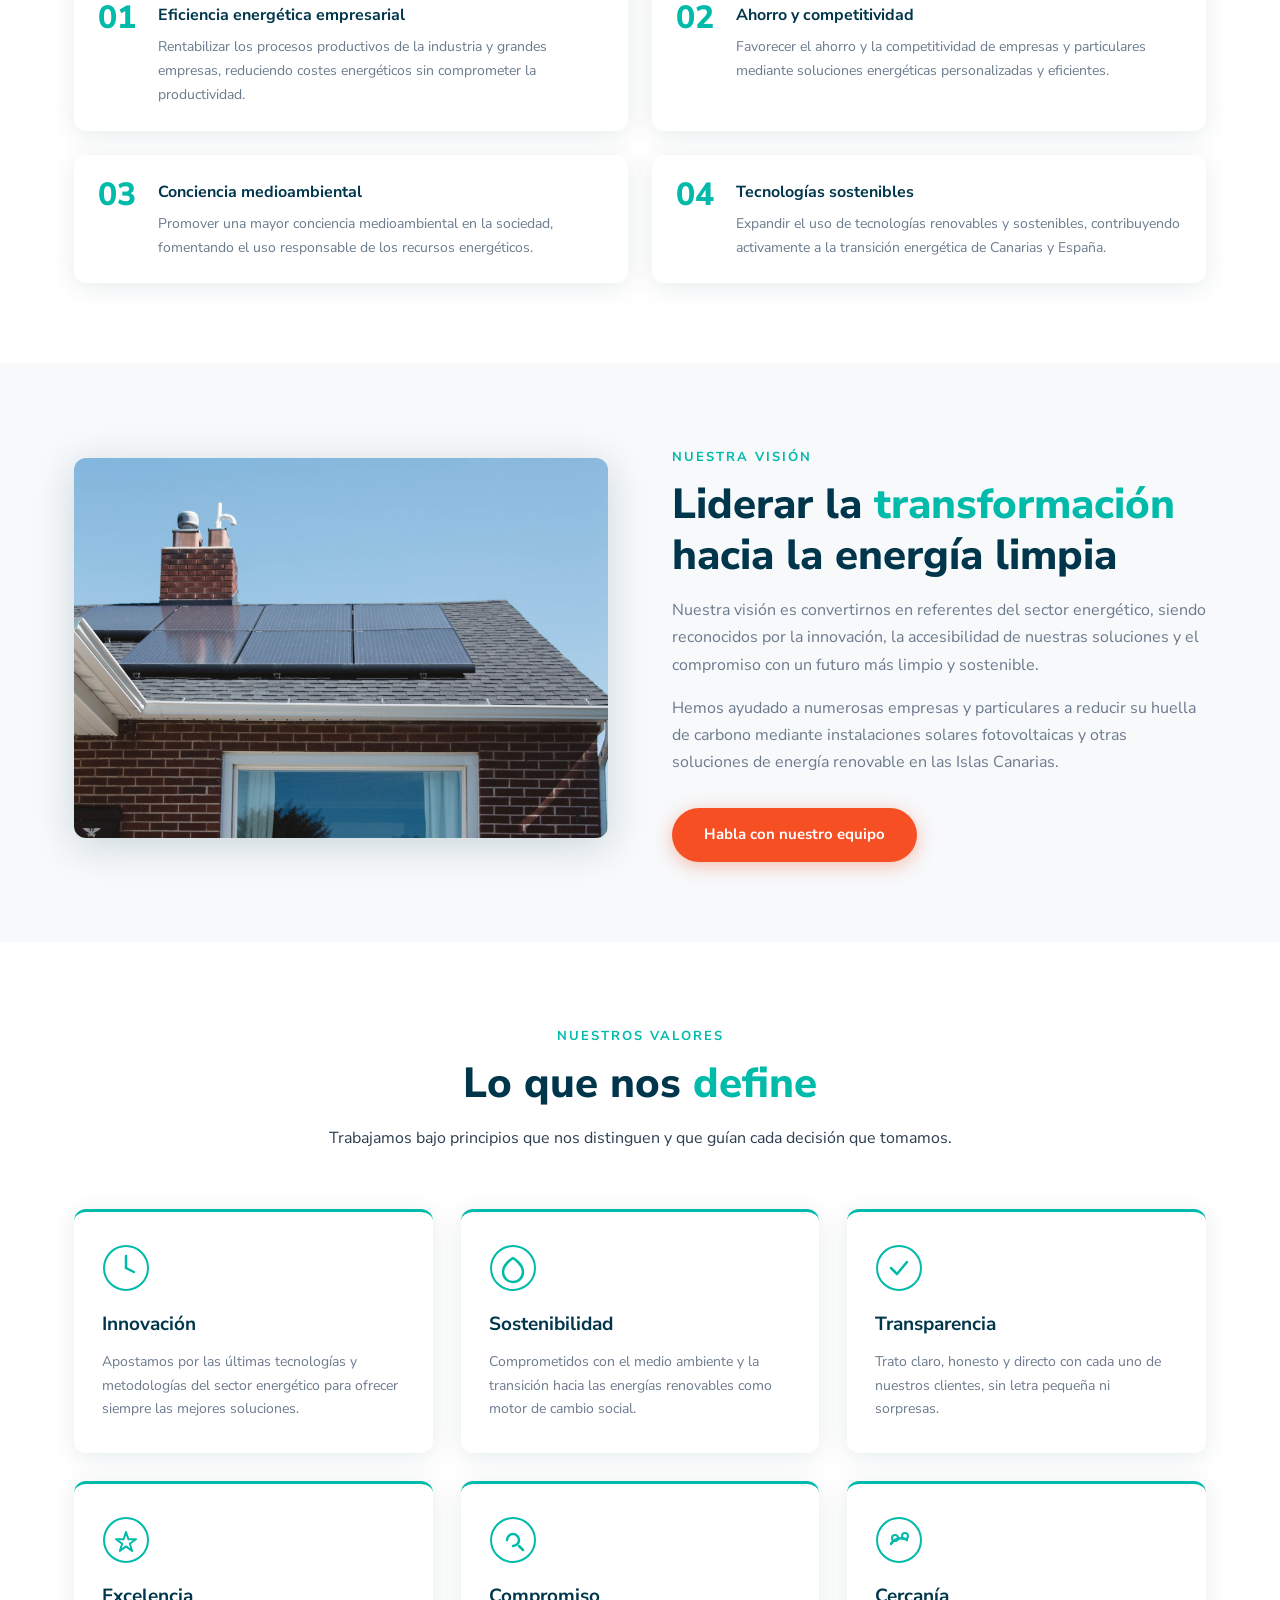
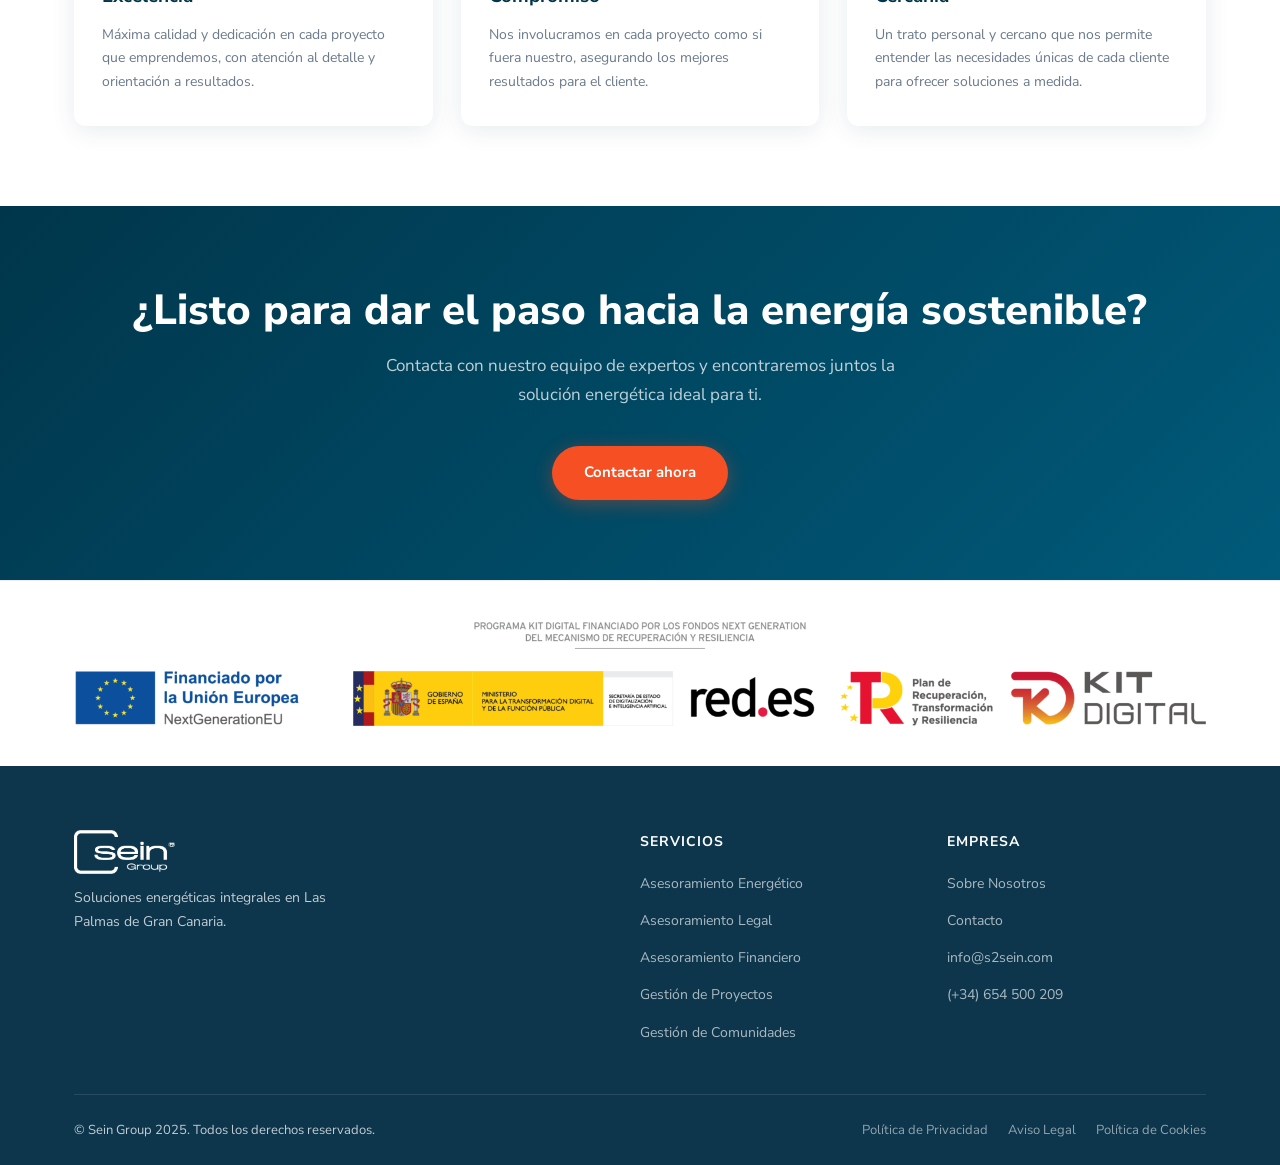
<file: sobre-nosotros/index.html>
<!DOCTYPE html>
<html lang="es">
<head>
  <meta charset="UTF-8" />
  <meta name="theme-color" content="#00364B" />
  <meta name="viewport" content="width=device-width, initial-scale=1.0" />
  <title>Sobre Nosotros – Sein Group</title>
  <meta name="description" content="Conoce al equipo de Sein Group, especialistas en soluciones energéticas integrales en Las Palmas de Gran Canaria." />
  <link rel="stylesheet" href="../style.css" />
  <link rel="preconnect" href="https://fonts.googleapis.com" />
  <link rel="preconnect" href="https://fonts.gstatic.com" crossorigin />
  <link href="https://fonts.googleapis.com/css2?family=Nunito+Sans:wght@300;400;600;700;800&display=swap" rel="stylesheet" />
</head>
<body>

  <a href="#main-content" class="skip-to-content">Saltar al contenido principal</a>

  <!-- NAVBAR -->
  <header class="navbar" id="navbar">
    <div class="container navbar__inner">
      <a href="../" class="navbar__logo">
        <img src="../images/logo.png" alt="Sein Group" class="navbar__logo-img" />
      </a>
      <button class="navbar__toggle" id="menuToggle" aria-label="Abrir menú">
        <span></span><span></span><span></span>
      </button>
      <nav class="navbar__menu" id="navMenu">
        <ul>
          <li><a href="../">Inicio</a></li>
          <li><a href="../sobre-nosotros/">Sobre Nosotros</a></li>
          <li class="has-dropdown">
            <a href="../servicios/">Servicios <svg width="12" height="8" viewBox="0 0 12 8" fill="none"><path d="M1 1l5 5 5-5" stroke="currentColor" stroke-width="1.8" stroke-linecap="round"/></svg></a>
            <ul class="dropdown">
              <li><a href="../asesoria-energetica/">Asesoramiento Energético</a></li>
              <li><a href="../servicios/asesoramiento-legal/">Asesoramiento Legal</a></li>
              <li><a href="../servicios/asesoramiento-financiero-y-de-seguros/">Asesoramiento Financiero y de Seguros</a></li>
              <li><a href="../servicios/gestion-de-proyectos-energeticos-y-de-construccion/">Gestión de Proyectos Energéticos</a></li>
              <li><a href="../servicios/gestion-de-comunidades-de-propietarios/">Gestión de Comunidades de Propietarios</a></li>
            </ul>
          </li>
          <li><a href="../contacto/">Contacto</a></li>
        </ul>
      </nav>
    </div>
  </header>

  <!-- PAGE HERO -->
  <section class="page-hero" id="main-content">
    <div class="container page-hero__content">
      <span class="page-hero__tag">Quiénes somos</span>
      <h1 class="page-hero__title">Sobre Nosotros</h1>
      <nav class="breadcrumb" aria-label="Breadcrumb">
        <a href="../">Inicio</a>
        <span class="breadcrumb__sep">›</span>
        <span>Sobre Nosotros</span>
      </nav>
    </div>
  </section>

  <!-- MISIÓN -->
  <section class="page-section">
    <div class="container">
      <div class="two-col">
        <div class="two-col__text">
          <span class="section-tag">Nuestra misión</span>
          <h2>Un equipo comprometido con la <span class="highlight">energía del futuro</span></h2>
          <p>En Sein Group somos un equipo de asesores energéticos y profesionales técnicos dedicados a dar soluciones energéticas a medida a empresas, instaladores y usuarios finales.</p>
          <p>Nuestra misión es acompañar a cada cliente en cada paso del proceso energético, desde la asesoría inicial hasta la gestión total del proyecto, con rigor profesional y cercanía humana.</p>
          <ul class="feature-list">
            <li>Rentabilizar los procesos productivos de la industria y grandes empresas</li>
            <li>Favorecer el ahorro y competitividad de las empresas</li>
            <li>Promover la conciencia medioambiental en la sociedad</li>
            <li>Expandir el uso de tecnologías renovables y sostenibles</li>
          </ul>
        </div>
        <div class="two-col__img">
          <img src="../images/energia.jpg" alt="Equipo Sein Group trabajando" loading="lazy" />
        </div>
      </div>
    </div>
  </section>

  <!-- LEMA -->
  <section class="page-section--gray" style="padding: 60px 0;">
    <div class="container">
      <div class="quote-block">
        <blockquote>"Lo único constante es el cambio"</blockquote>
        <cite>— Heráclito de Éfeso</cite>
      </div>
      <p style="font-size:17px; color:var(--text-light); max-width:780px;">Este lema guía nuestra filosofía: adaptarnos continuamente a las nuevas tecnologías y necesidades del mercado energético para ofrecer siempre las mejores soluciones a nuestros clientes.</p>
    </div>
  </section>

  <!-- OBJETIVOS -->
  <section class="page-section">
    <div class="container">
      <div class="section-header" style="text-align:left; margin-left:0; max-width:none; margin-bottom:40px;">
        <span class="section-tag">Lo que nos mueve</span>
        <h2>Nuestros <span class="highlight">objetivos</span></h2>
      </div>
      <div class="objetivos-grid">
        <div class="objetivo-item">
          <div class="objetivo-item__num">01</div>
          <div>
            <h4>Eficiencia energética empresarial</h4>
            <p>Rentabilizar los procesos productivos de la industria y grandes empresas, reduciendo costes energéticos sin comprometer la productividad.</p>
          </div>
        </div>
        <div class="objetivo-item">
          <div class="objetivo-item__num">02</div>
          <div>
            <h4>Ahorro y competitividad</h4>
            <p>Favorecer el ahorro y la competitividad de empresas y particulares mediante soluciones energéticas personalizadas y eficientes.</p>
          </div>
        </div>
        <div class="objetivo-item">
          <div class="objetivo-item__num">03</div>
          <div>
            <h4>Conciencia medioambiental</h4>
            <p>Promover una mayor conciencia medioambiental en la sociedad, fomentando el uso responsable de los recursos energéticos.</p>
          </div>
        </div>
        <div class="objetivo-item">
          <div class="objetivo-item__num">04</div>
          <div>
            <h4>Tecnologías sostenibles</h4>
            <p>Expandir el uso de tecnologías renovables y sostenibles, contribuyendo activamente a la transición energética de Canarias y España.</p>
          </div>
        </div>
      </div>
    </div>
  </section>

  <!-- VISIÓN -->
  <section class="page-section page-section--gray">
    <div class="container">
      <div class="two-col">
        <div class="two-col__img">
          <img src="../images/hero-solar.jpg" alt="Instalación solar fotovoltaica" loading="lazy" />
        </div>
        <div class="two-col__text">
          <span class="section-tag">Nuestra visión</span>
          <h2>Liderar la <span class="highlight">transformación</span> hacia la energía limpia</h2>
          <p>Nuestra visión es convertirnos en referentes del sector energético, siendo reconocidos por la innovación, la accesibilidad de nuestras soluciones y el compromiso con un futuro más limpio y sostenible.</p>
          <p>Hemos ayudado a numerosas empresas y particulares a reducir su huella de carbono mediante instalaciones solares fotovoltaicas y otras soluciones de energía renovable en las Islas Canarias.</p>
          <a href="../contacto/" class="btn btn--primary" style="margin-top:16px;">Habla con nuestro equipo</a>
        </div>
      </div>
    </div>
  </section>

  <!-- VALORES -->
  <section class="page-section">
    <div class="container">
      <div class="section-header">
        <span class="section-tag">Nuestros valores</span>
        <h2>Lo que nos <span class="highlight">define</span></h2>
        <p>Trabajamos bajo principios que nos distinguen y que guían cada decisión que tomamos.</p>
      </div>
      <div class="cards-grid">
        <div class="info-card">
          <div class="info-card__icon">
            <svg viewBox="0 0 48 48" fill="none" xmlns="http://www.w3.org/2000/svg">
              <circle cx="24" cy="24" r="22" stroke="#00BAAA" stroke-width="2"/>
              <path d="M24 12v12l8 4" stroke="#00BAAA" stroke-width="2.5" stroke-linecap="round"/>
            </svg>
          </div>
          <h3>Innovación</h3>
          <p>Apostamos por las últimas tecnologías y metodologías del sector energético para ofrecer siempre las mejores soluciones.</p>
        </div>
        <div class="info-card">
          <div class="info-card__icon">
            <svg viewBox="0 0 48 48" fill="none" xmlns="http://www.w3.org/2000/svg">
              <circle cx="24" cy="24" r="22" stroke="#00BAAA" stroke-width="2"/>
              <path d="M24 14c0 0-10 6-10 14a10 10 0 0020 0c0-8-10-14-10-14z" stroke="#00BAAA" stroke-width="2.5" stroke-linejoin="round"/>
            </svg>
          </div>
          <h3>Sostenibilidad</h3>
          <p>Comprometidos con el medio ambiente y la transición hacia las energías renovables como motor de cambio social.</p>
        </div>
        <div class="info-card">
          <div class="info-card__icon">
            <svg viewBox="0 0 48 48" fill="none" xmlns="http://www.w3.org/2000/svg">
              <circle cx="24" cy="24" r="22" stroke="#00BAAA" stroke-width="2"/>
              <path d="M16 24l6 6 10-12" stroke="#00BAAA" stroke-width="2.5" stroke-linecap="round" stroke-linejoin="round"/>
            </svg>
          </div>
          <h3>Transparencia</h3>
          <p>Trato claro, honesto y directo con cada uno de nuestros clientes, sin letra pequeña ni sorpresas.</p>
        </div>
        <div class="info-card">
          <div class="info-card__icon">
            <svg viewBox="0 0 48 48" fill="none" xmlns="http://www.w3.org/2000/svg">
              <circle cx="24" cy="24" r="22" stroke="#00BAAA" stroke-width="2"/>
              <path d="M24 16l2.4 7.2H34l-6.2 4.6 2.4 7.2L24 30.4l-6.2 4.6 2.4-7.2L14 23.2h7.6L24 16z" stroke="#00BAAA" stroke-width="2" stroke-linejoin="round"/>
            </svg>
          </div>
          <h3>Excelencia</h3>
          <p>Máxima calidad y dedicación en cada proyecto que emprendemos, con atención al detalle y orientación a resultados.</p>
        </div>
        <div class="info-card">
          <div class="info-card__icon">
            <svg viewBox="0 0 48 48" fill="none" xmlns="http://www.w3.org/2000/svg">
              <circle cx="24" cy="24" r="22" stroke="#00BAAA" stroke-width="2"/>
              <path d="M18 24c0-3.3 2.7-6 6-6s6 2.7 6 6-2.7 6-6 6" stroke="#00BAAA" stroke-width="2.5" stroke-linecap="round"/>
              <path d="M30 30l4 4" stroke="#00BAAA" stroke-width="2.5" stroke-linecap="round"/>
            </svg>
          </div>
          <h3>Compromiso</h3>
          <p>Nos involucramos en cada proyecto como si fuera nuestro, asegurando los mejores resultados para el cliente.</p>
        </div>
        <div class="info-card">
          <div class="info-card__icon">
            <svg viewBox="0 0 48 48" fill="none" xmlns="http://www.w3.org/2000/svg">
              <circle cx="24" cy="24" r="22" stroke="#00BAAA" stroke-width="2"/>
              <path d="M16 28c2-4 10-8 16-4" stroke="#00BAAA" stroke-width="2.5" stroke-linecap="round"/>
              <circle cx="20" cy="22" r="3" stroke="#00BAAA" stroke-width="2"/>
              <circle cx="30" cy="20" r="3" stroke="#00BAAA" stroke-width="2"/>
            </svg>
          </div>
          <h3>Cercanía</h3>
          <p>Un trato personal y cercano que nos permite entender las necesidades únicas de cada cliente para ofrecer soluciones a medida.</p>
        </div>
      </div>
    </div>
  </section>

  <!-- CTA -->
  <section class="cta-section">
    <div class="container">
      <h2>¿Listo para dar el paso hacia la energía sostenible?</h2>
      <p>Contacta con nuestro equipo de expertos y encontraremos juntos la solución energética ideal para ti.</p>
      <a href="../contacto/" class="btn btn--primary">Contactar ahora</a>
    </div>
  </section>


  <!-- KIT DIGITAL -->
  <div class="kit-digital-banner">
    <div class="container">
      <img src="../images/kit-digital.png" alt="Cofinanciado por Kit Digital - NextGenerationEU" />
    </div>
  </div>
  <!-- FOOTER -->
  <footer class="footer">
    <div class="container footer__inner">
      <div class="footer__top">
        <div class="footer__brand">
          <a href="../" class="navbar__logo">
            <img src="../images/logo.png" alt="Sein Group" class="navbar__logo-img" />
          </a>
          <p>Soluciones energéticas integrales en Las Palmas de Gran Canaria.</p>
        </div>
        <div class="footer__links">
          <h4>Servicios</h4>
          <ul>
            <li><a href="../asesoria-energetica/">Asesoramiento Energético</a></li>
            <li><a href="../servicios/asesoramiento-legal/">Asesoramiento Legal</a></li>
            <li><a href="../servicios/asesoramiento-financiero-y-de-seguros/">Asesoramiento Financiero</a></li>
            <li><a href="../servicios/gestion-de-proyectos-energeticos-y-de-construccion/">Gestión de Proyectos</a></li>
            <li><a href="../servicios/gestion-de-comunidades-de-propietarios/">Gestión de Comunidades</a></li>
          </ul>
        </div>
        <div class="footer__links">
          <h4>Empresa</h4>
          <ul>
            <li><a href="../sobre-nosotros/">Sobre Nosotros</a></li>
            <li><a href="../contacto/">Contacto</a></li>
            <li><a href="mailto:info@s2sein.com">info@s2sein.com</a></li>
            <li><a href="tel:+34654500209">(+34) 654 500 209</a></li>
          </ul>
        </div>
      </div>
      <div class="footer__bottom">
        <p>© Sein Group 2025. Todos los derechos reservados.</p>
        <div class="footer__legal">
          <a href="../politica-de-privacidad/">Política de Privacidad</a>
          <a href="../aviso-legal/">Aviso Legal</a>
          <a href="../politica-de-cookies/">Política de Cookies</a>
        </div>
      </div>
    </div>
  </footer>

  <script>
    window.addEventListener('scroll', () => {
      document.getElementById('navbar').classList.toggle('scrolled', window.scrollY > 50);
    });
    document.getElementById('menuToggle').addEventListener('click', () => {
      document.getElementById('navMenu').classList.toggle('open');
    });
  </script>
</body>
</html>
</file>
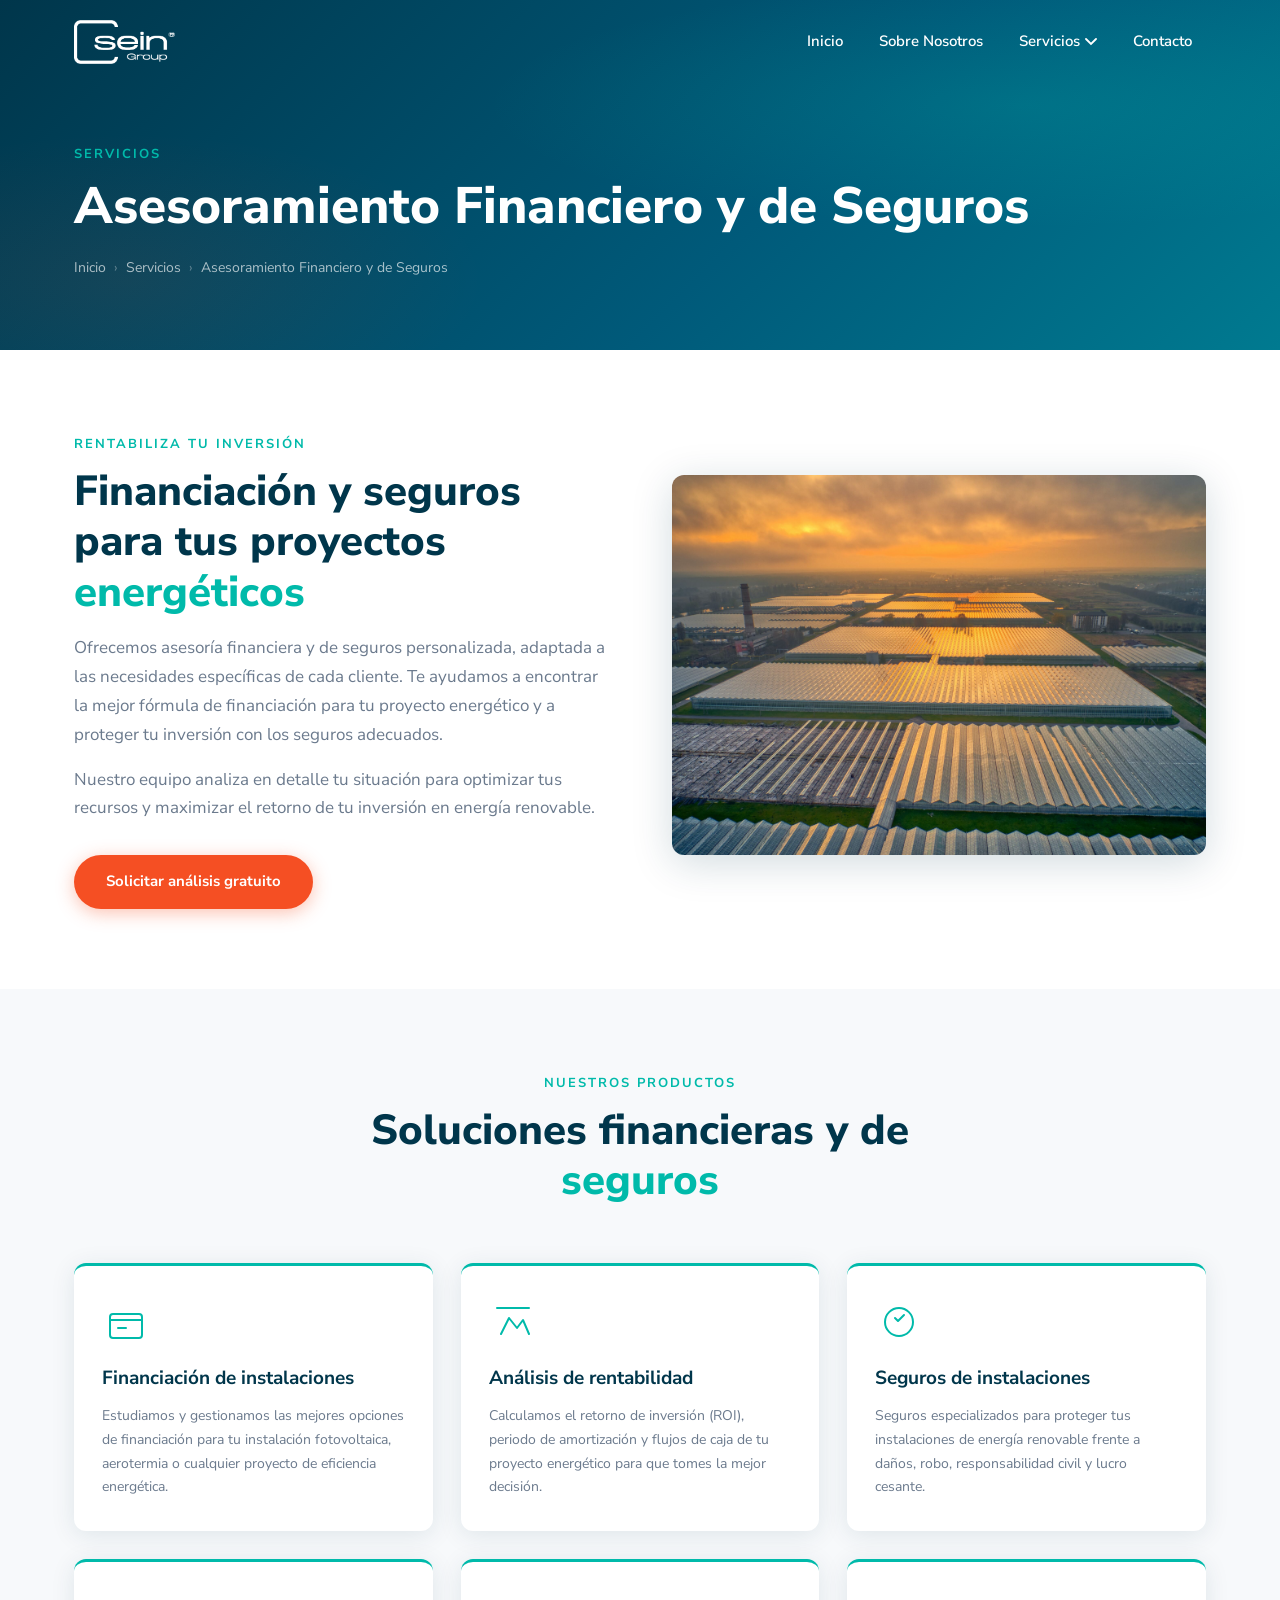
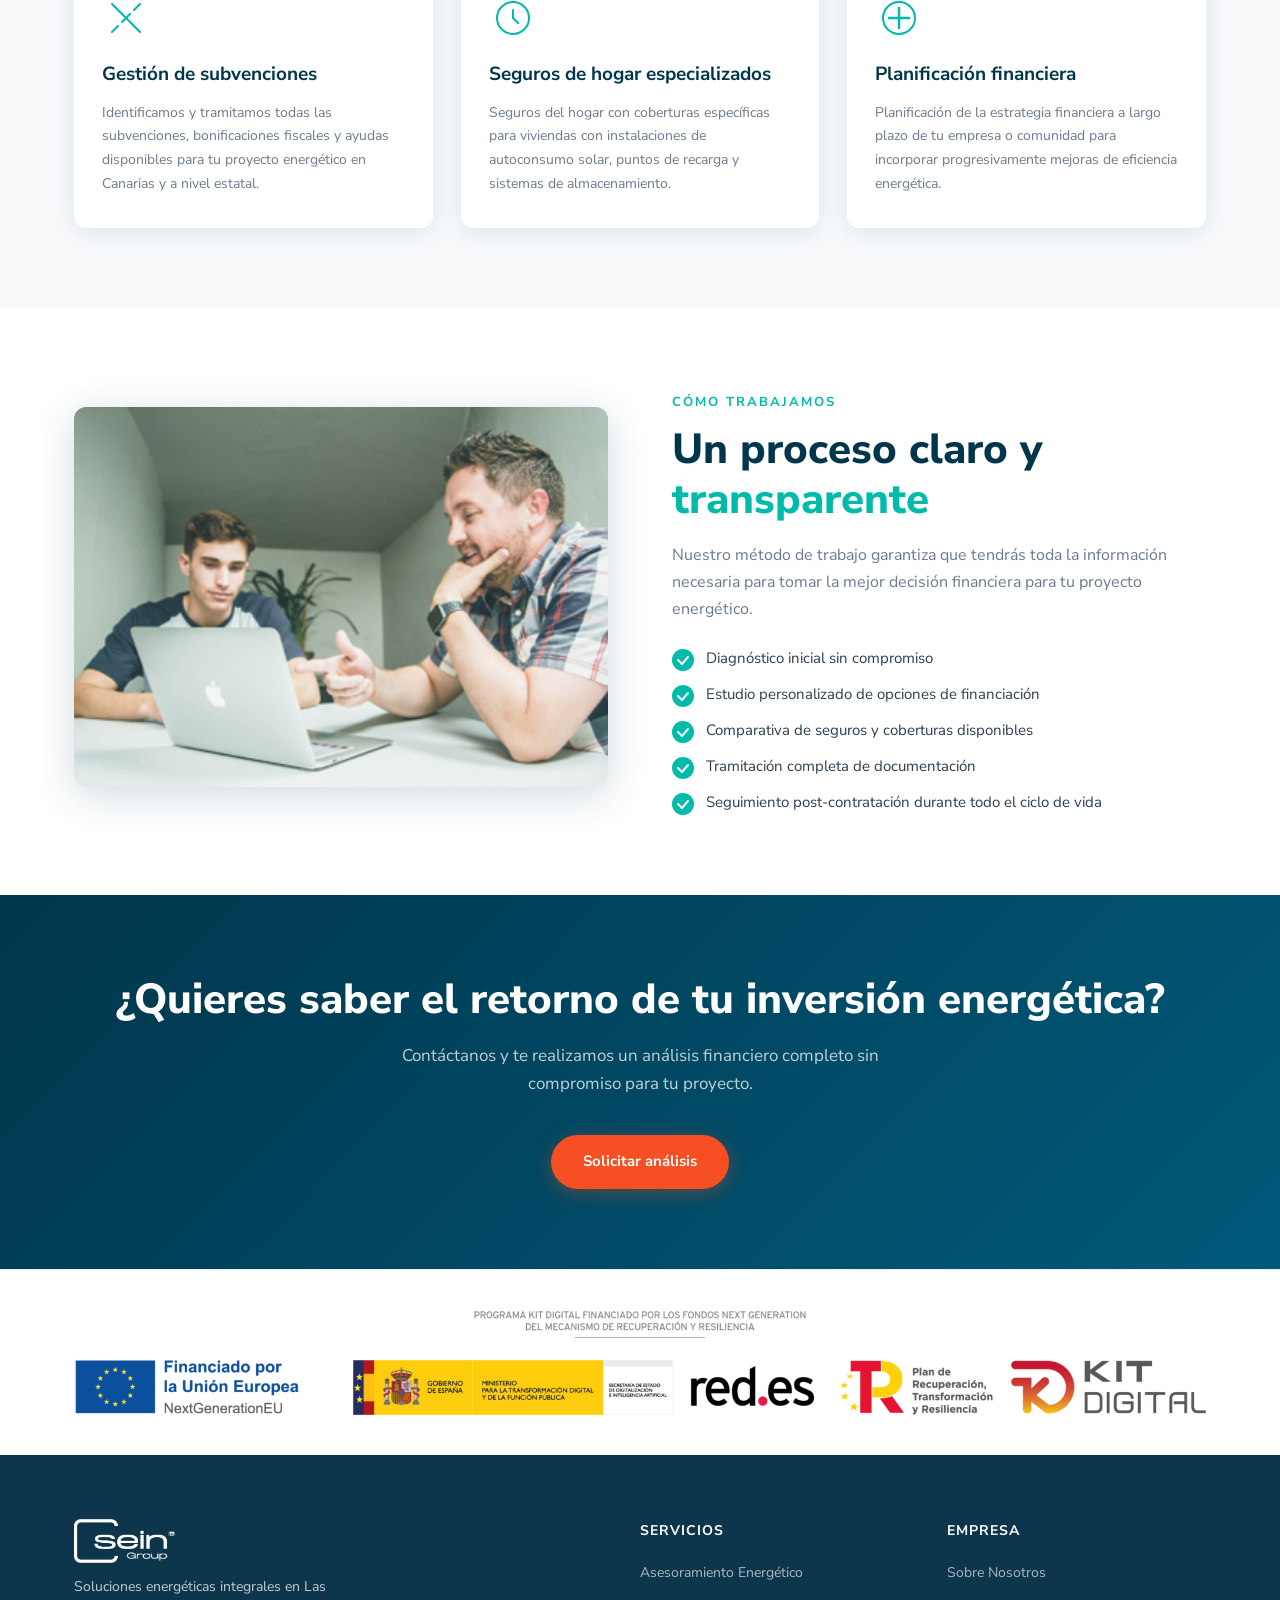
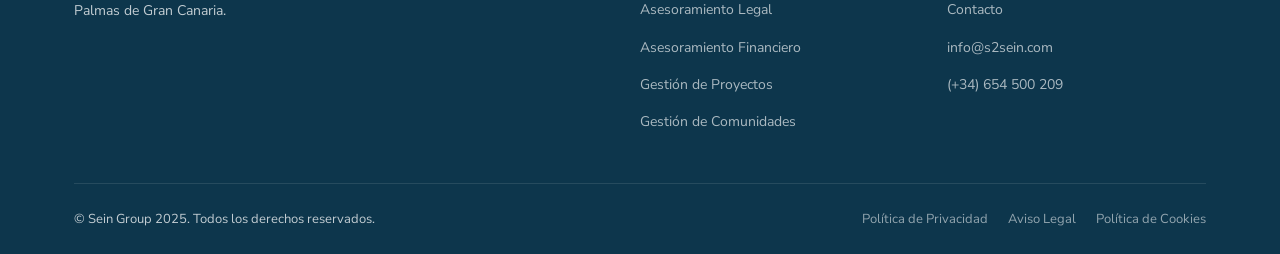
<file: servicios/asesoramiento-financiero-y-de-seguros/index.html>
<!DOCTYPE html>
<html lang="es">
<head>
  <meta charset="UTF-8" />
  <meta name="theme-color" content="#00364B" />
  <meta name="viewport" content="width=device-width, initial-scale=1.0" />
  <title>Asesoramiento Financiero y de Seguros – Sein Group</title>
  <meta name="description" content="Asesoría financiera y de seguros para proyectos energéticos. Financiación, análisis de rentabilidad y seguros especializados para instalaciones." />
  <link rel="stylesheet" href="../../style.css" />
  <link rel="preconnect" href="https://fonts.googleapis.com" />
  <link rel="preconnect" href="https://fonts.gstatic.com" crossorigin />
  <link href="https://fonts.googleapis.com/css2?family=Nunito+Sans:wght@300;400;600;700;800&display=swap" rel="stylesheet" />
</head>
<body>

  <a href="#main-content" class="skip-to-content">Saltar al contenido principal</a>

  <!-- NAVBAR -->
  <header class="navbar" id="navbar">
    <div class="container navbar__inner">
      <a href="../../" class="navbar__logo">
        <img src="../../images/logo.png" alt="Sein Group" class="navbar__logo-img" />
      </a>
      <button class="navbar__toggle" id="menuToggle" aria-label="Abrir menú">
        <span></span><span></span><span></span>
      </button>
      <nav class="navbar__menu" id="navMenu">
        <ul>
          <li><a href="../../">Inicio</a></li>
          <li><a href="../../sobre-nosotros/">Sobre Nosotros</a></li>
          <li class="has-dropdown">
            <a href="../../servicios/">Servicios <svg width="12" height="8" viewBox="0 0 12 8" fill="none"><path d="M1 1l5 5 5-5" stroke="currentColor" stroke-width="1.8" stroke-linecap="round"/></svg></a>
            <ul class="dropdown">
              <li><a href="../../asesoria-energetica/">Asesoramiento Energético</a></li>
              <li><a href="../../servicios/asesoramiento-legal/">Asesoramiento Legal</a></li>
              <li><a href="../../servicios/asesoramiento-financiero-y-de-seguros/">Asesoramiento Financiero y de Seguros</a></li>
              <li><a href="../../servicios/gestion-de-proyectos-energeticos-y-de-construccion/">Gestión de Proyectos Energéticos</a></li>
              <li><a href="../../servicios/gestion-de-comunidades-de-propietarios/">Gestión de Comunidades de Propietarios</a></li>
            </ul>
          </li>
          <li><a href="../../contacto/">Contacto</a></li>
        </ul>
      </nav>
    </div>
  </header>

  <!-- PAGE HERO -->
  <section class="page-hero" id="main-content">
    <div class="container page-hero__content">
      <span class="page-hero__tag">Servicios</span>
      <h1 class="page-hero__title">Asesoramiento Financiero y de Seguros</h1>
      <nav class="breadcrumb" aria-label="Breadcrumb">
        <a href="../../">Inicio</a>
        <span class="breadcrumb__sep">›</span>
        <a href="../../servicios/">Servicios</a>
        <span class="breadcrumb__sep">›</span>
        <span>Asesoramiento Financiero y de Seguros</span>
      </nav>
    </div>
  </section>

  <!-- INTRO -->
  <section class="page-section">
    <div class="container">
      <div class="two-col">
        <div class="two-col__text page-intro">
          <span class="section-tag">Rentabiliza tu inversión</span>
          <h2>Financiación y seguros para tus proyectos <span class="highlight">energéticos</span></h2>
          <p>Ofrecemos asesoría financiera y de seguros personalizada, adaptada a las necesidades específicas de cada cliente. Te ayudamos a encontrar la mejor fórmula de financiación para tu proyecto energético y a proteger tu inversión con los seguros adecuados.</p>
          <p>Nuestro equipo analiza en detalle tu situación para optimizar tus recursos y maximizar el retorno de tu inversión en energía renovable.</p>
          <a href="../../contacto/" class="btn btn--primary" style="margin-top:16px;">Solicitar análisis gratuito</a>
        </div>
        <div class="two-col__img">
          <img src="../../images/city.jpg" alt="Análisis financiero de proyectos energéticos" loading="lazy" />
        </div>
      </div>
    </div>
  </section>

  <!-- SERVICIOS -->
  <section class="page-section page-section--gray">
    <div class="container">
      <div class="section-header">
        <span class="section-tag">Nuestros productos</span>
        <h2>Soluciones financieras y de <span class="highlight">seguros</span></h2>
      </div>
      <div class="cards-grid">
        <div class="info-card">
          <div class="info-card__icon">
            <svg viewBox="0 0 48 48" fill="none" xmlns="http://www.w3.org/2000/svg">
              <rect x="8" y="16" width="32" height="24" rx="3" stroke="#00BAAA" stroke-width="2"/>
              <path d="M8 22h32" stroke="#00BAAA" stroke-width="2"/>
              <path d="M16 30h8" stroke="#00BAAA" stroke-width="2" stroke-linecap="round"/>
            </svg>
          </div>
          <h3>Financiación de instalaciones</h3>
          <p>Estudiamos y gestionamos las mejores opciones de financiación para tu instalación fotovoltaica, aerotermia o cualquier proyecto de eficiencia energética.</p>
        </div>
        <div class="info-card">
          <div class="info-card__icon">
            <svg viewBox="0 0 48 48" fill="none" xmlns="http://www.w3.org/2000/svg">
              <path d="M12 36l8-16 8 10 6-8 6 14" stroke="#00BAAA" stroke-width="2" stroke-linecap="round" stroke-linejoin="round"/>
              <path d="M8 10h32" stroke="#00BAAA" stroke-width="2" stroke-linecap="round"/>
            </svg>
          </div>
          <h3>Análisis de rentabilidad</h3>
          <p>Calculamos el retorno de inversión (ROI), periodo de amortización y flujos de caja de tu proyecto energético para que tomes la mejor decisión.</p>
        </div>
        <div class="info-card">
          <div class="info-card__icon">
            <svg viewBox="0 0 48 48" fill="none" xmlns="http://www.w3.org/2000/svg">
              <path d="M24 10c-7.7 0-14 6.3-14 14s6.3 14 14 14 14-6.3 14-14S31.7 10 24 10z" stroke="#00BAAA" stroke-width="2"/>
              <path d="M20 20l3 3 6-6" stroke="#00BAAA" stroke-width="2" stroke-linecap="round" stroke-linejoin="round"/>
            </svg>
          </div>
          <h3>Seguros de instalaciones</h3>
          <p>Seguros especializados para proteger tus instalaciones de energía renovable frente a daños, robo, responsabilidad civil y lucro cesante.</p>
        </div>
        <div class="info-card">
          <div class="info-card__icon">
            <svg viewBox="0 0 48 48" fill="none" xmlns="http://www.w3.org/2000/svg">
              <path d="M16 32l-6 6M32 16l6-6M20 28l8-8M10 10l28 28" stroke="#00BAAA" stroke-width="2" stroke-linecap="round"/>
            </svg>
          </div>
          <h3>Gestión de subvenciones</h3>
          <p>Identificamos y tramitamos todas las subvenciones, bonificaciones fiscales y ayudas disponibles para tu proyecto energético en Canarias y a nivel estatal.</p>
        </div>
        <div class="info-card">
          <div class="info-card__icon">
            <svg viewBox="0 0 48 48" fill="none" xmlns="http://www.w3.org/2000/svg">
              <circle cx="24" cy="24" r="16" stroke="#00BAAA" stroke-width="2"/>
              <path d="M24 16v8l5 5" stroke="#00BAAA" stroke-width="2" stroke-linecap="round"/>
            </svg>
          </div>
          <h3>Seguros de hogar especializados</h3>
          <p>Seguros del hogar con coberturas específicas para viviendas con instalaciones de autoconsumo solar, puntos de recarga y sistemas de almacenamiento.</p>
        </div>
        <div class="info-card">
          <div class="info-card__icon">
            <svg viewBox="0 0 48 48" fill="none" xmlns="http://www.w3.org/2000/svg">
              <path d="M14 24h20M24 14v20" stroke="#00BAAA" stroke-width="2.5" stroke-linecap="round"/>
              <circle cx="24" cy="24" r="16" stroke="#00BAAA" stroke-width="2"/>
            </svg>
          </div>
          <h3>Planificación financiera</h3>
          <p>Planificación de la estrategia financiera a largo plazo de tu empresa o comunidad para incorporar progresivamente mejoras de eficiencia energética.</p>
        </div>
      </div>
    </div>
  </section>

  <!-- PROCESO -->
  <section class="page-section">
    <div class="container">
      <div class="two-col">
        <div class="two-col__img">
          <img src="../../images/proyecto2.jpg" alt="Proyecto energético financiado" loading="lazy" />
        </div>
        <div class="two-col__text">
          <span class="section-tag">Cómo trabajamos</span>
          <h2>Un proceso claro y <span class="highlight">transparente</span></h2>
          <p>Nuestro método de trabajo garantiza que tendrás toda la información necesaria para tomar la mejor decisión financiera para tu proyecto energético.</p>
          <ul class="feature-list">
            <li>Diagnóstico inicial sin compromiso</li>
            <li>Estudio personalizado de opciones de financiación</li>
            <li>Comparativa de seguros y coberturas disponibles</li>
            <li>Tramitación completa de documentación</li>
            <li>Seguimiento post-contratación durante todo el ciclo de vida</li>
          </ul>
        </div>
      </div>
    </div>
  </section>

  <!-- CTA -->
  <section class="cta-section">
    <div class="container">
      <h2>¿Quieres saber el retorno de tu inversión energética?</h2>
      <p>Contáctanos y te realizamos un análisis financiero completo sin compromiso para tu proyecto.</p>
      <a href="../../contacto/" class="btn btn--primary">Solicitar análisis</a>
    </div>
  </section>


  <!-- KIT DIGITAL -->
  <div class="kit-digital-banner">
    <div class="container">
      <img src="../../images/kit-digital.png" alt="Cofinanciado por Kit Digital - NextGenerationEU" />
    </div>
  </div>
  <!-- FOOTER -->
  <footer class="footer">
    <div class="container footer__inner">
      <div class="footer__top">
        <div class="footer__brand">
          <a href="../../" class="navbar__logo">
            <img src="../../images/logo.png" alt="Sein Group" class="navbar__logo-img" />
          </a>
          <p>Soluciones energéticas integrales en Las Palmas de Gran Canaria.</p>
        </div>
        <div class="footer__links">
          <h4>Servicios</h4>
          <ul>
            <li><a href="../../asesoria-energetica/">Asesoramiento Energético</a></li>
            <li><a href="../../servicios/asesoramiento-legal/">Asesoramiento Legal</a></li>
            <li><a href="../../servicios/asesoramiento-financiero-y-de-seguros/">Asesoramiento Financiero</a></li>
            <li><a href="../../servicios/gestion-de-proyectos-energeticos-y-de-construccion/">Gestión de Proyectos</a></li>
            <li><a href="../../servicios/gestion-de-comunidades-de-propietarios/">Gestión de Comunidades</a></li>
          </ul>
        </div>
        <div class="footer__links">
          <h4>Empresa</h4>
          <ul>
            <li><a href="../../sobre-nosotros/">Sobre Nosotros</a></li>
            <li><a href="../../contacto/">Contacto</a></li>
            <li><a href="mailto:info@s2sein.com">info@s2sein.com</a></li>
            <li><a href="tel:+34654500209">(+34) 654 500 209</a></li>
          </ul>
        </div>
      </div>
      <div class="footer__bottom">
        <p>© Sein Group 2025. Todos los derechos reservados.</p>
        <div class="footer__legal">
          <a href="../../politica-de-privacidad/">Política de Privacidad</a>
          <a href="../../aviso-legal/">Aviso Legal</a>
          <a href="../../politica-de-cookies/">Política de Cookies</a>
        </div>
      </div>
    </div>
  </footer>

  <script>
    window.addEventListener('scroll', () => {
      document.getElementById('navbar').classList.toggle('scrolled', window.scrollY > 50);
    });
    document.getElementById('menuToggle').addEventListener('click', () => {
      document.getElementById('navMenu').classList.toggle('open');
    });
  </script>
</body>
</html>
</file>
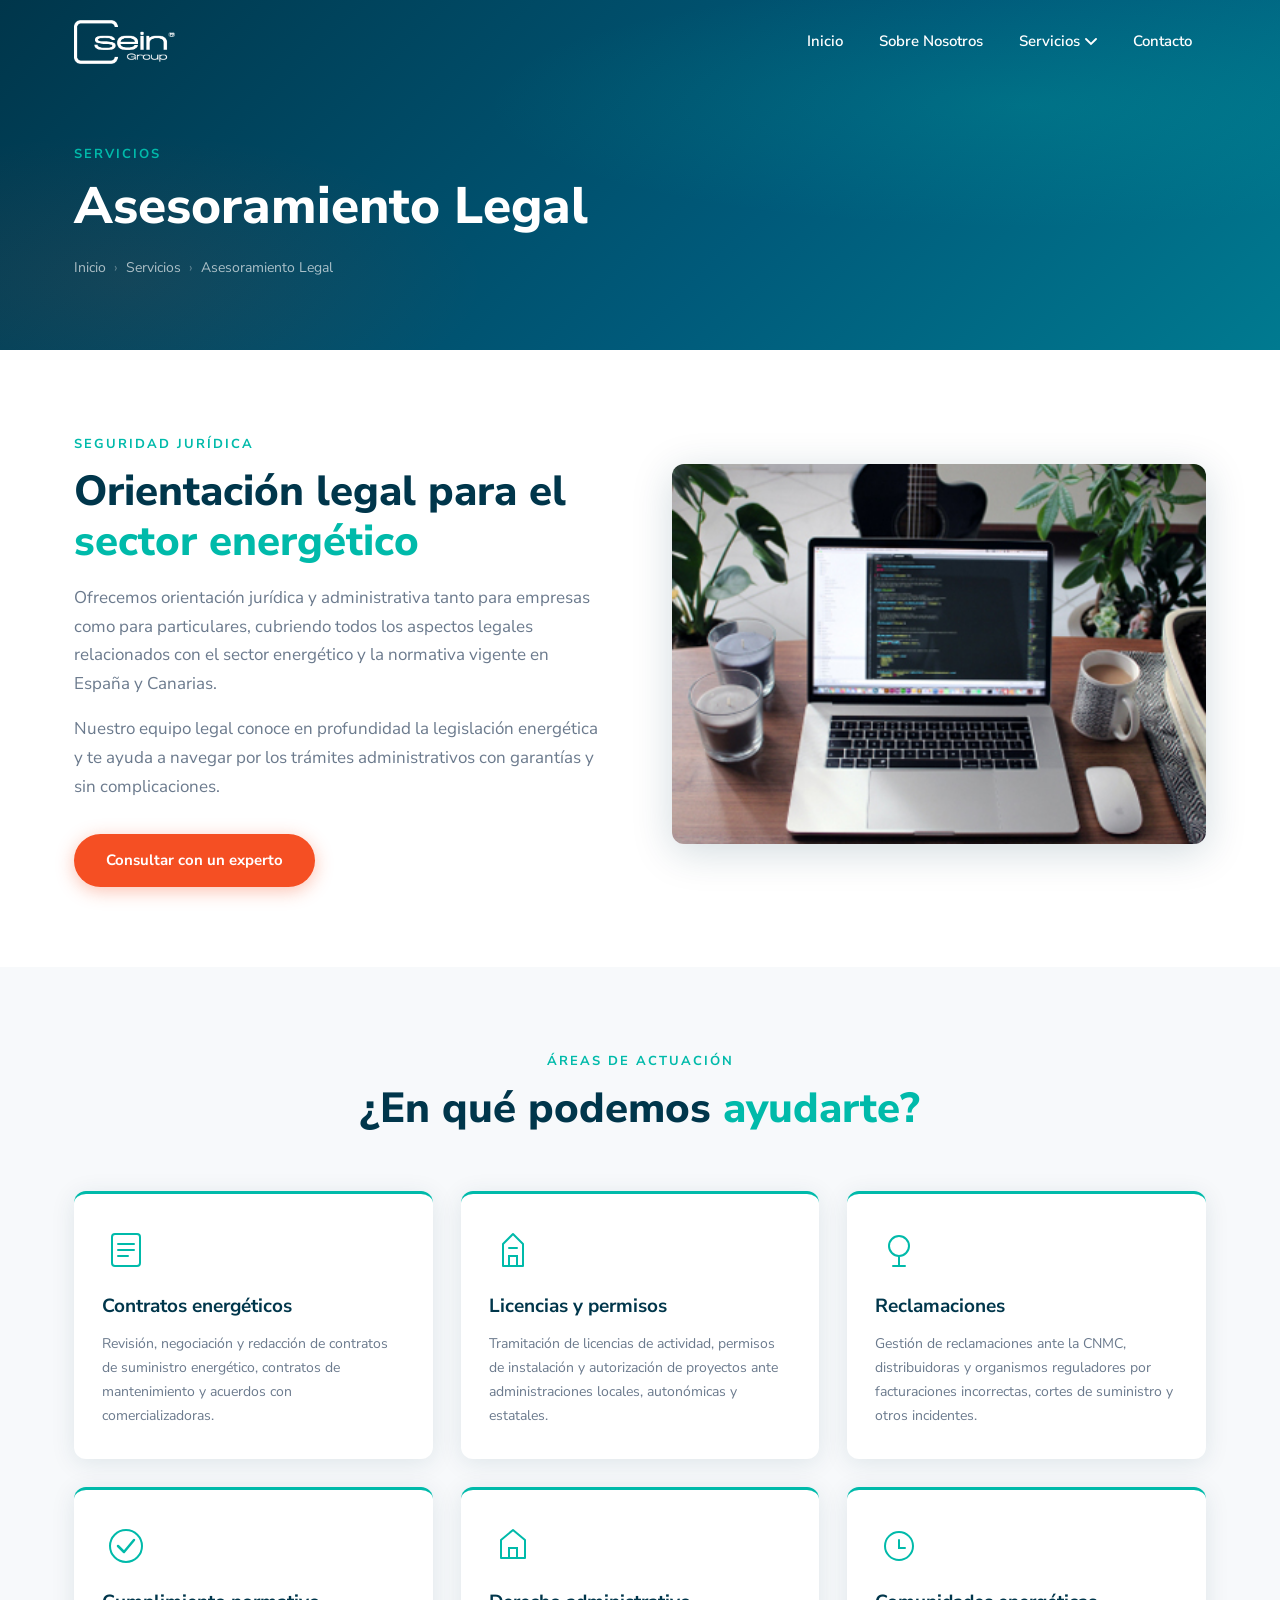
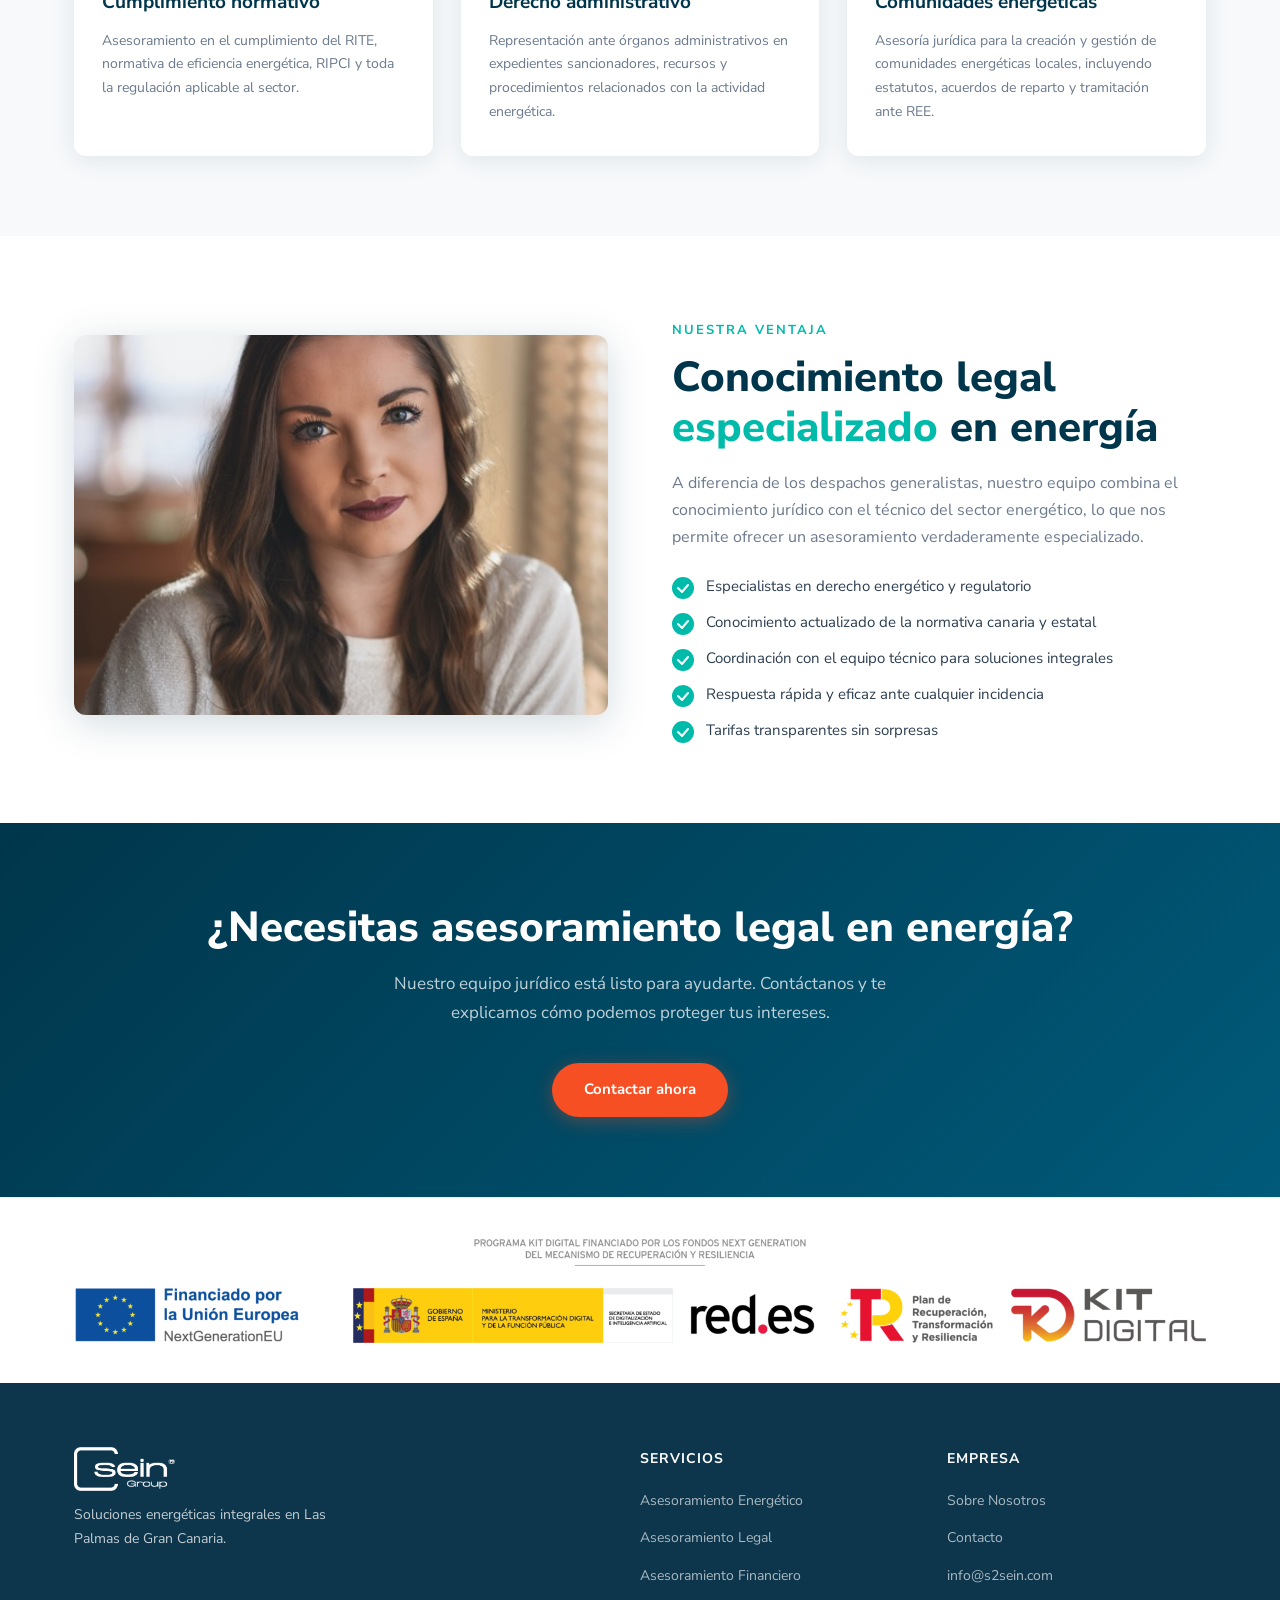
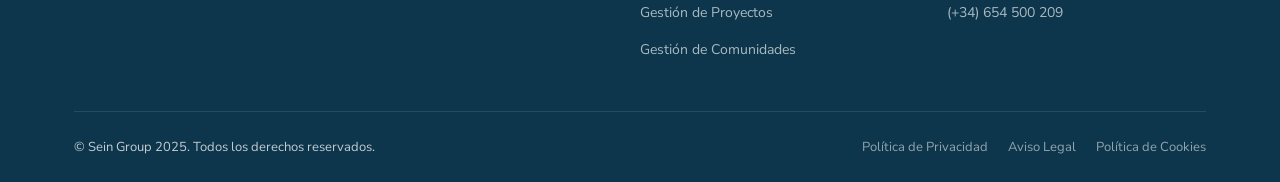
<file: servicios/asesoramiento-legal/index.html>
<!DOCTYPE html>
<html lang="es">
<head>
  <meta charset="UTF-8" />
  <meta name="theme-color" content="#00364B" />
  <meta name="viewport" content="width=device-width, initial-scale=1.0" />
  <title>Asesoramiento Legal – Sein Group</title>
  <meta name="description" content="Orientación jurídica y administrativa para empresas y particulares en el sector energético. Contratos, licencias y cumplimiento normativo." />
  <link rel="stylesheet" href="../../style.css" />
  <link rel="preconnect" href="https://fonts.googleapis.com" />
  <link rel="preconnect" href="https://fonts.gstatic.com" crossorigin />
  <link href="https://fonts.googleapis.com/css2?family=Nunito+Sans:wght@300;400;600;700;800&display=swap" rel="stylesheet" />
</head>
<body>

  <a href="#main-content" class="skip-to-content">Saltar al contenido principal</a>

  <!-- NAVBAR -->
  <header class="navbar" id="navbar">
    <div class="container navbar__inner">
      <a href="../../" class="navbar__logo">
        <img src="../../images/logo.png" alt="Sein Group" class="navbar__logo-img" />
      </a>
      <button class="navbar__toggle" id="menuToggle" aria-label="Abrir menú">
        <span></span><span></span><span></span>
      </button>
      <nav class="navbar__menu" id="navMenu">
        <ul>
          <li><a href="../../">Inicio</a></li>
          <li><a href="../../sobre-nosotros/">Sobre Nosotros</a></li>
          <li class="has-dropdown">
            <a href="../../servicios/">Servicios <svg width="12" height="8" viewBox="0 0 12 8" fill="none"><path d="M1 1l5 5 5-5" stroke="currentColor" stroke-width="1.8" stroke-linecap="round"/></svg></a>
            <ul class="dropdown">
              <li><a href="../../asesoria-energetica/">Asesoramiento Energético</a></li>
              <li><a href="../../servicios/asesoramiento-legal/">Asesoramiento Legal</a></li>
              <li><a href="../../servicios/asesoramiento-financiero-y-de-seguros/">Asesoramiento Financiero y de Seguros</a></li>
              <li><a href="../../servicios/gestion-de-proyectos-energeticos-y-de-construccion/">Gestión de Proyectos Energéticos</a></li>
              <li><a href="../../servicios/gestion-de-comunidades-de-propietarios/">Gestión de Comunidades de Propietarios</a></li>
            </ul>
          </li>
          <li><a href="../../contacto/">Contacto</a></li>
        </ul>
      </nav>
    </div>
  </header>

  <!-- PAGE HERO -->
  <section class="page-hero" id="main-content">
    <div class="container page-hero__content">
      <span class="page-hero__tag">Servicios</span>
      <h1 class="page-hero__title">Asesoramiento Legal</h1>
      <nav class="breadcrumb" aria-label="Breadcrumb">
        <a href="../../">Inicio</a>
        <span class="breadcrumb__sep">›</span>
        <a href="../../servicios/">Servicios</a>
        <span class="breadcrumb__sep">›</span>
        <span>Asesoramiento Legal</span>
      </nav>
    </div>
  </section>

  <!-- INTRO -->
  <section class="page-section">
    <div class="container">
      <div class="two-col">
        <div class="two-col__text page-intro">
          <span class="section-tag">Seguridad jurídica</span>
          <h2>Orientación legal para el <span class="highlight">sector energético</span></h2>
          <p>Ofrecemos orientación jurídica y administrativa tanto para empresas como para particulares, cubriendo todos los aspectos legales relacionados con el sector energético y la normativa vigente en España y Canarias.</p>
          <p>Nuestro equipo legal conoce en profundidad la legislación energética y te ayuda a navegar por los trámites administrativos con garantías y sin complicaciones.</p>
          <a href="../../contacto/" class="btn btn--primary" style="margin-top:16px;">Consultar con un experto</a>
        </div>
        <div class="two-col__img">
          <img src="../../images/proyecto3.jpg" alt="Asesoramiento legal energético" loading="lazy" />
        </div>
      </div>
    </div>
  </section>

  <!-- SERVICIOS -->
  <section class="page-section page-section--gray">
    <div class="container">
      <div class="section-header">
        <span class="section-tag">Áreas de actuación</span>
        <h2>¿En qué podemos <span class="highlight">ayudarte?</span></h2>
      </div>
      <div class="cards-grid">
        <div class="info-card">
          <div class="info-card__icon">
            <svg viewBox="0 0 48 48" fill="none" xmlns="http://www.w3.org/2000/svg">
              <rect x="10" y="8" width="28" height="32" rx="3" stroke="#00BAAA" stroke-width="2"/>
              <path d="M16 18h16M16 24h16M16 30h10" stroke="#00BAAA" stroke-width="2" stroke-linecap="round"/>
            </svg>
          </div>
          <h3>Contratos energéticos</h3>
          <p>Revisión, negociación y redacción de contratos de suministro energético, contratos de mantenimiento y acuerdos con comercializadoras.</p>
        </div>
        <div class="info-card">
          <div class="info-card__icon">
            <svg viewBox="0 0 48 48" fill="none" xmlns="http://www.w3.org/2000/svg">
              <path d="M24 8L14 18v22h20V18L24 8z" stroke="#00BAAA" stroke-width="2" stroke-linejoin="round"/>
              <path d="M20 40V30h8v10" stroke="#00BAAA" stroke-width="2"/>
              <path d="M20 22h8" stroke="#00BAAA" stroke-width="2" stroke-linecap="round"/>
            </svg>
          </div>
          <h3>Licencias y permisos</h3>
          <p>Tramitación de licencias de actividad, permisos de instalación y autorización de proyectos ante administraciones locales, autonómicas y estatales.</p>
        </div>
        <div class="info-card">
          <div class="info-card__icon">
            <svg viewBox="0 0 48 48" fill="none" xmlns="http://www.w3.org/2000/svg">
              <circle cx="24" cy="20" r="10" stroke="#00BAAA" stroke-width="2"/>
              <path d="M24 30v10M18 40h12" stroke="#00BAAA" stroke-width="2" stroke-linecap="round"/>
            </svg>
          </div>
          <h3>Reclamaciones</h3>
          <p>Gestión de reclamaciones ante la CNMC, distribuidoras y organismos reguladores por facturaciones incorrectas, cortes de suministro y otros incidentes.</p>
        </div>
        <div class="info-card">
          <div class="info-card__icon">
            <svg viewBox="0 0 48 48" fill="none" xmlns="http://www.w3.org/2000/svg">
              <path d="M16 24l6 6 10-12" stroke="#00BAAA" stroke-width="2.5" stroke-linecap="round" stroke-linejoin="round"/>
              <circle cx="24" cy="24" r="16" stroke="#00BAAA" stroke-width="2"/>
            </svg>
          </div>
          <h3>Cumplimiento normativo</h3>
          <p>Asesoramiento en el cumplimiento del RITE, normativa de eficiencia energética, RIPCI y toda la regulación aplicable al sector.</p>
        </div>
        <div class="info-card">
          <div class="info-card__icon">
            <svg viewBox="0 0 48 48" fill="none" xmlns="http://www.w3.org/2000/svg">
              <path d="M12 36V18l12-10 12 10v18H12z" stroke="#00BAAA" stroke-width="2" stroke-linejoin="round"/>
              <path d="M20 36V26h8v10" stroke="#00BAAA" stroke-width="2"/>
            </svg>
          </div>
          <h3>Derecho administrativo</h3>
          <p>Representación ante órganos administrativos en expedientes sancionadores, recursos y procedimientos relacionados con la actividad energética.</p>
        </div>
        <div class="info-card">
          <div class="info-card__icon">
            <svg viewBox="0 0 48 48" fill="none" xmlns="http://www.w3.org/2000/svg">
              <path d="M24 10c-7.7 0-14 6.3-14 14s6.3 14 14 14 14-6.3 14-14S31.7 10 24 10z" stroke="#00BAAA" stroke-width="2"/>
              <path d="M24 18v8h6" stroke="#00BAAA" stroke-width="2" stroke-linecap="round"/>
            </svg>
          </div>
          <h3>Comunidades energéticas</h3>
          <p>Asesoría jurídica para la creación y gestión de comunidades energéticas locales, incluyendo estatutos, acuerdos de reparto y tramitación ante REE.</p>
        </div>
      </div>
    </div>
  </section>

  <!-- POR QUÉ -->
  <section class="page-section">
    <div class="container">
      <div class="two-col">
        <div class="two-col__img">
          <img src="../../images/equipo.jpg" alt="Equipo legal de Sein Group" loading="lazy" />
        </div>
        <div class="two-col__text">
          <span class="section-tag">Nuestra ventaja</span>
          <h2>Conocimiento legal <span class="highlight">especializado</span> en energía</h2>
          <p>A diferencia de los despachos generalistas, nuestro equipo combina el conocimiento jurídico con el técnico del sector energético, lo que nos permite ofrecer un asesoramiento verdaderamente especializado.</p>
          <ul class="feature-list">
            <li>Especialistas en derecho energético y regulatorio</li>
            <li>Conocimiento actualizado de la normativa canaria y estatal</li>
            <li>Coordinación con el equipo técnico para soluciones integrales</li>
            <li>Respuesta rápida y eficaz ante cualquier incidencia</li>
            <li>Tarifas transparentes sin sorpresas</li>
          </ul>
        </div>
      </div>
    </div>
  </section>

  <!-- CTA -->
  <section class="cta-section">
    <div class="container">
      <h2>¿Necesitas asesoramiento legal en energía?</h2>
      <p>Nuestro equipo jurídico está listo para ayudarte. Contáctanos y te explicamos cómo podemos proteger tus intereses.</p>
      <a href="../../contacto/" class="btn btn--primary">Contactar ahora</a>
    </div>
  </section>


  <!-- KIT DIGITAL -->
  <div class="kit-digital-banner">
    <div class="container">
      <img src="../../images/kit-digital.png" alt="Cofinanciado por Kit Digital - NextGenerationEU" />
    </div>
  </div>
  <!-- FOOTER -->
  <footer class="footer">
    <div class="container footer__inner">
      <div class="footer__top">
        <div class="footer__brand">
          <a href="../../" class="navbar__logo">
            <img src="../../images/logo.png" alt="Sein Group" class="navbar__logo-img" />
          </a>
          <p>Soluciones energéticas integrales en Las Palmas de Gran Canaria.</p>
        </div>
        <div class="footer__links">
          <h4>Servicios</h4>
          <ul>
            <li><a href="../../asesoria-energetica/">Asesoramiento Energético</a></li>
            <li><a href="../../servicios/asesoramiento-legal/">Asesoramiento Legal</a></li>
            <li><a href="../../servicios/asesoramiento-financiero-y-de-seguros/">Asesoramiento Financiero</a></li>
            <li><a href="../../servicios/gestion-de-proyectos-energeticos-y-de-construccion/">Gestión de Proyectos</a></li>
            <li><a href="../../servicios/gestion-de-comunidades-de-propietarios/">Gestión de Comunidades</a></li>
          </ul>
        </div>
        <div class="footer__links">
          <h4>Empresa</h4>
          <ul>
            <li><a href="../../sobre-nosotros/">Sobre Nosotros</a></li>
            <li><a href="../../contacto/">Contacto</a></li>
            <li><a href="mailto:info@s2sein.com">info@s2sein.com</a></li>
            <li><a href="tel:+34654500209">(+34) 654 500 209</a></li>
          </ul>
        </div>
      </div>
      <div class="footer__bottom">
        <p>© Sein Group 2025. Todos los derechos reservados.</p>
        <div class="footer__legal">
          <a href="../../politica-de-privacidad/">Política de Privacidad</a>
          <a href="../../aviso-legal/">Aviso Legal</a>
          <a href="../../politica-de-cookies/">Política de Cookies</a>
        </div>
      </div>
    </div>
  </footer>

  <script>
    window.addEventListener('scroll', () => {
      document.getElementById('navbar').classList.toggle('scrolled', window.scrollY > 50);
    });
    document.getElementById('menuToggle').addEventListener('click', () => {
      document.getElementById('navMenu').classList.toggle('open');
    });
  </script>
</body>
</html>
</file>
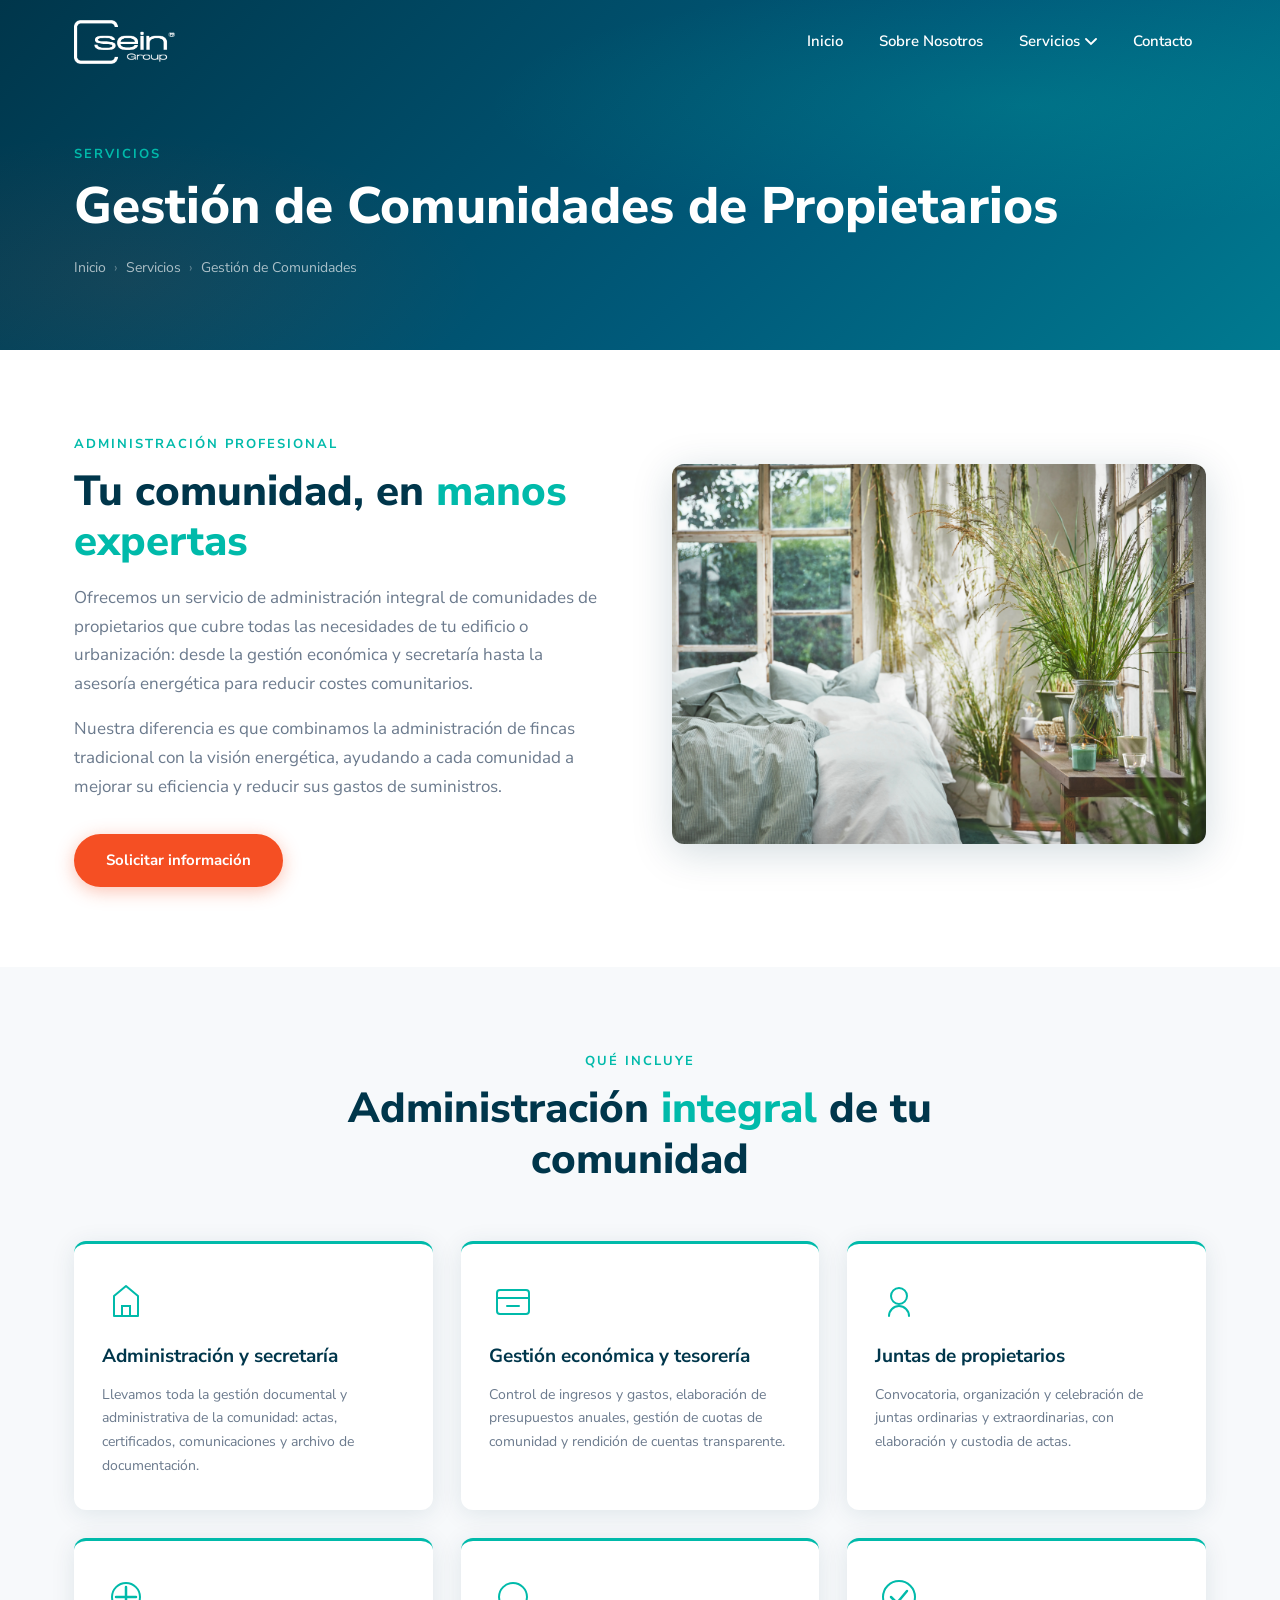
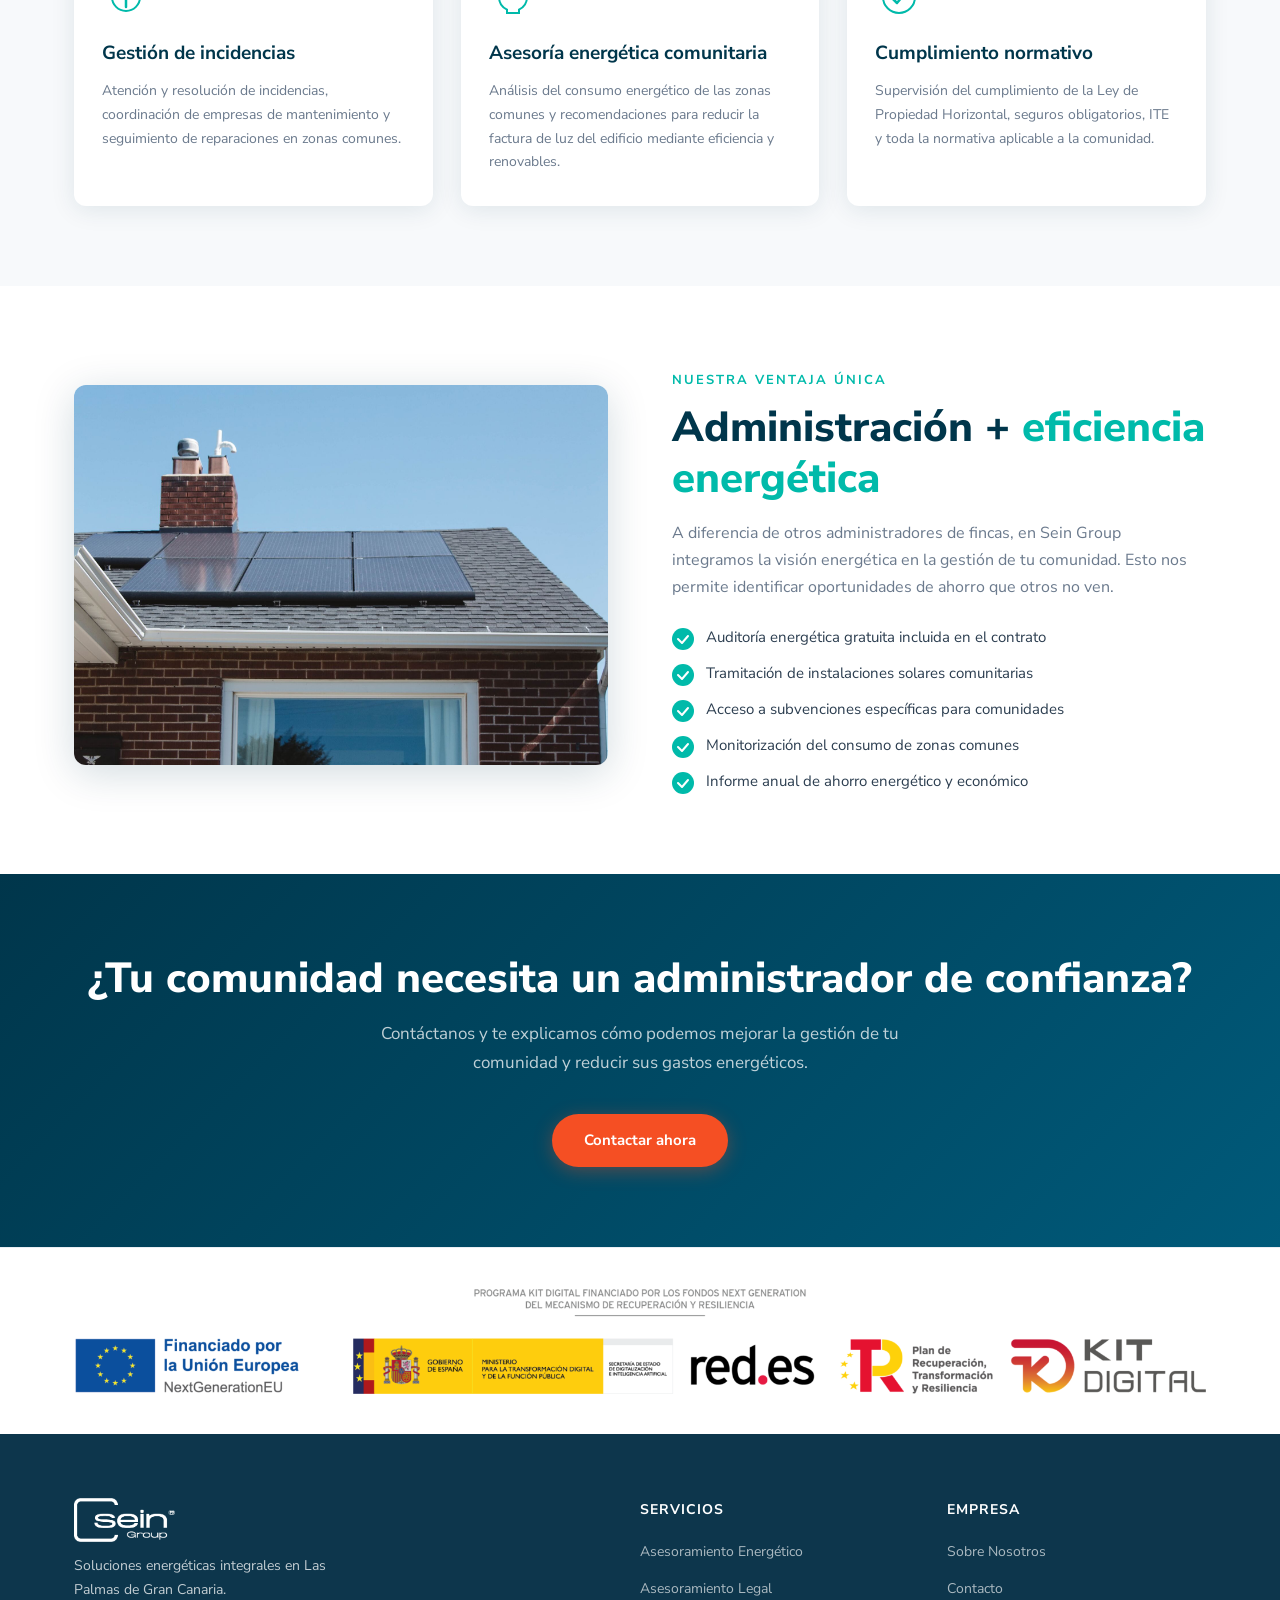
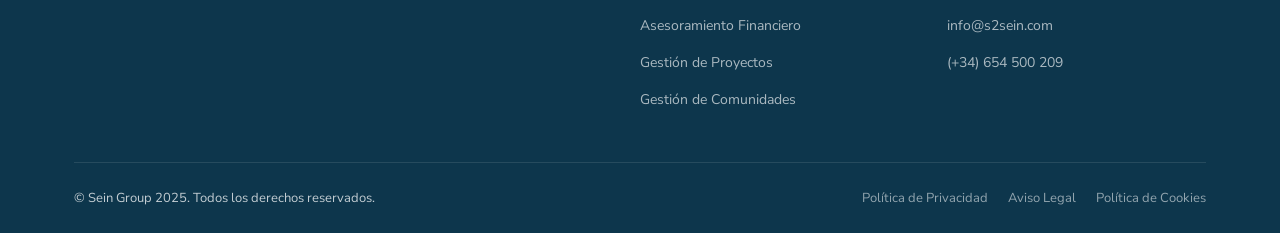
<file: servicios/gestion-de-comunidades-de-propietarios/index.html>
<!DOCTYPE html>
<html lang="es">
<head>
  <meta charset="UTF-8" />
  <meta name="theme-color" content="#00364B" />
  <meta name="viewport" content="width=device-width, initial-scale=1.0" />
  <title>Gestión de Comunidades de Propietarios – Sein Group</title>
  <meta name="description" content="Administración integral de comunidades de propietarios en Las Palmas. Gestión económica, secretaría, tesorería y asesoría energética comunitaria." />
  <link rel="stylesheet" href="../../style.css" />
  <link rel="preconnect" href="https://fonts.googleapis.com" />
  <link rel="preconnect" href="https://fonts.gstatic.com" crossorigin />
  <link href="https://fonts.googleapis.com/css2?family=Nunito+Sans:wght@300;400;600;700;800&display=swap" rel="stylesheet" />
</head>
<body>

  <a href="#main-content" class="skip-to-content">Saltar al contenido principal</a>

  <!-- NAVBAR -->
  <header class="navbar" id="navbar">
    <div class="container navbar__inner">
      <a href="../../" class="navbar__logo">
        <img src="../../images/logo.png" alt="Sein Group" class="navbar__logo-img" />
      </a>
      <button class="navbar__toggle" id="menuToggle" aria-label="Abrir menú">
        <span></span><span></span><span></span>
      </button>
      <nav class="navbar__menu" id="navMenu">
        <ul>
          <li><a href="../../">Inicio</a></li>
          <li><a href="../../sobre-nosotros/">Sobre Nosotros</a></li>
          <li class="has-dropdown">
            <a href="../../servicios/">Servicios <svg width="12" height="8" viewBox="0 0 12 8" fill="none"><path d="M1 1l5 5 5-5" stroke="currentColor" stroke-width="1.8" stroke-linecap="round"/></svg></a>
            <ul class="dropdown">
              <li><a href="../../asesoria-energetica/">Asesoramiento Energético</a></li>
              <li><a href="../../servicios/asesoramiento-legal/">Asesoramiento Legal</a></li>
              <li><a href="../../servicios/asesoramiento-financiero-y-de-seguros/">Asesoramiento Financiero y de Seguros</a></li>
              <li><a href="../../servicios/gestion-de-proyectos-energeticos-y-de-construccion/">Gestión de Proyectos Energéticos</a></li>
              <li><a href="../../servicios/gestion-de-comunidades-de-propietarios/">Gestión de Comunidades de Propietarios</a></li>
            </ul>
          </li>
          <li><a href="../../contacto/">Contacto</a></li>
        </ul>
      </nav>
    </div>
  </header>

  <!-- PAGE HERO -->
  <section class="page-hero" id="main-content">
    <div class="container page-hero__content">
      <span class="page-hero__tag">Servicios</span>
      <h1 class="page-hero__title">Gestión de Comunidades de Propietarios</h1>
      <nav class="breadcrumb" aria-label="Breadcrumb">
        <a href="../../">Inicio</a>
        <span class="breadcrumb__sep">›</span>
        <a href="../../servicios/">Servicios</a>
        <span class="breadcrumb__sep">›</span>
        <span>Gestión de Comunidades</span>
      </nav>
    </div>
  </section>

  <!-- INTRO -->
  <section class="page-section">
    <div class="container">
      <div class="two-col">
        <div class="two-col__text page-intro">
          <span class="section-tag">Administración profesional</span>
          <h2>Tu comunidad, en <span class="highlight">manos expertas</span></h2>
          <p>Ofrecemos un servicio de administración integral de comunidades de propietarios que cubre todas las necesidades de tu edificio o urbanización: desde la gestión económica y secretaría hasta la asesoría energética para reducir costes comunitarios.</p>
          <p>Nuestra diferencia es que combinamos la administración de fincas tradicional con la visión energética, ayudando a cada comunidad a mejorar su eficiencia y reducir sus gastos de suministros.</p>
          <a href="../../contacto/" class="btn btn--primary" style="margin-top:16px;">Solicitar información</a>
        </div>
        <div class="two-col__img">
          <img src="../../images/comunidad.jpg" alt="Gestión de comunidades de propietarios" loading="lazy" />
        </div>
      </div>
    </div>
  </section>

  <!-- SERVICIOS -->
  <section class="page-section page-section--gray">
    <div class="container">
      <div class="section-header">
        <span class="section-tag">Qué incluye</span>
        <h2>Administración <span class="highlight">integral</span> de tu comunidad</h2>
      </div>
      <div class="cards-grid">
        <div class="info-card">
          <div class="info-card__icon">
            <svg viewBox="0 0 48 48" fill="none" xmlns="http://www.w3.org/2000/svg">
              <path d="M12 40V20L24 10l12 10v20H12z" stroke="#00BAAA" stroke-width="2" stroke-linejoin="round"/>
              <path d="M20 40V30h8v10" stroke="#00BAAA" stroke-width="2"/>
            </svg>
          </div>
          <h3>Administración y secretaría</h3>
          <p>Llevamos toda la gestión documental y administrativa de la comunidad: actas, certificados, comunicaciones y archivo de documentación.</p>
        </div>
        <div class="info-card">
          <div class="info-card__icon">
            <svg viewBox="0 0 48 48" fill="none" xmlns="http://www.w3.org/2000/svg">
              <rect x="8" y="14" width="32" height="24" rx="3" stroke="#00BAAA" stroke-width="2"/>
              <path d="M8 22h32M18 30h12" stroke="#00BAAA" stroke-width="2" stroke-linecap="round"/>
            </svg>
          </div>
          <h3>Gestión económica y tesorería</h3>
          <p>Control de ingresos y gastos, elaboración de presupuestos anuales, gestión de cuotas de comunidad y rendición de cuentas transparente.</p>
        </div>
        <div class="info-card">
          <div class="info-card__icon">
            <svg viewBox="0 0 48 48" fill="none" xmlns="http://www.w3.org/2000/svg">
              <circle cx="24" cy="20" r="8" stroke="#00BAAA" stroke-width="2"/>
              <path d="M14 40c0-5.5 4.5-10 10-10s10 4.5 10 10" stroke="#00BAAA" stroke-width="2" stroke-linecap="round"/>
            </svg>
          </div>
          <h3>Juntas de propietarios</h3>
          <p>Convocatoria, organización y celebración de juntas ordinarias y extraordinarias, con elaboración y custodia de actas.</p>
        </div>
        <div class="info-card">
          <div class="info-card__icon">
            <svg viewBox="0 0 48 48" fill="none" xmlns="http://www.w3.org/2000/svg">
              <path d="M14 24h20M24 14v20" stroke="#00BAAA" stroke-width="2.5" stroke-linecap="round"/>
              <circle cx="24" cy="24" r="14" stroke="#00BAAA" stroke-width="2"/>
            </svg>
          </div>
          <h3>Gestión de incidencias</h3>
          <p>Atención y resolución de incidencias, coordinación de empresas de mantenimiento y seguimiento de reparaciones en zonas comunes.</p>
        </div>
        <div class="info-card">
          <div class="info-card__icon">
            <svg viewBox="0 0 48 48" fill="none" xmlns="http://www.w3.org/2000/svg">
              <path d="M24 10c-7.7 0-14 6.3-14 14 0 5.5 3.2 10.3 8 12.6V40h12v-3.4c4.8-2.3 8-7.1 8-12.6 0-7.7-6.3-14-14-14z" stroke="#00BAAA" stroke-width="2"/>
              <path d="M20 40h8" stroke="#00BAAA" stroke-width="2" stroke-linecap="round"/>
            </svg>
          </div>
          <h3>Asesoría energética comunitaria</h3>
          <p>Análisis del consumo energético de las zonas comunes y recomendaciones para reducir la factura de luz del edificio mediante eficiencia y renovables.</p>
        </div>
        <div class="info-card">
          <div class="info-card__icon">
            <svg viewBox="0 0 48 48" fill="none" xmlns="http://www.w3.org/2000/svg">
              <path d="M16 24l6 6 10-12" stroke="#00BAAA" stroke-width="2.5" stroke-linecap="round" stroke-linejoin="round"/>
              <circle cx="24" cy="24" r="16" stroke="#00BAAA" stroke-width="2"/>
            </svg>
          </div>
          <h3>Cumplimiento normativo</h3>
          <p>Supervisión del cumplimiento de la Ley de Propiedad Horizontal, seguros obligatorios, ITE y toda la normativa aplicable a la comunidad.</p>
        </div>
      </div>
    </div>
  </section>

  <!-- VENTAJA ENERGÉTICA -->
  <section class="page-section">
    <div class="container">
      <div class="two-col">
        <div class="two-col__img">
          <img src="../../images/hero-solar.jpg" alt="Instalación solar en comunidad de propietarios" loading="lazy" />
        </div>
        <div class="two-col__text">
          <span class="section-tag">Nuestra ventaja única</span>
          <h2>Administración + <span class="highlight">eficiencia energética</span></h2>
          <p>A diferencia de otros administradores de fincas, en Sein Group integramos la visión energética en la gestión de tu comunidad. Esto nos permite identificar oportunidades de ahorro que otros no ven.</p>
          <ul class="feature-list">
            <li>Auditoría energética gratuita incluida en el contrato</li>
            <li>Tramitación de instalaciones solares comunitarias</li>
            <li>Acceso a subvenciones específicas para comunidades</li>
            <li>Monitorización del consumo de zonas comunes</li>
            <li>Informe anual de ahorro energético y económico</li>
          </ul>
        </div>
      </div>
    </div>
  </section>

  <!-- CTA -->
  <section class="cta-section">
    <div class="container">
      <h2>¿Tu comunidad necesita un administrador de confianza?</h2>
      <p>Contáctanos y te explicamos cómo podemos mejorar la gestión de tu comunidad y reducir sus gastos energéticos.</p>
      <a href="../../contacto/" class="btn btn--primary">Contactar ahora</a>
    </div>
  </section>


  <!-- KIT DIGITAL -->
  <div class="kit-digital-banner">
    <div class="container">
      <img src="../../images/kit-digital.png" alt="Cofinanciado por Kit Digital - NextGenerationEU" />
    </div>
  </div>
  <!-- FOOTER -->
  <footer class="footer">
    <div class="container footer__inner">
      <div class="footer__top">
        <div class="footer__brand">
          <a href="../../" class="navbar__logo">
            <img src="../../images/logo.png" alt="Sein Group" class="navbar__logo-img" />
          </a>
          <p>Soluciones energéticas integrales en Las Palmas de Gran Canaria.</p>
        </div>
        <div class="footer__links">
          <h4>Servicios</h4>
          <ul>
            <li><a href="../../asesoria-energetica/">Asesoramiento Energético</a></li>
            <li><a href="../../servicios/asesoramiento-legal/">Asesoramiento Legal</a></li>
            <li><a href="../../servicios/asesoramiento-financiero-y-de-seguros/">Asesoramiento Financiero</a></li>
            <li><a href="../../servicios/gestion-de-proyectos-energeticos-y-de-construccion/">Gestión de Proyectos</a></li>
            <li><a href="../../servicios/gestion-de-comunidades-de-propietarios/">Gestión de Comunidades</a></li>
          </ul>
        </div>
        <div class="footer__links">
          <h4>Empresa</h4>
          <ul>
            <li><a href="../../sobre-nosotros/">Sobre Nosotros</a></li>
            <li><a href="../../contacto/">Contacto</a></li>
            <li><a href="mailto:info@s2sein.com">info@s2sein.com</a></li>
            <li><a href="tel:+34654500209">(+34) 654 500 209</a></li>
          </ul>
        </div>
      </div>
      <div class="footer__bottom">
        <p>© Sein Group 2025. Todos los derechos reservados.</p>
        <div class="footer__legal">
          <a href="../../politica-de-privacidad/">Política de Privacidad</a>
          <a href="../../aviso-legal/">Aviso Legal</a>
          <a href="../../politica-de-cookies/">Política de Cookies</a>
        </div>
      </div>
    </div>
  </footer>

  <script>
    window.addEventListener('scroll', () => {
      document.getElementById('navbar').classList.toggle('scrolled', window.scrollY > 50);
    });
    document.getElementById('menuToggle').addEventListener('click', () => {
      document.getElementById('navMenu').classList.toggle('open');
    });
  </script>
</body>
</html>
</file>
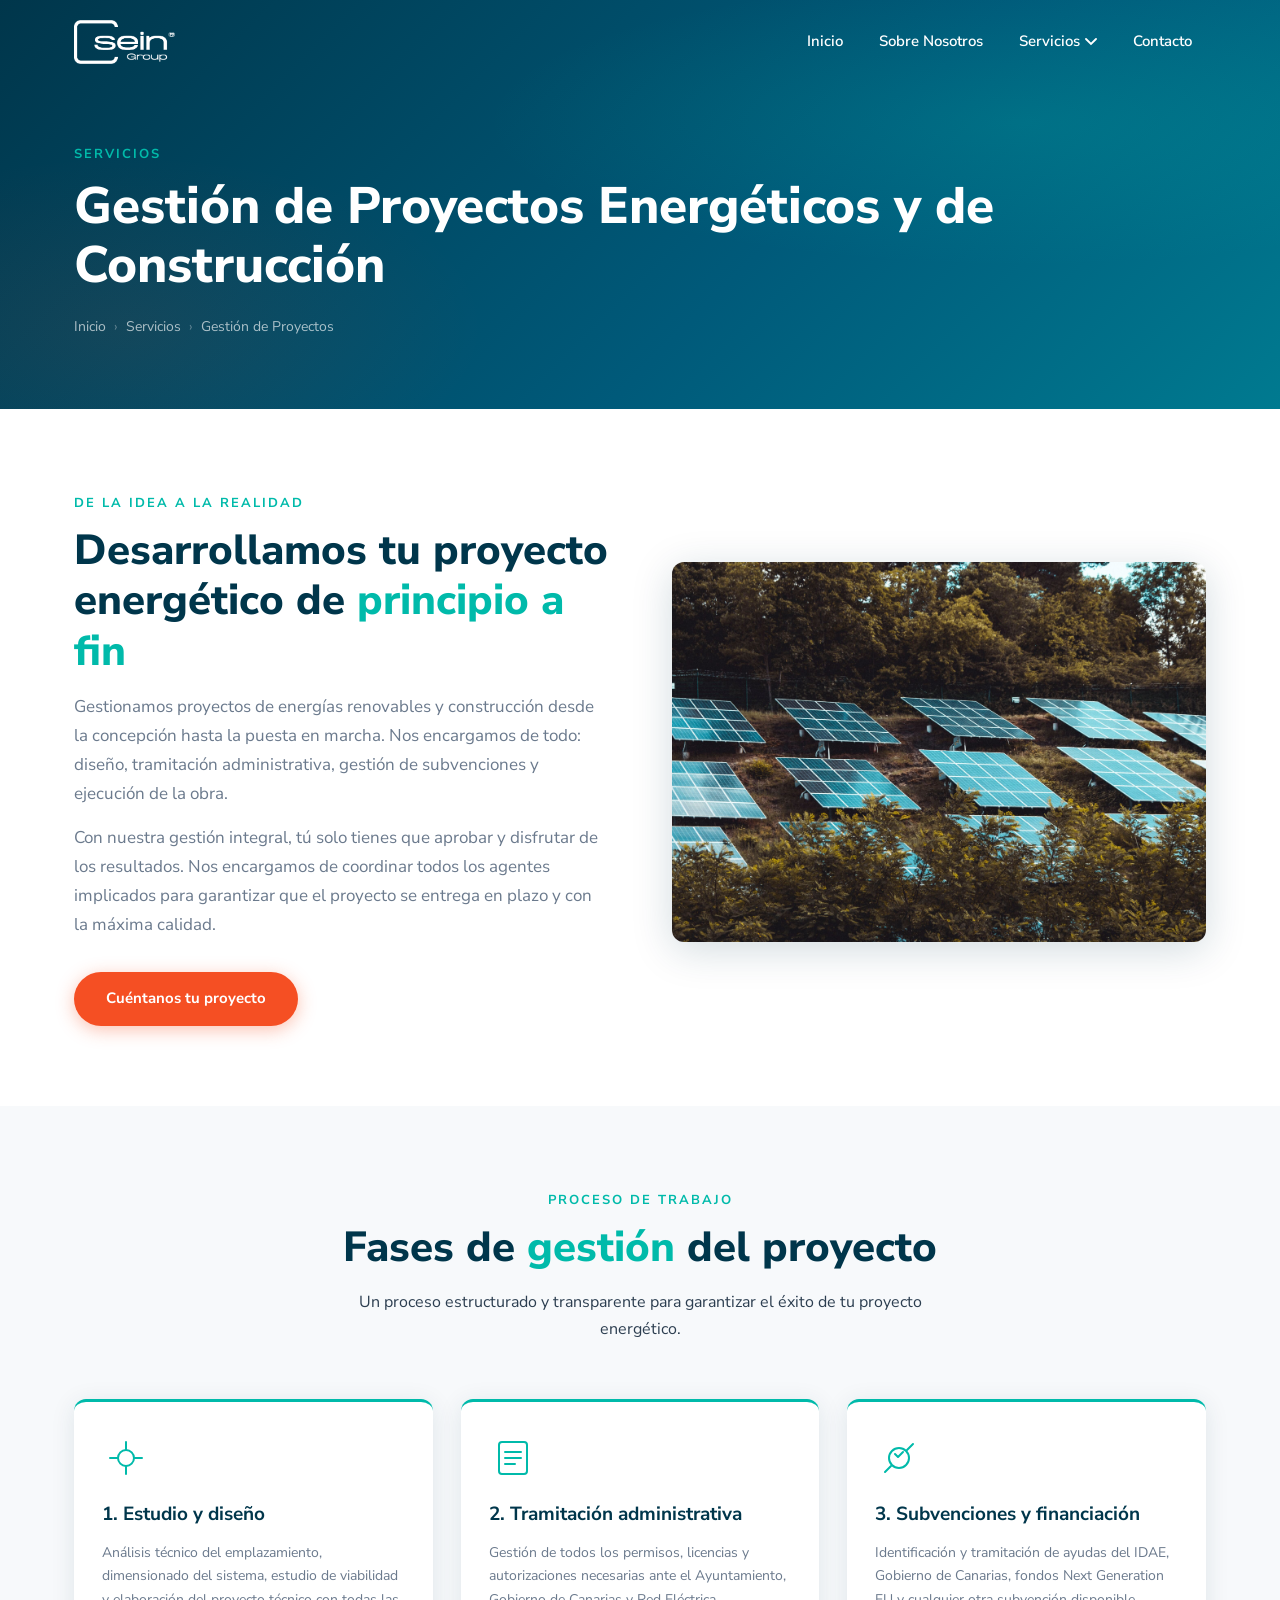
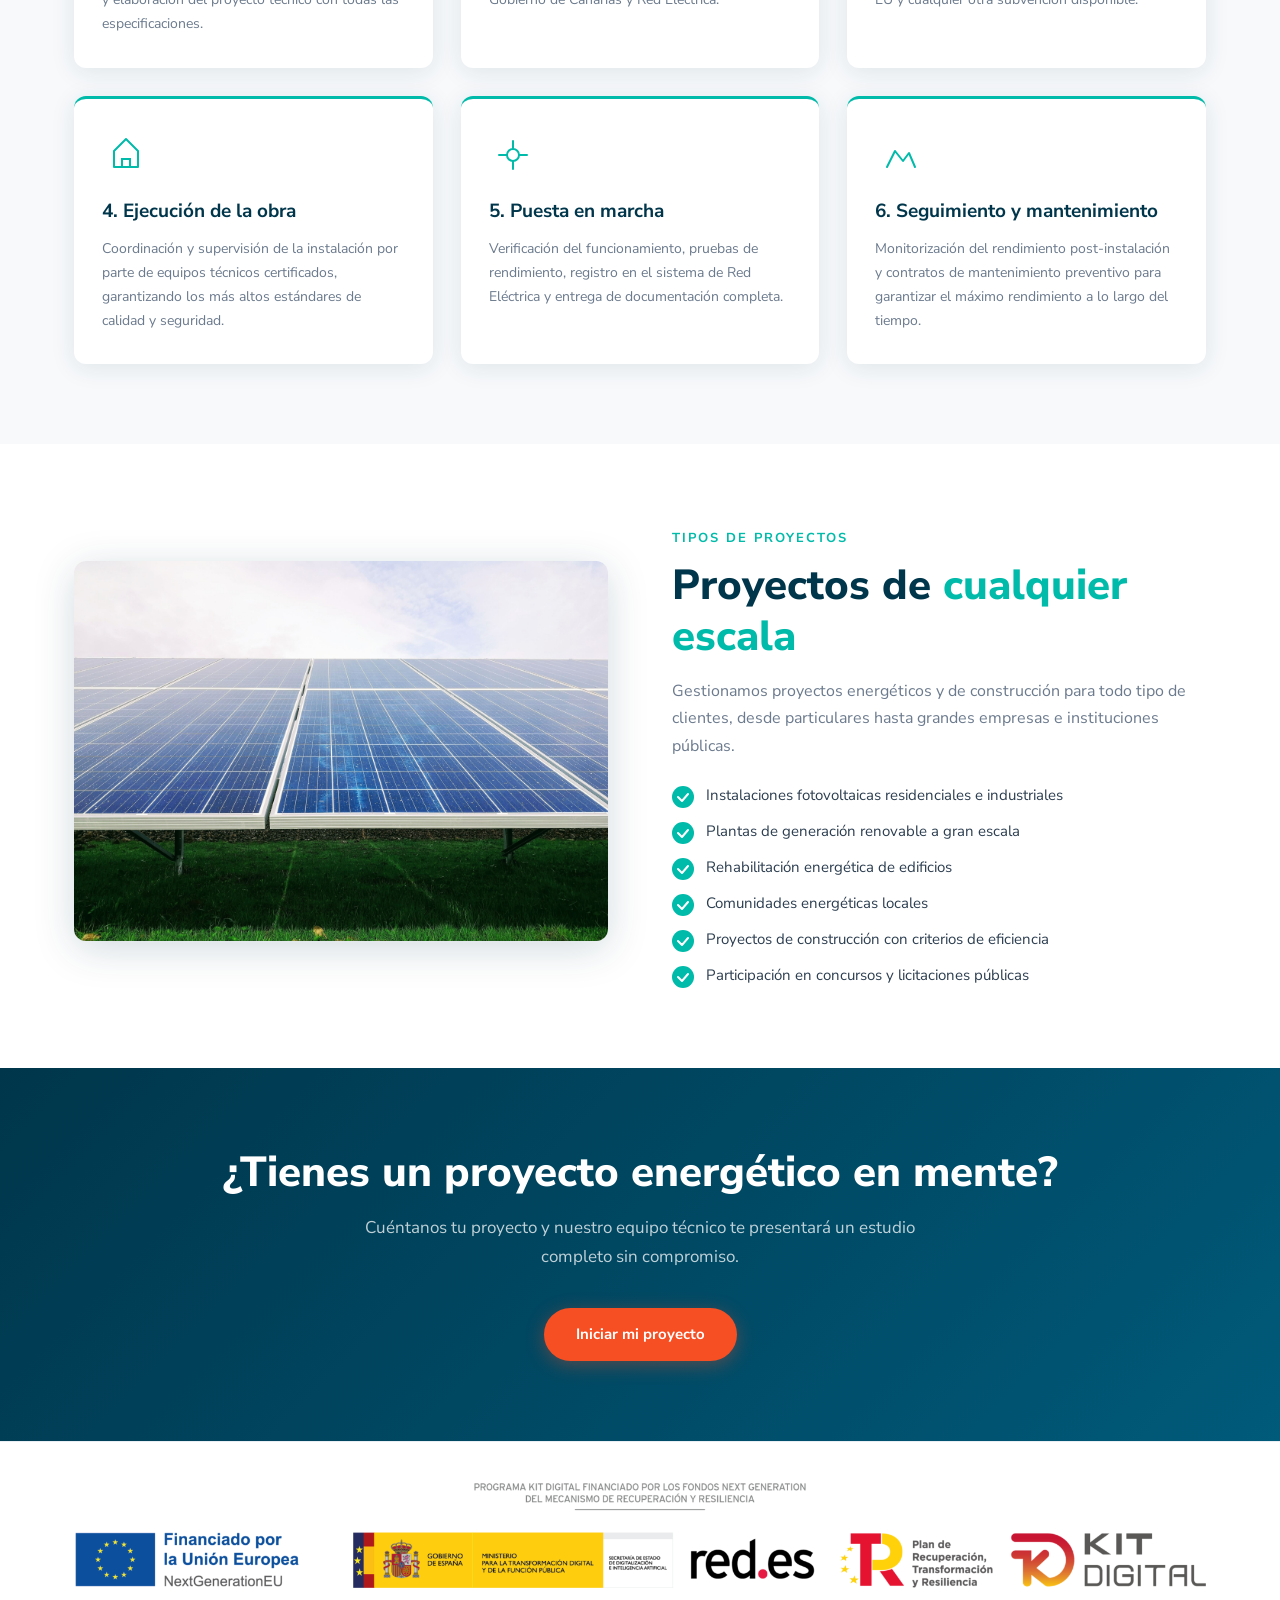
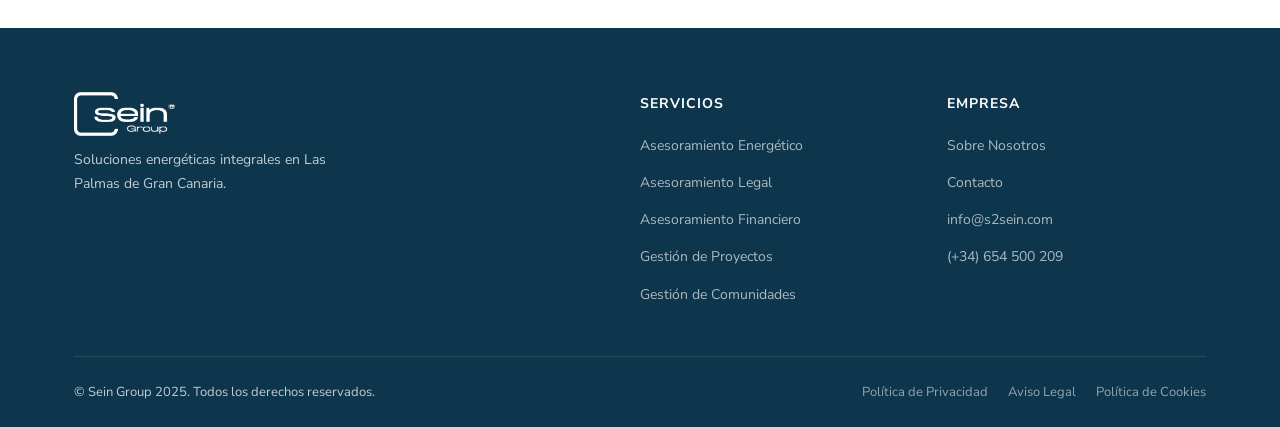
<file: servicios/gestion-de-proyectos-energeticos-y-de-construccion/index.html>
<!DOCTYPE html>
<html lang="es">
<head>
  <meta charset="UTF-8" />
  <meta name="theme-color" content="#00364B" />
  <meta name="viewport" content="width=device-width, initial-scale=1.0" />
  <title>Gestión de Proyectos Energéticos y de Construcción – Sein Group</title>
  <meta name="description" content="Gestión integral de proyectos de energías renovables y construcción en Las Palmas. Diseño, tramitación, subvenciones y ejecución completa." />
  <link rel="stylesheet" href="../../style.css" />
  <link rel="preconnect" href="https://fonts.googleapis.com" />
  <link rel="preconnect" href="https://fonts.gstatic.com" crossorigin />
  <link href="https://fonts.googleapis.com/css2?family=Nunito+Sans:wght@300;400;600;700;800&display=swap" rel="stylesheet" />
</head>
<body>

  <a href="#main-content" class="skip-to-content">Saltar al contenido principal</a>

  <!-- NAVBAR -->
  <header class="navbar" id="navbar">
    <div class="container navbar__inner">
      <a href="../../" class="navbar__logo">
        <img src="../../images/logo.png" alt="Sein Group" class="navbar__logo-img" />
      </a>
      <button class="navbar__toggle" id="menuToggle" aria-label="Abrir menú">
        <span></span><span></span><span></span>
      </button>
      <nav class="navbar__menu" id="navMenu">
        <ul>
          <li><a href="../../">Inicio</a></li>
          <li><a href="../../sobre-nosotros/">Sobre Nosotros</a></li>
          <li class="has-dropdown">
            <a href="../../servicios/">Servicios <svg width="12" height="8" viewBox="0 0 12 8" fill="none"><path d="M1 1l5 5 5-5" stroke="currentColor" stroke-width="1.8" stroke-linecap="round"/></svg></a>
            <ul class="dropdown">
              <li><a href="../../asesoria-energetica/">Asesoramiento Energético</a></li>
              <li><a href="../../servicios/asesoramiento-legal/">Asesoramiento Legal</a></li>
              <li><a href="../../servicios/asesoramiento-financiero-y-de-seguros/">Asesoramiento Financiero y de Seguros</a></li>
              <li><a href="../../servicios/gestion-de-proyectos-energeticos-y-de-construccion/">Gestión de Proyectos Energéticos</a></li>
              <li><a href="../../servicios/gestion-de-comunidades-de-propietarios/">Gestión de Comunidades de Propietarios</a></li>
            </ul>
          </li>
          <li><a href="../../contacto/">Contacto</a></li>
        </ul>
      </nav>
    </div>
  </header>

  <!-- PAGE HERO -->
  <section class="page-hero" id="main-content">
    <div class="container page-hero__content">
      <span class="page-hero__tag">Servicios</span>
      <h1 class="page-hero__title">Gestión de Proyectos Energéticos y de Construcción</h1>
      <nav class="breadcrumb" aria-label="Breadcrumb">
        <a href="../../">Inicio</a>
        <span class="breadcrumb__sep">›</span>
        <a href="../../servicios/">Servicios</a>
        <span class="breadcrumb__sep">›</span>
        <span>Gestión de Proyectos</span>
      </nav>
    </div>
  </section>

  <!-- INTRO -->
  <section class="page-section">
    <div class="container">
      <div class="two-col">
        <div class="two-col__text page-intro">
          <span class="section-tag">De la idea a la realidad</span>
          <h2>Desarrollamos tu proyecto energético de <span class="highlight">principio a fin</span></h2>
          <p>Gestionamos proyectos de energías renovables y construcción desde la concepción hasta la puesta en marcha. Nos encargamos de todo: diseño, tramitación administrativa, gestión de subvenciones y ejecución de la obra.</p>
          <p>Con nuestra gestión integral, tú solo tienes que aprobar y disfrutar de los resultados. Nos encargamos de coordinar todos los agentes implicados para garantizar que el proyecto se entrega en plazo y con la máxima calidad.</p>
          <a href="../../contacto/" class="btn btn--primary" style="margin-top:16px;">Cuéntanos tu proyecto</a>
        </div>
        <div class="two-col__img">
          <img src="../../images/construccion.jpg" alt="Gestión de proyectos energéticos" loading="lazy" />
        </div>
      </div>
    </div>
  </section>

  <!-- FASES -->
  <section class="page-section page-section--gray">
    <div class="container">
      <div class="section-header">
        <span class="section-tag">Proceso de trabajo</span>
        <h2>Fases de <span class="highlight">gestión</span> del proyecto</h2>
        <p>Un proceso estructurado y transparente para garantizar el éxito de tu proyecto energético.</p>
      </div>
      <div class="cards-grid">
        <div class="info-card">
          <div class="info-card__icon">
            <svg viewBox="0 0 48 48" fill="none" xmlns="http://www.w3.org/2000/svg">
              <circle cx="24" cy="24" r="8" stroke="#00BAAA" stroke-width="2"/>
              <path d="M24 8v8M24 32v8M8 24h8M32 24h8" stroke="#00BAAA" stroke-width="2" stroke-linecap="round"/>
            </svg>
          </div>
          <h3>1. Estudio y diseño</h3>
          <p>Análisis técnico del emplazamiento, dimensionado del sistema, estudio de viabilidad y elaboración del proyecto técnico con todas las especificaciones.</p>
        </div>
        <div class="info-card">
          <div class="info-card__icon">
            <svg viewBox="0 0 48 48" fill="none" xmlns="http://www.w3.org/2000/svg">
              <rect x="10" y="8" width="28" height="32" rx="3" stroke="#00BAAA" stroke-width="2"/>
              <path d="M16 18h16M16 24h16M16 30h10" stroke="#00BAAA" stroke-width="2" stroke-linecap="round"/>
            </svg>
          </div>
          <h3>2. Tramitación administrativa</h3>
          <p>Gestión de todos los permisos, licencias y autorizaciones necesarias ante el Ayuntamiento, Gobierno de Canarias y Red Eléctrica.</p>
        </div>
        <div class="info-card">
          <div class="info-card__icon">
            <svg viewBox="0 0 48 48" fill="none" xmlns="http://www.w3.org/2000/svg">
              <path d="M16 32l-6 6M32 16l6-6" stroke="#00BAAA" stroke-width="2" stroke-linecap="round"/>
              <circle cx="24" cy="24" r="10" stroke="#00BAAA" stroke-width="2"/>
              <path d="M20 20l3 3 5-5" stroke="#00BAAA" stroke-width="2" stroke-linecap="round" stroke-linejoin="round"/>
            </svg>
          </div>
          <h3>3. Subvenciones y financiación</h3>
          <p>Identificación y tramitación de ayudas del IDAE, Gobierno de Canarias, fondos Next Generation EU y cualquier otra subvención disponible.</p>
        </div>
        <div class="info-card">
          <div class="info-card__icon">
            <svg viewBox="0 0 48 48" fill="none" xmlns="http://www.w3.org/2000/svg">
              <path d="M12 36V20l12-12 12 12v16H12z" stroke="#00BAAA" stroke-width="2" stroke-linejoin="round"/>
              <path d="M20 36V28h8v8" stroke="#00BAAA" stroke-width="2"/>
            </svg>
          </div>
          <h3>4. Ejecución de la obra</h3>
          <p>Coordinación y supervisión de la instalación por parte de equipos técnicos certificados, garantizando los más altos estándares de calidad y seguridad.</p>
        </div>
        <div class="info-card">
          <div class="info-card__icon">
            <svg viewBox="0 0 48 48" fill="none" xmlns="http://www.w3.org/2000/svg">
              <path d="M24 10v8M10 24h8M30 24h8M24 30v8" stroke="#00BAAA" stroke-width="2" stroke-linecap="round"/>
              <circle cx="24" cy="24" r="6" stroke="#00BAAA" stroke-width="2"/>
            </svg>
          </div>
          <h3>5. Puesta en marcha</h3>
          <p>Verificación del funcionamiento, pruebas de rendimiento, registro en el sistema de Red Eléctrica y entrega de documentación completa.</p>
        </div>
        <div class="info-card">
          <div class="info-card__icon">
            <svg viewBox="0 0 48 48" fill="none" xmlns="http://www.w3.org/2000/svg">
              <path d="M12 36l8-16 8 10 6-8 6 14" stroke="#00BAAA" stroke-width="2" stroke-linecap="round" stroke-linejoin="round"/>
            </svg>
          </div>
          <h3>6. Seguimiento y mantenimiento</h3>
          <p>Monitorización del rendimiento post-instalación y contratos de mantenimiento preventivo para garantizar el máximo rendimiento a lo largo del tiempo.</p>
        </div>
      </div>
    </div>
  </section>

  <!-- TIPOS DE PROYECTOS -->
  <section class="page-section">
    <div class="container">
      <div class="two-col">
        <div class="two-col__img">
          <img src="../../images/solar2.jpg" alt="Proyecto solar fotovoltaico" loading="lazy" />
        </div>
        <div class="two-col__text">
          <span class="section-tag">Tipos de proyectos</span>
          <h2>Proyectos de <span class="highlight">cualquier escala</span></h2>
          <p>Gestionamos proyectos energéticos y de construcción para todo tipo de clientes, desde particulares hasta grandes empresas e instituciones públicas.</p>
          <ul class="feature-list">
            <li>Instalaciones fotovoltaicas residenciales e industriales</li>
            <li>Plantas de generación renovable a gran escala</li>
            <li>Rehabilitación energética de edificios</li>
            <li>Comunidades energéticas locales</li>
            <li>Proyectos de construcción con criterios de eficiencia</li>
            <li>Participación en concursos y licitaciones públicas</li>
          </ul>
        </div>
      </div>
    </div>
  </section>

  <!-- CTA -->
  <section class="cta-section">
    <div class="container">
      <h2>¿Tienes un proyecto energético en mente?</h2>
      <p>Cuéntanos tu proyecto y nuestro equipo técnico te presentará un estudio completo sin compromiso.</p>
      <a href="../../contacto/" class="btn btn--primary">Iniciar mi proyecto</a>
    </div>
  </section>


  <!-- KIT DIGITAL -->
  <div class="kit-digital-banner">
    <div class="container">
      <img src="../../images/kit-digital.png" alt="Cofinanciado por Kit Digital - NextGenerationEU" />
    </div>
  </div>
  <!-- FOOTER -->
  <footer class="footer">
    <div class="container footer__inner">
      <div class="footer__top">
        <div class="footer__brand">
          <a href="../../" class="navbar__logo">
            <img src="../../images/logo.png" alt="Sein Group" class="navbar__logo-img" />
          </a>
          <p>Soluciones energéticas integrales en Las Palmas de Gran Canaria.</p>
        </div>
        <div class="footer__links">
          <h4>Servicios</h4>
          <ul>
            <li><a href="../../asesoria-energetica/">Asesoramiento Energético</a></li>
            <li><a href="../../servicios/asesoramiento-legal/">Asesoramiento Legal</a></li>
            <li><a href="../../servicios/asesoramiento-financiero-y-de-seguros/">Asesoramiento Financiero</a></li>
            <li><a href="../../servicios/gestion-de-proyectos-energeticos-y-de-construccion/">Gestión de Proyectos</a></li>
            <li><a href="../../servicios/gestion-de-comunidades-de-propietarios/">Gestión de Comunidades</a></li>
          </ul>
        </div>
        <div class="footer__links">
          <h4>Empresa</h4>
          <ul>
            <li><a href="../../sobre-nosotros/">Sobre Nosotros</a></li>
            <li><a href="../../contacto/">Contacto</a></li>
            <li><a href="mailto:info@s2sein.com">info@s2sein.com</a></li>
            <li><a href="tel:+34654500209">(+34) 654 500 209</a></li>
          </ul>
        </div>
      </div>
      <div class="footer__bottom">
        <p>© Sein Group 2025. Todos los derechos reservados.</p>
        <div class="footer__legal">
          <a href="../../politica-de-privacidad/">Política de Privacidad</a>
          <a href="../../aviso-legal/">Aviso Legal</a>
          <a href="../../politica-de-cookies/">Política de Cookies</a>
        </div>
      </div>
    </div>
  </footer>

  <script>
    window.addEventListener('scroll', () => {
      document.getElementById('navbar').classList.toggle('scrolled', window.scrollY > 50);
    });
    document.getElementById('menuToggle').addEventListener('click', () => {
      document.getElementById('navMenu').classList.toggle('open');
    });
  </script>
</body>
</html>
</file>
<file: style.css>
/* ===========================
   Variables & Reset
=========================== */
:root {
  --dark: #00364B;
  --teal: #00BAAA;
  --orange: #F54F23;
  --footer-bg: #0d364c;
  --white: #ffffff;
  --light-bg: #f7f9fb;
  --text: #2c3e50;
  --text-light: #6b7a8d;
  --shadow: 0 4px 24px rgba(0, 54, 75, 0.10);
  --radius: 12px;
  --transition: 0.25s ease;
}

*, *::before, *::after {
  box-sizing: border-box;
  margin: 0;
  padding: 0;
}

html {
  scroll-behavior: smooth;
}

body {
  font-family: 'Nunito Sans', sans-serif;
  font-size: 16px;
  color: var(--text);
  line-height: 1.7;
  background: var(--white);
}

img { max-width: 100%; }

a {
  color: inherit;
  text-decoration: none;
}

ul { list-style: none; }

.container {
  max-width: 1180px;
  margin: 0 auto;
  padding: 0 24px;
}

/* ===========================
   Skip to content (accessibility)
=========================== */
.skip-to-content {
  position: absolute;
  top: -100%;
  left: 16px;
  z-index: 9999;
  background: var(--dark);
  color: var(--white);
  padding: 10px 20px;
  border-radius: var(--radius);
  font-weight: 700;
  font-size: 14px;
  transition: top 0.2s;
}

.skip-to-content:focus {
  top: 16px;
}

/* ===========================
   Buttons
=========================== */
.btn {
  display: inline-block;
  padding: 14px 32px;
  border-radius: 50px;
  font-weight: 700;
  font-size: 15px;
  cursor: pointer;
  border: none;
  transition: transform var(--transition), box-shadow var(--transition), background var(--transition);
}

.btn--primary {
  background: var(--orange);
  color: var(--white);
  box-shadow: 0 4px 18px rgba(245, 79, 35, 0.35);
}

.btn--primary:hover {
  background: #d93d14;
  transform: translateY(-2px);
  box-shadow: 0 8px 24px rgba(245, 79, 35, 0.45);
}

.btn--secondary {
  background: transparent;
  color: var(--dark);
  border: 2px solid var(--dark);
}

.btn--secondary:hover {
  background: var(--dark);
  color: var(--white);
  transform: translateY(-2px);
}

.btn--full { width: 100%; text-align: center; }

/* ===========================
   Section Helpers
=========================== */
.section-tag {
  display: inline-block;
  font-size: 13px;
  font-weight: 700;
  letter-spacing: 2px;
  text-transform: uppercase;
  color: var(--teal);
  margin-bottom: 12px;
}

.section-header {
  text-align: center;
  max-width: 640px;
  margin: 0 auto 56px;
}

.section-header--left {
  text-align: left;
  margin: 0 0 40px;
}

h2 {
  font-size: clamp(28px, 4vw, 42px);
  font-weight: 800;
  color: var(--dark);
  line-height: 1.2;
  margin-bottom: 16px;
}

h3 {
  font-size: 19px;
  font-weight: 700;
  color: var(--dark);
  margin-bottom: 10px;
}

h4 {
  font-size: 16px;
  font-weight: 700;
  color: var(--dark);
  margin-bottom: 8px;
}

.highlight { color: var(--teal); }

/* ===========================
   Navbar
=========================== */
.navbar {
  position: fixed;
  top: 0;
  left: 0;
  right: 0;
  z-index: 1000;
  padding: 20px 0;
  transition: background var(--transition), padding var(--transition), box-shadow var(--transition);
  background: transparent;
}

.navbar.scrolled {
  background: var(--white);
  padding: 12px 0;
  box-shadow: 0 2px 20px rgba(0, 54, 75, 0.12);
}

.navbar__inner {
  display: flex;
  align-items: center;
  justify-content: space-between;
  gap: 32px;
}

.navbar__logo {
  display: flex;
  align-items: center;
}

.navbar__logo-img {
  height: 44px;
  width: auto;
  object-fit: contain;
  filter: brightness(0) invert(1);
  transition: filter var(--transition);
}

.navbar.scrolled .navbar__logo-img {
  filter: none;
}

.navbar__menu ul {
  display: flex;
  align-items: center;
  gap: 8px;
}

.navbar__menu ul li {
  position: relative;
}

.navbar__menu ul li a {
  display: flex;
  align-items: center;
  gap: 5px;
  padding: 8px 14px;
  border-radius: 6px;
  font-weight: 600;
  font-size: 15px;
  color: var(--white);
  transition: color var(--transition);
}

.navbar.scrolled .navbar__menu ul li a {
  color: var(--dark);
}

.navbar__menu ul li a:hover,
.navbar.scrolled .navbar__menu ul li a:hover {
  color: var(--orange);
}

/* Dropdown */
.has-dropdown .dropdown {
  display: none;
  position: absolute;
  top: calc(100% + 8px);
  left: 0;
  background: var(--white);
  border-radius: var(--radius);
  box-shadow: var(--shadow);
  min-width: 280px;
  padding: 8px 0;
  flex-direction: column;
}

/* Bridge the 8px gap so moving mouse from link to dropdown keeps it open */
.has-dropdown::after {
  content: '';
  position: absolute;
  left: 0;
  right: 0;
  bottom: -8px;
  height: 8px;
}

.has-dropdown:hover .dropdown {
  display: flex;
}

.has-dropdown .dropdown li a {
  color: var(--dark) !important;
  padding: 10px 20px;
  font-size: 14px;
  font-weight: 600;
  border-radius: 0;
  white-space: nowrap;
  text-align: left;
}

.has-dropdown .dropdown li a:hover {
  background: var(--light-bg);
  color: var(--orange) !important;
}

/* Mobile Toggle */
.navbar__toggle {
  display: none;
  flex-direction: column;
  gap: 5px;
  background: none;
  border: none;
  cursor: pointer;
  padding: 4px;
}

.navbar__toggle span {
  display: block;
  width: 26px;
  height: 2px;
  background: var(--white);
  border-radius: 2px;
  transition: background var(--transition);
}

.navbar.scrolled .navbar__toggle span {
  background: var(--dark);
}

/* ===========================
   Hero
=========================== */
.hero {
  position: relative;
  min-height: 100vh;
  display: flex;
  align-items: center;
  background: url('images/hero-bg.jpg') center/cover no-repeat;
  overflow: hidden;
}

.hero::before {
  content: '';
  position: absolute;
  inset: 0;
  background: linear-gradient(135deg, rgba(0,54,75,0.88) 0%, rgba(0,54,75,0.72) 60%, rgba(0,90,122,0.60) 100%);
}

.hero__overlay { display: none; }

.hero__content {
  position: relative;
  z-index: 2;
  padding-top: 100px;
  padding-bottom: 80px;
  max-width: 700px;
}

.hero__subtitle {
  font-size: 14px;
  font-weight: 700;
  letter-spacing: 3px;
  text-transform: uppercase;
  color: var(--teal);
  margin-bottom: 16px;
}

.hero__title {
  font-size: clamp(38px, 6vw, 72px);
  font-weight: 800;
  color: var(--white);
  line-height: 1.1;
  margin-bottom: 24px;
}

.hero__text {
  font-size: 18px;
  color: rgba(255,255,255,0.80);
  margin-bottom: 40px;
  max-width: 520px;
}

.hero__wave {
  position: absolute;
  bottom: -1px;
  left: 0;
  right: 0;
  height: 80px;
}

.hero__wave svg {
  width: 100%;
  height: 100%;
}

/* ===========================
   About
=========================== */
.about {
  padding: 100px 0;
  background: var(--white);
}

.about__inner {
  display: grid;
  grid-template-columns: 1fr 1fr;
  gap: 80px;
  align-items: start;
}

.about__text p {
  color: var(--text-light);
  margin-bottom: 16px;
}

.about__text h2 { margin-bottom: 20px; }

.about__text .btn { margin-top: 12px; }

.about__values {
  display: grid;
  grid-template-columns: 1fr 1fr;
  gap: 20px;
}

.value-card {
  background: var(--light-bg);
  border-radius: var(--radius);
  padding: 28px 24px;
  border-left: 3px solid var(--teal);
  transition: transform var(--transition), box-shadow var(--transition);
}

.value-card:hover {
  transform: translateY(-4px);
  box-shadow: var(--shadow);
}

.value-card__icon {
  width: 48px;
  height: 48px;
  margin-bottom: 16px;
}

.value-card h3 {
  font-size: 16px;
  margin-bottom: 8px;
}

.value-card p {
  font-size: 14px;
  color: var(--text-light);
  line-height: 1.6;
}

/* ===========================
   Services
=========================== */
.services {
  padding: 100px 0;
  background: var(--light-bg);
}

.services__grid {
  display: grid;
  grid-template-columns: repeat(3, 1fr);
  gap: 28px;
}

.service-card {
  display: block;
  background: var(--white);
  border-radius: var(--radius);
  padding: 36px 28px;
  box-shadow: var(--shadow);
  transition: transform var(--transition), box-shadow var(--transition);
  position: relative;
  overflow: hidden;
  text-decoration: none;
  color: inherit;
}

.service-card::after {
  content: '';
  position: absolute;
  bottom: 0;
  left: 0;
  right: 0;
  height: 3px;
  background: var(--teal);
  transform: scaleX(0);
  transform-origin: left;
  transition: transform var(--transition);
}

.service-card:hover {
  transform: translateY(-6px);
  box-shadow: 0 12px 40px rgba(0, 54, 75, 0.16);
}

.service-card:hover::after {
  transform: scaleX(1);
}

.service-card__icon {
  width: 64px;
  height: 64px;
  margin-bottom: 20px;
}

.service-card h3 {
  font-size: 17px;
  margin-bottom: 12px;
}

.service-card p {
  font-size: 14px;
  color: var(--text-light);
  line-height: 1.7;
}

/* Last 2 cards span if odd */
.services__grid .service-card:nth-child(4) {
  grid-column: span 1;
}

/* ===========================
   Trust / Stats
=========================== */
.trust {
  padding: 100px 0;
  background: var(--dark);
  color: var(--white);
}

.trust__inner {
  text-align: center;
}

.trust h2 {
  color: var(--white);
  margin-bottom: 20px;
}

.trust p {
  color: rgba(255,255,255,0.75);
  max-width: 620px;
  margin: 0 auto 60px;
  font-size: 17px;
}

.trust__stats {
  display: grid;
  grid-template-columns: repeat(4, 1fr);
  gap: 32px;
}

.stat {
  display: flex;
  flex-direction: column;
  align-items: center;
  gap: 8px;
}

.stat__number {
  font-size: 48px;
  font-weight: 800;
  color: var(--teal);
  line-height: 1;
}

.stat__label {
  font-size: 14px;
  color: rgba(255,255,255,0.70);
  font-weight: 600;
  text-transform: uppercase;
  letter-spacing: 1px;
}

/* ===========================
   Contact
=========================== */
.contact {
  padding: 100px 0;
  background: var(--white);
}

.contact__inner {}

.contact__grid {
  display: grid;
  grid-template-columns: 1fr 1.2fr;
  gap: 64px;
  align-items: start;
}

.contact__info {
  display: flex;
  flex-direction: column;
  gap: 28px;
}

.contact-item {
  display: flex;
  align-items: flex-start;
  gap: 16px;
}

.contact-item__icon {
  width: 44px;
  height: 44px;
  background: rgba(0, 186, 170, 0.10);
  border-radius: 10px;
  display: flex;
  align-items: center;
  justify-content: center;
  flex-shrink: 0;
  padding: 10px;
}

.contact-item__icon svg {
  width: 24px;
  height: 24px;
}

.contact-item h4 {
  font-size: 14px;
  font-weight: 700;
  text-transform: uppercase;
  letter-spacing: 1px;
  color: var(--teal);
  margin-bottom: 4px;
}

.contact-item p,
.contact-item a {
  font-size: 15px;
  color: var(--text);
  line-height: 1.6;
}

.contact-item a:hover { color: var(--orange); }

/* Form */
.contact__form {
  background: var(--light-bg);
  border-radius: var(--radius);
  padding: 40px;
  box-shadow: var(--shadow);
}

.form-group {
  margin-bottom: 20px;
}

.form-group label {
  display: block;
  font-size: 13px;
  font-weight: 700;
  color: var(--dark);
  margin-bottom: 6px;
  text-transform: uppercase;
  letter-spacing: 0.5px;
}

.form-group input,
.form-group textarea,
.form-group select {
  width: 100%;
  padding: 12px 16px;
  border: 1.5px solid #dde3eb;
  border-radius: 8px;
  font-family: inherit;
  font-size: 15px;
  color: var(--text);
  background: var(--white);
  transition: border-color var(--transition), box-shadow var(--transition);
  outline: none;
  appearance: none;
  -webkit-appearance: none;
}

.form-group select {
  background-image: url("data:image/svg+xml,%3Csvg xmlns='http://www.w3.org/2000/svg' width='12' height='8' viewBox='0 0 12 8'%3E%3Cpath d='M1 1l5 5 5-5' stroke='%236b7a8d' stroke-width='1.8' stroke-linecap='round' fill='none'/%3E%3C/svg%3E");
  background-repeat: no-repeat;
  background-position: right 14px center;
  padding-right: 36px;
  cursor: pointer;
}

.form-group input:focus,
.form-group textarea:focus,
.form-group select:focus {
  border-color: var(--teal);
  box-shadow: 0 0 0 3px rgba(0, 186, 170, 0.15);
}

.form-group textarea { resize: vertical; }

/* ===========================
   Kit Digital banner
=========================== */
.kit-digital-banner {
  background: var(--white);
  padding: 40px 0;
  border-top: 1px solid #e8eef4;
}

.kit-digital-banner .container {
  display: flex;
  align-items: center;
}

.kit-digital-banner img {
  width: 100%;
}

/* ===========================
   Footer
=========================== */
.footer {
  background: var(--footer-bg);
  color: rgba(255,255,255,0.75);
  padding-top: 64px;
}

.footer__top {
  display: grid;
  grid-template-columns: 2fr 1fr 1fr;
  gap: 48px;
  padding-bottom: 48px;
  border-bottom: 1px solid rgba(255,255,255,0.10);
}

.footer__brand p {
  font-size: 14px;
  margin-top: 12px;
  line-height: 1.7;
  max-width: 300px;
}

.footer__badge {
  margin-top: 24px;
  max-width: 200px;
  opacity: 0.85;
}

.footer__links h4 {
  color: var(--white);
  font-size: 14px;
  text-transform: uppercase;
  letter-spacing: 1px;
  margin-bottom: 16px;
}

.footer__links ul {
  display: flex;
  flex-direction: column;
  gap: 10px;
}

.footer__links ul li a {
  font-size: 14px;
  color: rgba(255,255,255,0.65);
  transition: color var(--transition);
}

.footer__links ul li a:hover { color: var(--teal); }

.footer__bottom {
  display: flex;
  align-items: center;
  justify-content: space-between;
  padding: 24px 0;
  font-size: 13px;
  gap: 16px;
  flex-wrap: wrap;
}

.footer__legal {
  display: flex;
  gap: 20px;
}

.footer__legal a {
  color: rgba(255,255,255,0.55);
  transition: color var(--transition);
}

.footer__legal a:hover { color: var(--teal); }

/* ===========================
   Responsive
=========================== */
@media (max-width: 1024px) {
  .about__inner {
    grid-template-columns: 1fr;
    gap: 48px;
  }

  .services__grid {
    grid-template-columns: repeat(2, 1fr);
  }

  .trust__stats {
    grid-template-columns: repeat(2, 1fr);
    gap: 40px;
  }

  .contact__grid {
    grid-template-columns: 1fr;
    gap: 48px;
  }

  .footer__top {
    grid-template-columns: 1fr 1fr;
  }

  .footer__brand {
    grid-column: 1 / -1;
  }
}

@media (max-width: 768px) {
  .navbar__toggle {
    display: flex;
  }

  .navbar__menu {
    display: none;
    position: fixed;
    top: 0;
    left: 0;
    right: 0;
    bottom: 0;
    background: var(--dark);
    z-index: 999;
    padding: 80px 32px 32px;
    overflow-y: auto;
  }

  .navbar__menu.open {
    display: block;
  }

  .navbar__menu ul {
    flex-direction: column;
    align-items: flex-start;
    gap: 4px;
  }

  .navbar__menu ul li a {
    font-size: 20px;
    padding: 12px 0;
    color: var(--white) !important;
  }

  .has-dropdown .dropdown {
    display: flex;
    position: static;
    background: rgba(255,255,255,0.08);
    box-shadow: none;
    border-radius: 8px;
    margin-top: 4px;
    padding: 8px 0;
  }

  .has-dropdown .dropdown li a {
    color: rgba(255,255,255,0.75) !important;
    font-size: 15px !important;
    padding: 8px 16px !important;
  }

  .services__grid {
    grid-template-columns: 1fr;
  }

  .about__values {
    grid-template-columns: 1fr;
  }

  .trust__stats {
    grid-template-columns: repeat(2, 1fr);
  }

  .footer__top {
    grid-template-columns: 1fr;
  }

  .footer__bottom {
    flex-direction: column;
    text-align: center;
  }

  .footer__legal {
    flex-wrap: wrap;
    justify-content: center;
  }

  .contact__form {
    padding: 28px 20px;
  }

  .hero__content {
    padding-top: 120px;
  }
}

@media (max-width: 480px) {
  .stat__number { font-size: 36px; }
  .hero__title { font-size: 36px; }
  h2 { font-size: 28px; }
}

/* ===========================
   Interior Page Hero
=========================== */
.page-hero {
  background: linear-gradient(135deg, var(--dark) 0%, #005a7a 60%, #007a90 100%);
  padding: 140px 0 70px;
  position: relative;
  overflow: hidden;
}

.page-hero::before {
  content: '';
  position: absolute;
  inset: 0;
  background:
    radial-gradient(ellipse 60% 50% at 80% 30%, rgba(0,186,170,0.18) 0%, transparent 70%),
    radial-gradient(ellipse 40% 60% at 10% 80%, rgba(245,79,35,0.08) 0%, transparent 70%);
}

.page-hero__content {
  position: relative;
  z-index: 2;
}

.page-hero__tag {
  display: inline-block;
  font-size: 13px;
  font-weight: 700;
  letter-spacing: 2px;
  text-transform: uppercase;
  color: var(--teal);
  margin-bottom: 12px;
}

.page-hero__title {
  font-size: clamp(28px, 4vw, 52px);
  font-weight: 800;
  color: var(--white);
  line-height: 1.15;
  margin-bottom: 20px;
}

.breadcrumb {
  display: flex;
  align-items: center;
  gap: 8px;
  font-size: 14px;
  color: rgba(255,255,255,0.65);
  flex-wrap: wrap;
}

.breadcrumb a {
  color: rgba(255,255,255,0.65);
  transition: color var(--transition);
}

.breadcrumb a:hover { color: var(--teal); }
.breadcrumb__sep { opacity: 0.5; }

/* ===========================
   Page Sections
=========================== */
.page-section {
  padding: 80px 0;
}

.page-section--gray {
  background: var(--light-bg);
}

.page-intro p {
  font-size: 17px;
  color: var(--text-light);
  margin-bottom: 16px;
}

/* Two column layout */
.two-col {
  display: grid;
  grid-template-columns: 1fr 1fr;
  gap: 64px;
  align-items: center;
}

.two-col__img img {
  width: 100%;
  border-radius: var(--radius);
  box-shadow: 0 8px 40px rgba(0,54,75,0.18);
  object-fit: cover;
  height: 380px;
}

.two-col__text p {
  color: var(--text-light);
  margin-bottom: 16px;
}

/* Feature list */
.feature-list {
  list-style: none;
  margin-top: 24px;
  display: flex;
  flex-direction: column;
  gap: 12px;
}

.feature-list li {
  display: flex;
  align-items: flex-start;
  gap: 12px;
  font-size: 15px;
  color: var(--text);
  line-height: 1.5;
}

.feature-list li::before {
  content: '';
  display: block;
  width: 22px;
  height: 22px;
  min-width: 22px;
  background: var(--teal);
  border-radius: 50%;
  background-image: url("data:image/svg+xml,%3Csvg viewBox='0 0 22 22' fill='none' xmlns='http://www.w3.org/2000/svg'%3E%3Cpath d='M6 11l4 4 6-7' stroke='white' stroke-width='2' stroke-linecap='round' stroke-linejoin='round'/%3E%3C/svg%3E");
  background-size: cover;
  margin-top: 2px;
}

/* Info cards grid */
.cards-grid {
  display: grid;
  grid-template-columns: repeat(3, 1fr);
  gap: 28px;
  margin-top: 48px;
}

.info-card {
  background: var(--white);
  border-radius: var(--radius);
  padding: 32px 28px;
  box-shadow: var(--shadow);
  border-top: 3px solid var(--teal);
  transition: transform var(--transition);
}

.info-card:hover { transform: translateY(-4px); }
.info-card__icon { width: 48px; height: 48px; margin-bottom: 16px; }
.info-card h3 { margin-bottom: 10px; }
.info-card p { font-size: 14px; color: var(--text-light); line-height: 1.7; }

/* ===========================
   CTA Banner
=========================== */
.cta-section {
  background: linear-gradient(135deg, var(--dark) 0%, #005a7a 100%);
  padding: 80px 0;
  text-align: center;
  color: var(--white);
}

.cta-section h2 { color: var(--white); margin-bottom: 16px; }
.cta-section p {
  color: rgba(255,255,255,0.75);
  max-width: 560px;
  margin: 0 auto 36px;
  font-size: 17px;
}

/* ===========================
   Legal Pages
=========================== */
.legal-content {
  max-width: 860px;
  margin: 0 auto;
  padding: 80px 24px;
}

.legal-content h2 {
  font-size: 22px;
  margin-top: 48px;
  margin-bottom: 12px;
  padding-top: 24px;
  border-top: 1px solid #e8eef4;
}

.legal-content h2:first-child { border-top: none; margin-top: 0; }

.legal-content h3 {
  font-size: 17px;
  margin-top: 28px;
  margin-bottom: 8px;
}

.legal-content p {
  color: var(--text-light);
  margin-bottom: 14px;
  font-size: 15px;
  line-height: 1.8;
}

.legal-content ul {
  list-style: disc;
  padding-left: 28px;
  margin-bottom: 16px;
}

.legal-content ul li {
  color: var(--text-light);
  font-size: 15px;
  margin-bottom: 8px;
  line-height: 1.7;
}

.legal-content a { color: var(--teal); }
.legal-content a:hover { text-decoration: underline; }

/* ===========================
   Sobre Nosotros
=========================== */
.quote-block {
  border-left: 4px solid var(--teal);
  padding: 24px 32px;
  margin: 40px 0;
  background: var(--light-bg);
  border-radius: 0 var(--radius) var(--radius) 0;
}

.quote-block blockquote {
  font-size: 22px;
  font-style: italic;
  color: var(--dark);
  font-weight: 700;
  margin-bottom: 8px;
  line-height: 1.4;
}

.quote-block cite {
  font-size: 14px;
  color: var(--text-light);
  font-style: normal;
}

.objetivos-grid {
  display: grid;
  grid-template-columns: repeat(2, 1fr);
  gap: 24px;
  margin-top: 16px;
}

.objetivo-item {
  display: flex;
  gap: 16px;
  align-items: flex-start;
  padding: 24px;
  background: var(--white);
  border-radius: var(--radius);
  box-shadow: var(--shadow);
}

.objetivo-item__num {
  font-size: 32px;
  font-weight: 800;
  color: var(--teal);
  line-height: 1;
  min-width: 44px;
}

.objetivo-item h4 { margin-bottom: 6px; }
.objetivo-item p { font-size: 14px; color: var(--text-light); }

.vision-block {
  background: var(--dark);
  color: var(--white);
  border-radius: var(--radius);
  padding: 56px 48px;
  text-align: center;
}

.vision-block h2 { color: var(--white); margin-bottom: 16px; }
.vision-block p { color: rgba(255,255,255,0.80); font-size: 17px; max-width: 640px; margin: 0 auto; }

/* ===========================
   Contact page extras
=========================== */
.contact-checkboxes {
  margin-top: 8px;
}

.form-check {
  display: flex;
  align-items: flex-start;
  gap: 10px;
  margin-bottom: 12px;
  font-size: 14px;
  color: var(--text-light);
  cursor: pointer;
}

.form-check input[type="checkbox"] {
  width: 18px;
  height: 18px;
  min-width: 18px;
  margin-top: 2px;
  accent-color: var(--teal);
  cursor: pointer;
}

.form-check a { color: var(--teal); }

/* ===========================
   Responsive interior pages
=========================== */
@media (max-width: 1024px) {
  .two-col {
    grid-template-columns: 1fr;
    gap: 40px;
  }

  .cards-grid {
    grid-template-columns: repeat(2, 1fr);
  }

  .objetivos-grid {
    grid-template-columns: 1fr;
  }
}

@media (max-width: 768px) {
  .page-hero {
    padding: 120px 0 56px;
  }

  .cards-grid {
    grid-template-columns: 1fr;
  }

  .vision-block {
    padding: 40px 24px;
  }

  .legal-content {
    padding: 48px 0;
  }

  .two-col__img img {
    height: 240px;
  }

  .page-section {
    padding: 56px 0;
  }

  .cta-section {
    padding: 56px 0;
  }
}
</file>
